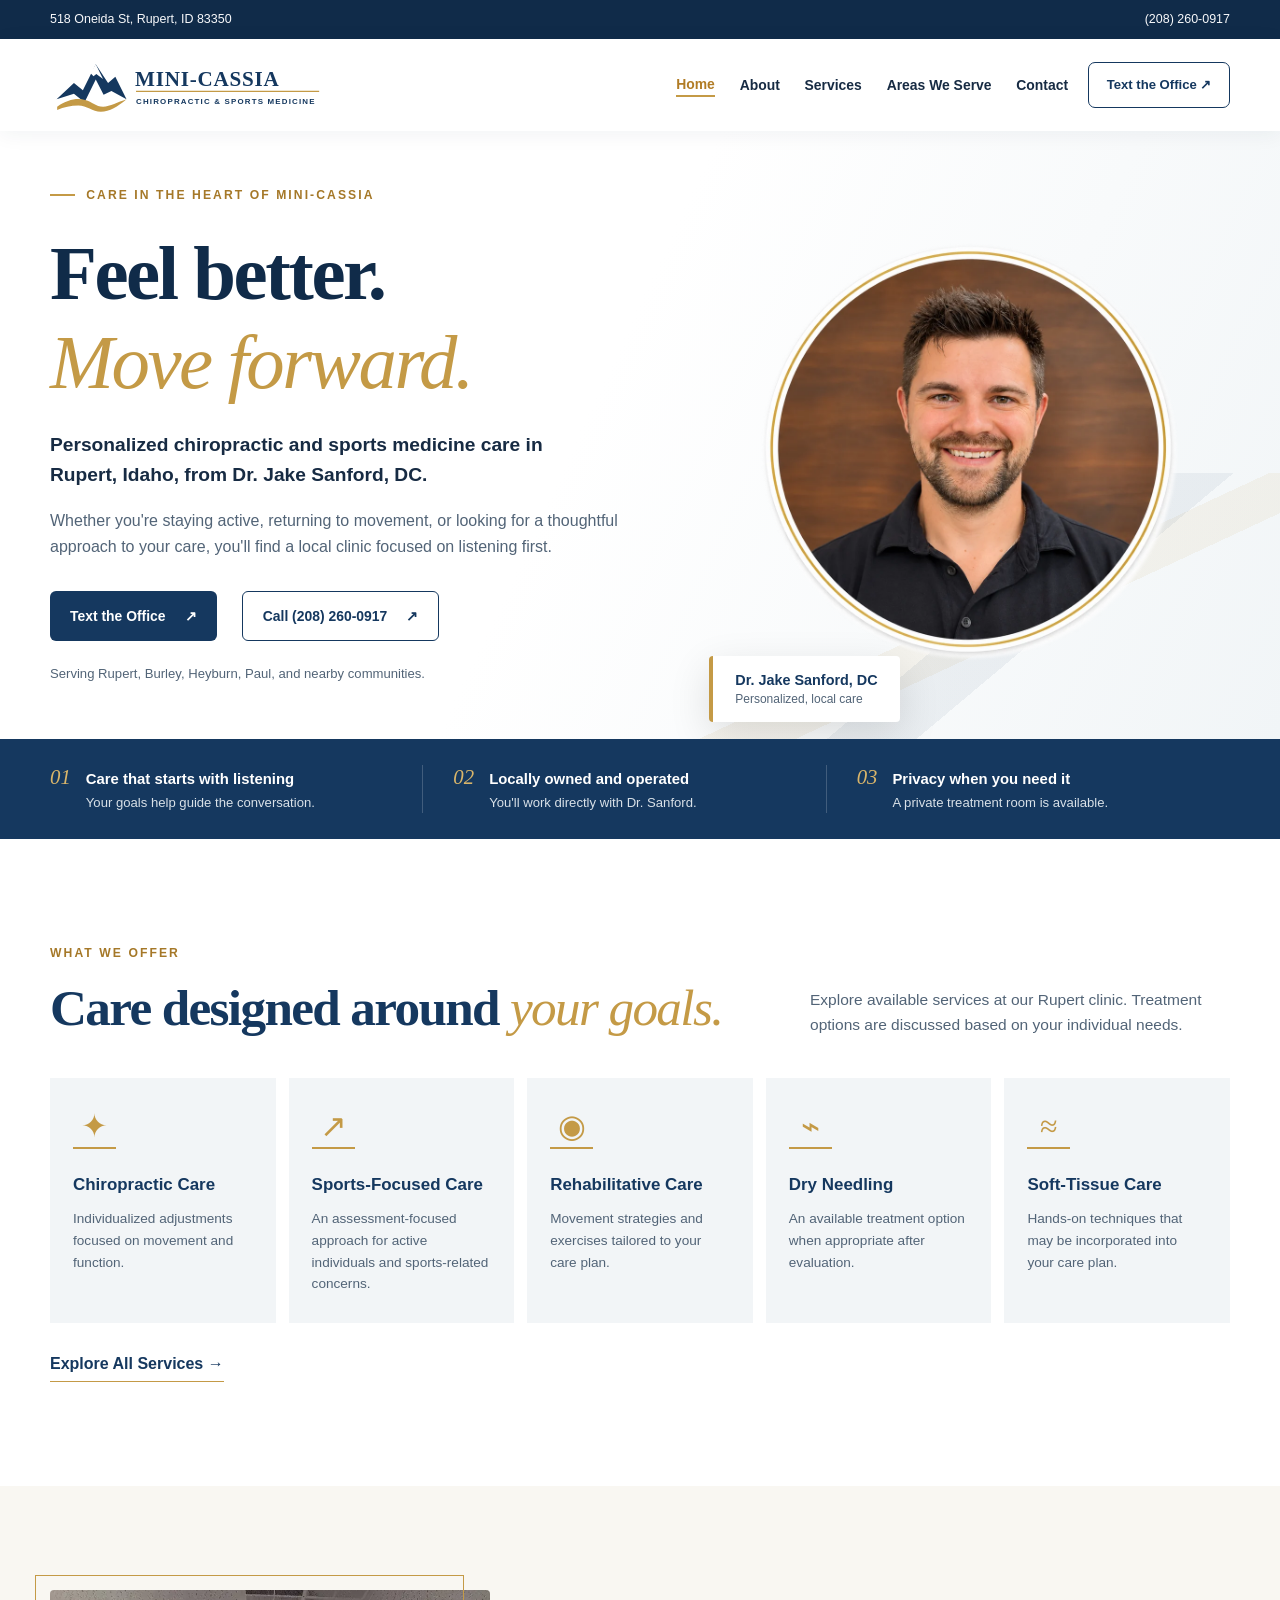
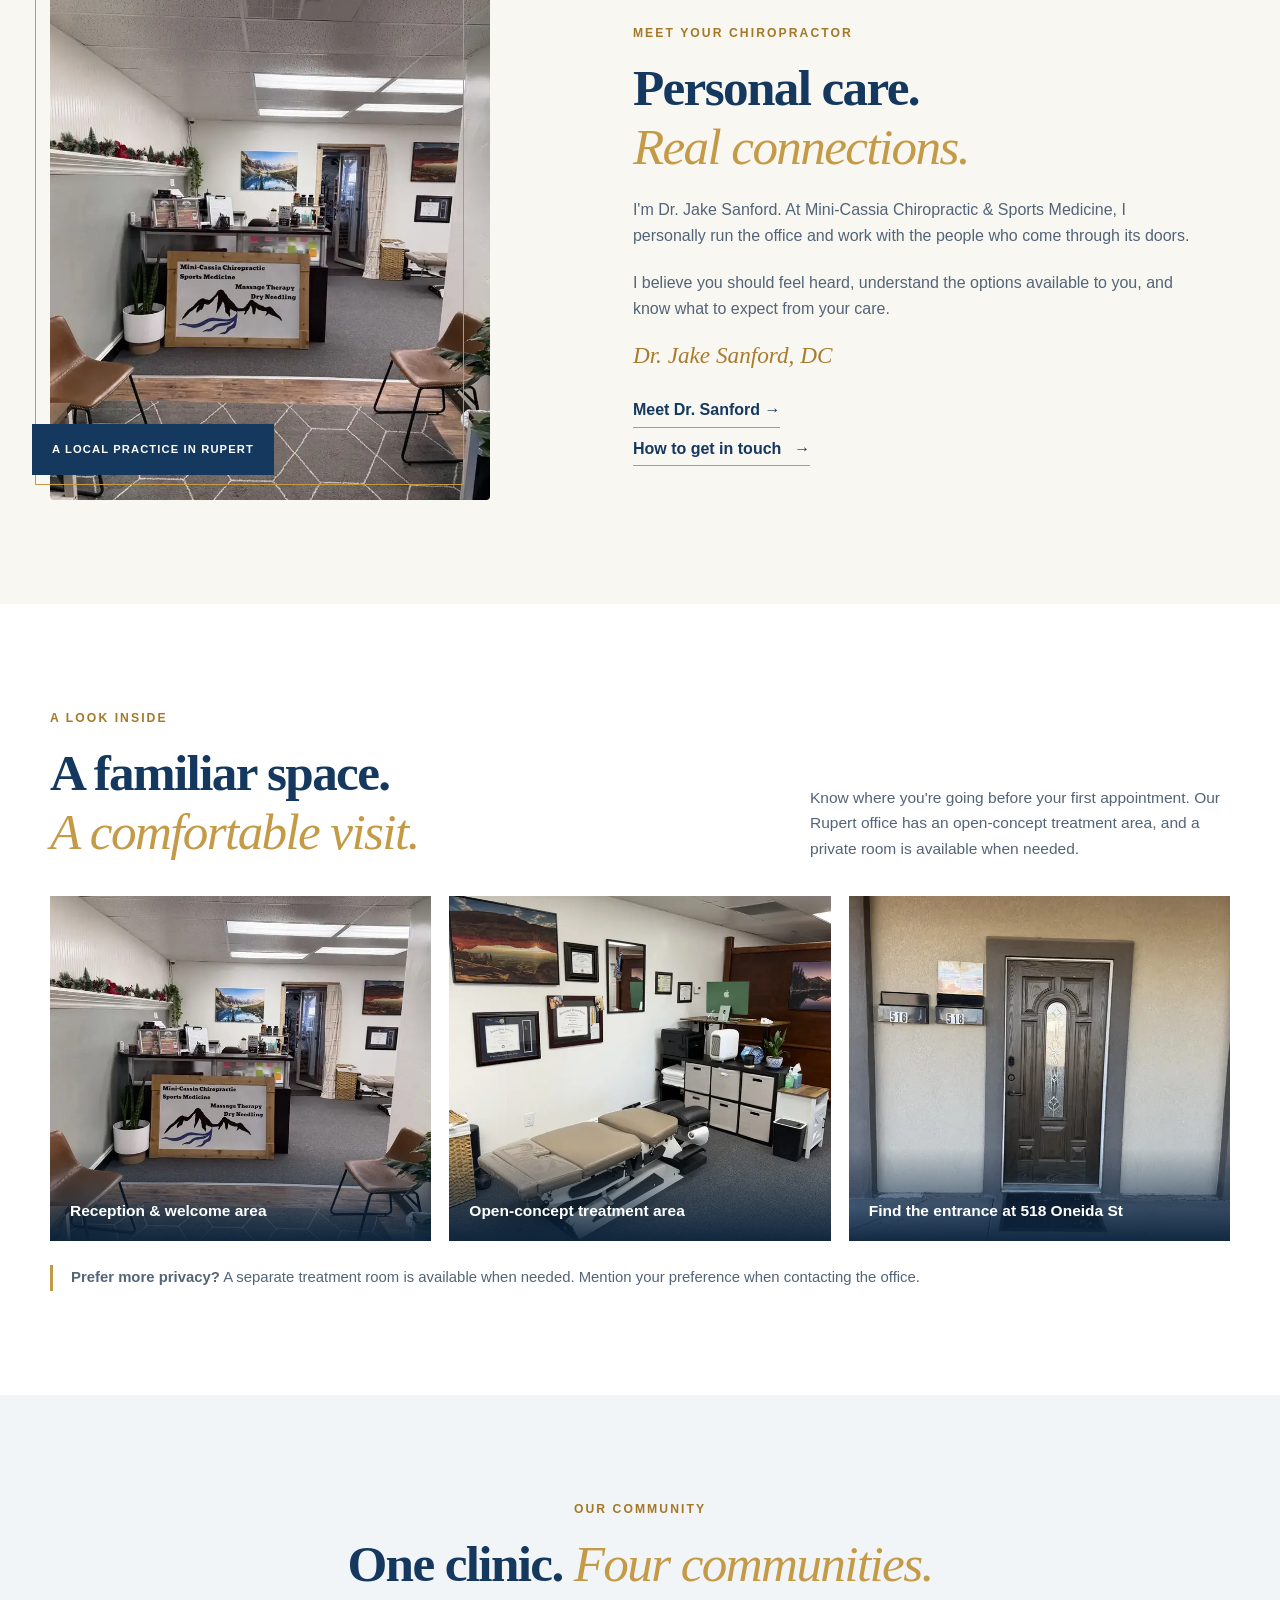
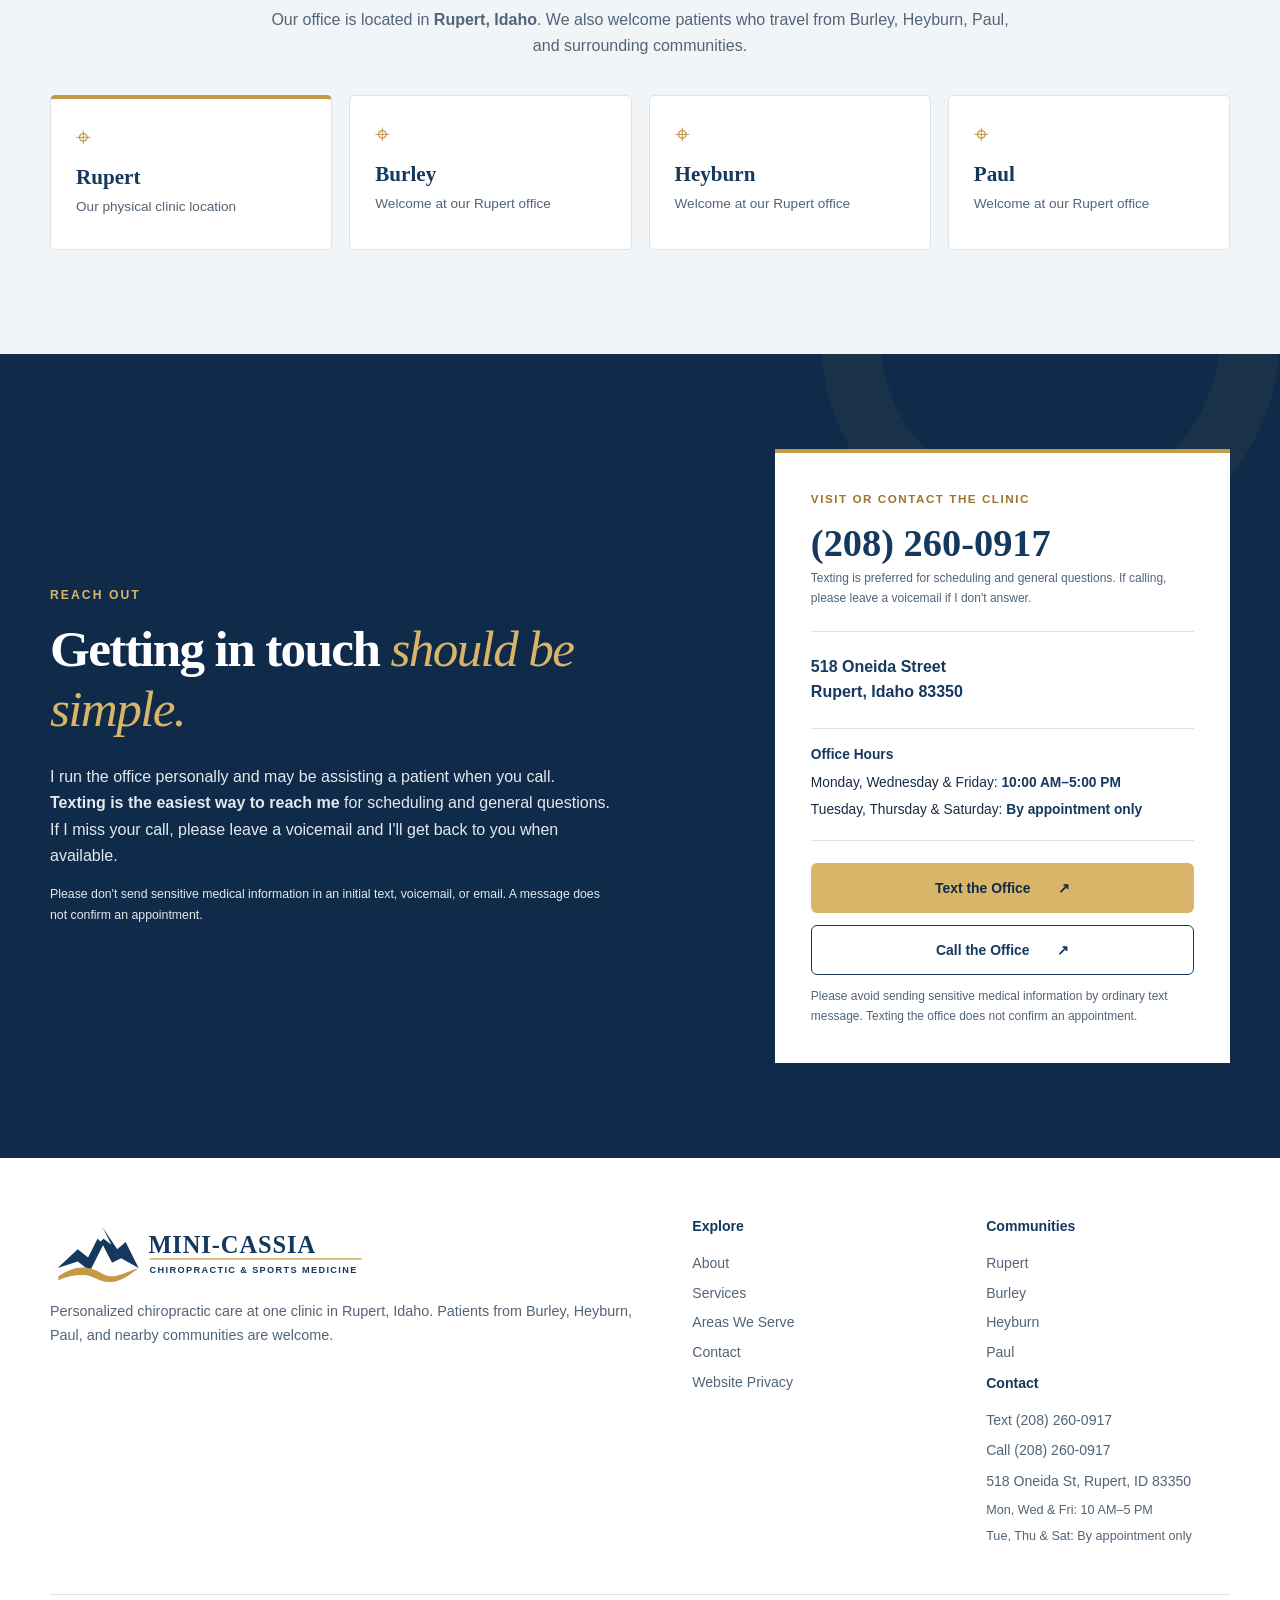
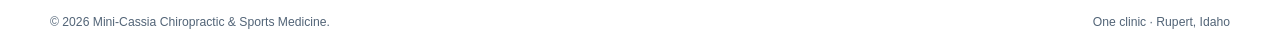
<file: index.html>
<!doctype html>
<html lang="en">
<head>
  <meta charset="utf-8">
  <meta name="viewport" content="width=device-width, initial-scale=1">
  <meta name="theme-color" content="#15385F">
  <meta name="description" content="Visit Mini-Cassia Chiropractic & Sports Medicine in Rupert, Idaho. Meet Dr. Jake Sanford, explore our care, and find contact information for our local clinic.">
  <meta property="og:type" content="website">
  <meta property="og:site_name" content="Mini-Cassia Chiropractic & Sports Medicine">
  <meta property="og:title" content="Mini-Cassia Chiropractic & Sports Medicine | Rupert, Idaho">
  <meta property="og:description" content="Personalized chiropractic and movement-focused care at our Rupert, Idaho clinic, welcoming patients from Burley, Heyburn, Paul, and nearby communities.">
  <meta property="og:url" content="https://minicassiachiropractic.com/">
  <meta property="og:image" content="https://minicassiachiropractic.com/assets/images/clinic-reception.webp">
  <link rel="canonical" href="https://minicassiachiropractic.com/">
  <link rel="icon" type="image/svg+xml" href="favicon.svg">
  <title>Chiropractor in Rupert, Idaho | Mini-Cassia Chiropractic & Sports Medicine</title>
  <link rel="stylesheet" href="assets/css/site.css">
  <script type="application/ld+json">{"@context":"https://schema.org","@type":"MedicalBusiness","name":"Mini-Cassia Chiropractic & Sports Medicine","url":"https://minicassiachiropractic.com/","telephone":"+1-208-260-0917","address":{"@type":"PostalAddress","streetAddress":"518 Oneida St","addressLocality":"Rupert","addressRegion":"ID","postalCode":"83350","addressCountry":"US"},"areaServed":[{"@type":"City","name":"Rupert"},{"@type":"City","name":"Burley"},{"@type":"City","name":"Heyburn"},{"@type":"City","name":"Paul"}],"openingHoursSpecification":[{"@type":"OpeningHoursSpecification","dayOfWeek":["Monday","Wednesday","Friday"],"opens":"10:00","closes":"17:00"}]}</script>
</head>
<body>
  <a class="skip-link" href="#main-content">Skip to main content</a>
  <div class="utility-bar"><div class="container utility-inner">
  <span class="utility-address">518 Oneida St, Rupert, ID 83350</span>
  <a href="tel:+12082600917">(208) 260-0917</a>
</div></div>
<header class="site-header" id="top"><div class="container header-inner">
  <a href="./" class="brand" aria-label="Mini-Cassia Chiropractic and Sports Medicine homepage"><img src="assets/brand/logo-horizontal.svg" alt="Mini-Cassia Chiropractic &amp; Sports Medicine" width="540" height="120"></a>
  <nav class="desktop-nav" aria-label="Main navigation"><a href="./" class="selected" aria-current="page">Home</a><a href="about/">About</a><a href="services/">Services</a><a href="areas-we-serve/">Areas We Serve</a><a href="contact/">Contact</a></nav>
  <a class="header-contact" href="sms:+12082600917">Text the Office <span aria-hidden="true">↗</span></a>
  <details class="mobile-nav" id="mobile-nav"><summary aria-label="Open navigation menu"><span></span><span></span><span></span></summary><nav aria-label="Mobile navigation"><a href="./" aria-current="page">Home</a><a href="about/">About</a><a href="services/">Services</a><a href="areas-we-serve/">Areas We Serve</a><a href="contact/">Contact</a><a href="sms:+12082600917">Text the Office</a><a href="tel:+12082600917">Call the Office</a></nav></details>
</div></header>
  <main id="main-content">
    <section class="hero" aria-labelledby="hero-title">
      <div class="hero-mountain" aria-hidden="true"></div>
      <div class="container hero-grid">
        <div class="hero-copy">
          <p class="eyebrow"><span class="eyebrow-line"></span> CARE IN THE HEART OF MINI-CASSIA</p>
          <h1 id="hero-title">Feel better.<br><em>Move forward.</em></h1>
          <p class="hero-lead">Personalized chiropractic and sports medicine care in Rupert, Idaho, from Dr. Jake Sanford, DC.</p>
          <p class="hero-sub">Whether you're staying active, returning to movement, or looking for a thoughtful approach to your care, you'll find a local clinic focused on listening first.</p>
          <div class="hero-actions"><a class="button button-navy" href="sms:+12082600917">Text the Office <span aria-hidden="true">↗</span></a><a class="button button-outline" href="tel:+12082600917">Call (208) 260-0917 <span aria-hidden="true">↗</span></a></div>
          <p class="hero-hint">Serving Rupert, Burley, Heyburn, Paul, and nearby communities.</p>
        </div>
        <div class="hero-portrait-wrap">
          <div class="portrait-arc" aria-hidden="true"></div>
          <figure class="portrait-card"><img src="assets/images/dr-jake-sanford-smiling.webp" alt="Dr. Jake Sanford smiling, chiropractor at Mini-Cassia Chiropractic & Sports Medicine" width="900" height="900" fetchpriority="high"></figure>
          <div class="portrait-tag"><span class="portrait-tag-gold"></span><strong>Dr. Jake Sanford, DC</strong><small>Personalized, local care</small></div>
        </div>
      </div>
    </section>
    <section class="intro-band" aria-label="Why patients visit our clinic"><div class="container benefit-grid">
      <div class="benefit"><span class="benefit-number">01</span><div><strong>Care that starts with listening</strong><span>Your goals help guide the conversation.</span></div></div>
      <div class="benefit"><span class="benefit-number">02</span><div><strong>Locally owned and operated</strong><span>You'll work directly with Dr. Sanford.</span></div></div>
      <div class="benefit"><span class="benefit-number">03</span><div><strong>Privacy when you need it</strong><span>A private treatment room is available.</span></div></div>
    </div></section>
    <section class="section services-section" id="services" aria-labelledby="services-title"><div class="container">
      <div class="section-heading"><div><p class="section-kicker">WHAT WE OFFER</p><h2 id="services-title">Care designed around <em>your goals.</em></h2></div><p>Explore available services at our Rupert clinic. Treatment options are discussed based on your individual needs.</p></div>
      <div class="service-grid">
        <article class="service-card"><span class="service-icon" aria-hidden="true">✦</span><h3>Chiropractic Care</h3><p>Individualized adjustments focused on movement and function.</p></article>
        <article class="service-card"><span class="service-icon" aria-hidden="true">↗</span><h3>Sports-Focused Care</h3><p>An assessment-focused approach for active individuals and sports-related concerns.</p></article>
        <article class="service-card"><span class="service-icon" aria-hidden="true">◉</span><h3>Rehabilitative Care</h3><p>Movement strategies and exercises tailored to your care plan.</p></article>
        <article class="service-card"><span class="service-icon" aria-hidden="true">⌁</span><h3>Dry Needling</h3><p>An available treatment option when appropriate after evaluation.</p></article>
        <article class="service-card"><span class="service-icon" aria-hidden="true">≈</span><h3>Soft-Tissue Care</h3><p>Hands-on techniques that may be incorporated into your care plan.</p></article>
      </div>
    <p style="margin-top:28px"><a class="text-link" href="services/">Explore All Services →</a></p></div></section>
    <section class="section story-section" id="about" aria-labelledby="about-title"><div class="container story-grid">
      <div class="story-photo"><img src="assets/images/clinic-reception.webp" alt="Reception area at Mini-Cassia Chiropractic & Sports Medicine in Rupert" width="885" height="1180" loading="lazy"><span class="story-photo-tag">A LOCAL PRACTICE IN RUPERT</span></div>
      <div class="story-copy"><p class="section-kicker">MEET YOUR CHIROPRACTOR</p><h2 id="about-title">Personal care.<br><em>Real connections.</em></h2><p>I'm Dr. Jake Sanford. At Mini-Cassia Chiropractic & Sports Medicine, I personally run the office and work with the people who come through its doors.</p><p>I believe you should feel heard, understand the options available to you, and know what to expect from your care.</p><div class="story-signature">Dr. Jake Sanford, DC</div><p><a class="text-link" href="about/">Meet Dr. Sanford →</a></p><a href="contact/" class="text-link">How to get in touch <span aria-hidden="true">→</span></a></div>
    </div></section>
    <section class="section clinic-section" id="clinic" aria-labelledby="clinic-title"><div class="container"><div class="section-heading clinic-heading"><div><p class="section-kicker">A LOOK INSIDE</p><h2 id="clinic-title">A familiar space.<br><em>A comfortable visit.</em></h2></div><p>Know where you're going before your first appointment. Our Rupert office has an open-concept treatment area, and a private room is available when needed.</p></div>
      <div class="photo-grid"><figure><img src="assets/images/clinic-reception.webp" alt="The clinic reception desk and waiting area" width="885" height="1180" loading="lazy"><figcaption>Reception &amp; welcome area</figcaption></figure><figure><img src="assets/images/open-treatment-area.webp" alt="Open-concept treatment area with chiropractic adjustment table" width="900" height="1200" loading="lazy"><figcaption>Open-concept treatment area</figcaption></figure><figure><img src="assets/images/clinic-entrance.webp" alt="Clinic entrance with address number 518 near the front door" width="900" height="1200" loading="lazy"><figcaption>Find the entrance at 518 Oneida St</figcaption></figure></div>
      <p class="privacy-line"><strong>Prefer more privacy?</strong> A separate treatment room is available when needed. Mention your preference when contacting the office.</p>
    </div></section>
    <section class="section area-section" id="areas" aria-labelledby="areas-title"><div class="container"><div class="area-header"><p class="section-kicker">OUR COMMUNITY</p><h2 id="areas-title">One clinic. <em>Four communities.</em></h2><p>Our office is located in <strong>Rupert, Idaho</strong>. We also welcome patients who travel from Burley, Heyburn, Paul, and surrounding communities.</p></div><div class="area-grid"><a class="area-card primary-area" href="areas-we-serve/rupert/"><span class="location-icon" aria-hidden="true">⌖</span><h3>Rupert</h3><p>Our physical clinic location</p></a><a class="area-card" href="areas-we-serve/burley/"><span class="location-icon" aria-hidden="true">⌖</span><h3>Burley</h3><p>Welcome at our Rupert office</p></a><a class="area-card" href="areas-we-serve/heyburn/"><span class="location-icon" aria-hidden="true">⌖</span><h3>Heyburn</h3><p>Welcome at our Rupert office</p></a><a class="area-card" href="areas-we-serve/paul/"><span class="location-icon" aria-hidden="true">⌖</span><h3>Paul</h3><p>Welcome at our Rupert office</p></a></div></div></section>
    <section class="contact-section" id="contact" aria-labelledby="contact-title"><div class="container contact-grid"><div><p class="section-kicker section-kicker-gold">REACH OUT</p><h2 id="contact-title">Getting in touch <em>should be simple.</em></h2><p>I run the office personally and may be assisting a patient when you call. <strong>Texting is the easiest way to reach me</strong> for scheduling and general questions. If I miss your call, please leave a voicemail and I'll get back to you when available.</p><p class="contact-warning">Please don't send sensitive medical information in an initial text, voicemail, or email. A message does not confirm an appointment.</p></div><div class="contact-card"><span class="contact-card-heading">VISIT OR CONTACT THE CLINIC</span><a class="phone-number" href="tel:+12082600917">(208) 260-0917</a><span class="contact-caption">Texting is preferred for scheduling and general questions. If calling, please leave a voicemail if I don't answer.</span><div class="contact-divider"></div><address>518 Oneida Street<br>Rupert, Idaho 83350</address><div class="office-hours"><strong class="office-hours-label">Office Hours</strong><p>Monday, Wednesday &amp; Friday: <strong>10:00 AM–5:00 PM</strong></p><p>Tuesday, Thursday &amp; Saturday: <strong>By appointment only</strong></p></div><a class="button button-gold" href="sms:+12082600917">Text the Office <span aria-hidden="true">↗</span></a><a class="button button-outline" href="tel:+12082600917">Call the Office <span aria-hidden="true">↗</span></a><p class="contact-caption">Please avoid sending sensitive medical information by ordinary text message. Texting the office does not confirm an appointment.</p></div></div></section>
  </main>
  <footer class="site-footer"><div class="container footer-inner">
    <div class="footer-brand"><a href="./"><img src="assets/brand/logo-horizontal.svg" width="540" height="120" alt="Mini-Cassia Chiropractic and Sports Medicine"></a><p>Personalized chiropractic care at one clinic in Rupert, Idaho. Patients from Burley, Heyburn, Paul, and nearby communities are welcome.</p></div>
    <div class="footer-links"><strong>Explore</strong><a href="about/">About</a><a href="services/">Services</a><a href="areas-we-serve/">Areas We Serve</a><a href="contact/">Contact</a><a href="privacy/">Website Privacy</a></div>
    <div class="footer-links"><strong>Communities</strong><a href="areas-we-serve/rupert/">Rupert</a><a href="areas-we-serve/burley/">Burley</a><a href="areas-we-serve/heyburn/">Heyburn</a><a href="areas-we-serve/paul/">Paul</a><strong>Contact</strong><a href="sms:+12082600917">Text (208) 260-0917</a><a href="tel:+12082600917">Call (208) 260-0917</a><span>518 Oneida St, Rupert, ID 83350</span><span class="footer-hours">Mon, Wed &amp; Fri: 10 AM–5 PM</span><span class="footer-hours">Tue, Thu &amp; Sat: By appointment only</span></div>
</div><div class="container footer-bottom"><span>© <span id="copyright-year">2026</span> Mini-Cassia Chiropractic &amp; Sports Medicine.</span><span>One clinic · Rupert, Idaho</span></div></footer>

  <script src="assets/js/site.js" defer></script>
</body>
</html>
</file>
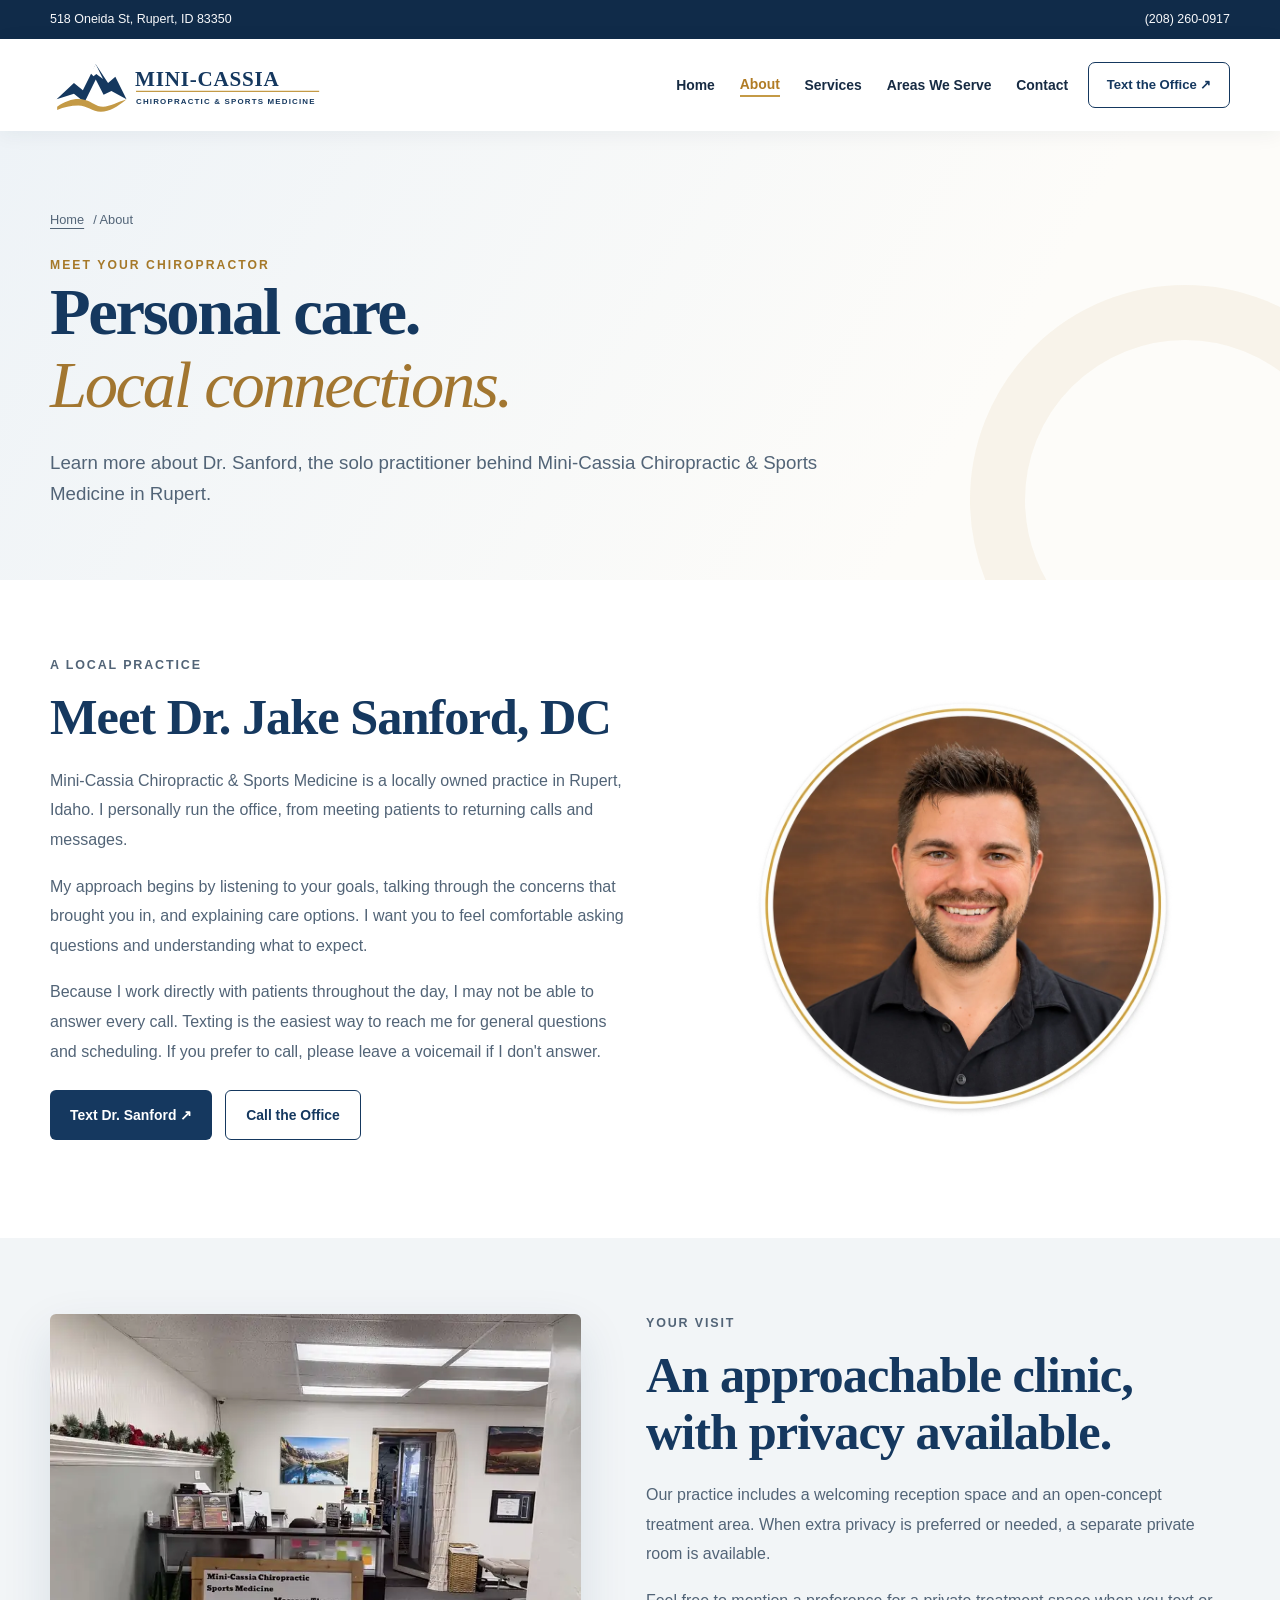
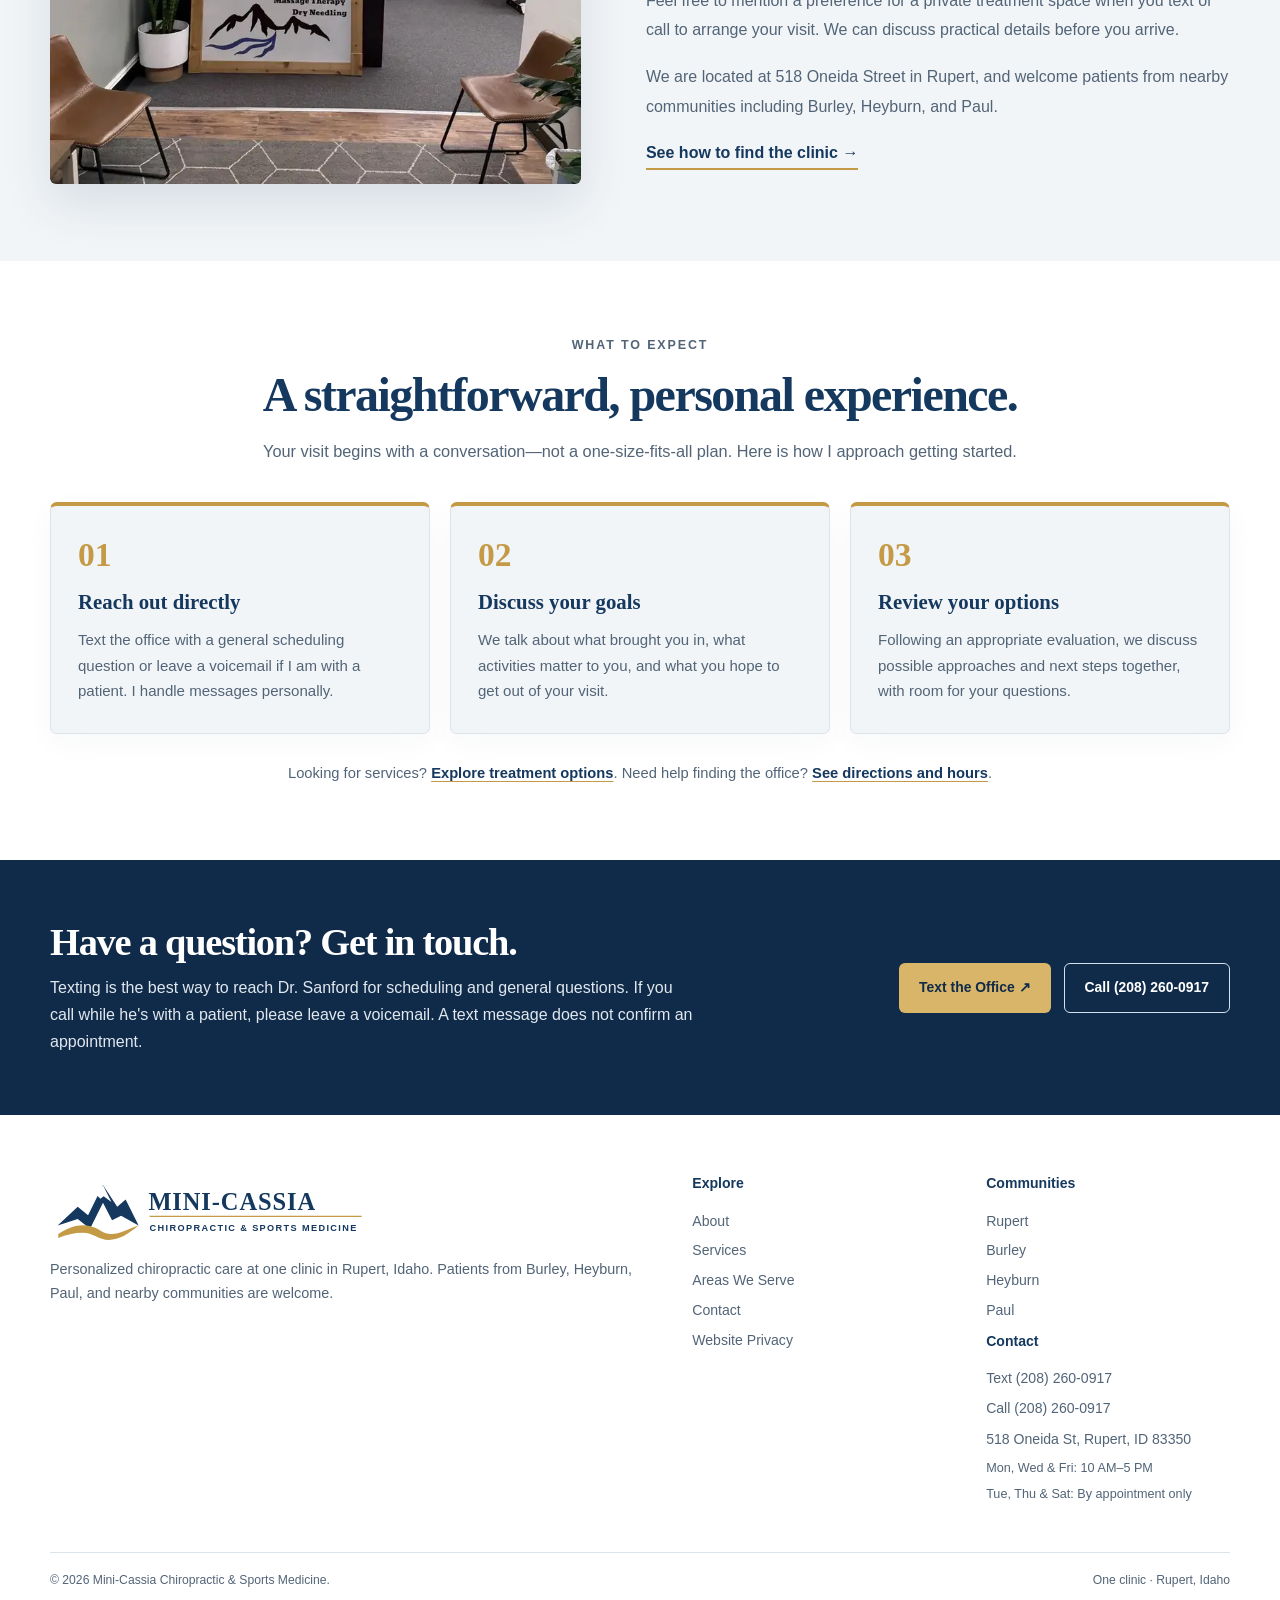
<file: about/index.html>
<!doctype html>
<html lang="en">
<head>
  <meta charset="utf-8">
  <meta name="viewport" content="width=device-width, initial-scale=1">
  <meta name="theme-color" content="#15385F">
  <title>About | Mini-Cassia Chiropractic & Sports Medicine</title>
  <meta name="description" content="Meet Dr. Jake Sanford, DC, at Mini-Cassia Chiropractic &amp; Sports Medicine in Rupert, Idaho. Learn about the clinic and what to expect from your visit.">
  <link rel="canonical" href="https://minicassiachiropractic.com/about/">
  <meta property="og:type" content="website"><meta property="og:site_name" content="Mini-Cassia Chiropractic & Sports Medicine">
  <meta property="og:title" content="About">
  <meta property="og:description" content="Meet Dr. Jake Sanford, DC, at Mini-Cassia Chiropractic &amp; Sports Medicine in Rupert, Idaho. Learn about the clinic and what to expect from your visit.">
  <meta property="og:url" content="https://minicassiachiropractic.com/about/">
  <meta property="og:image" content="https://minicassiachiropractic.com/assets/images/dr-jake-sanford-smiling.webp">
  <link rel="icon" type="image/svg+xml" href="../favicon.svg">
  <link rel="stylesheet" href="../assets/css/site.css">
  <script type="application/ld+json">{"@context":"https://schema.org","@type":"MedicalBusiness","name":"Mini-Cassia Chiropractic & Sports Medicine","url":"https://minicassiachiropractic.com/","telephone":"+12082600917","address":{"@type":"PostalAddress","streetAddress":"518 Oneida St","addressLocality":"Rupert","addressRegion":"ID","postalCode":"83350","addressCountry":"US"},"areaServed":[{"@type":"City","name":"Rupert"},{"@type":"City","name":"Burley"},{"@type":"City","name":"Heyburn"},{"@type":"City","name":"Paul"}],"openingHoursSpecification":[{"@type":"OpeningHoursSpecification","dayOfWeek":["Monday","Wednesday","Friday"],"opens":"10:00","closes":"17:00"}]}</script>
</head>
<body>
<a class="skip-link" href="#main-content">Skip to main content</a>
<div class="utility-bar"><div class="container utility-inner">
  <span class="utility-address">518 Oneida St, Rupert, ID 83350</span>
  <a href="tel:+12082600917">(208) 260-0917</a>
</div></div>
<header class="site-header" id="top"><div class="container header-inner">
  <a href="../" class="brand" aria-label="Mini-Cassia Chiropractic and Sports Medicine homepage"><img src="../assets/brand/logo-horizontal.svg" alt="Mini-Cassia Chiropractic &amp; Sports Medicine" width="540" height="120"></a>
  <nav class="desktop-nav" aria-label="Main navigation"><a href="../">Home</a><a href="../about/" class="selected" aria-current="page">About</a><a href="../services/">Services</a><a href="../areas-we-serve/">Areas We Serve</a><a href="../contact/">Contact</a></nav>
  <a class="header-contact" href="sms:+12082600917">Text the Office <span aria-hidden="true">↗</span></a>
  <details class="mobile-nav" id="mobile-nav"><summary aria-label="Open navigation menu"><span></span><span></span><span></span></summary><nav aria-label="Mobile navigation"><a href="../">Home</a><a href="../about/" aria-current="page">About</a><a href="../services/">Services</a><a href="../areas-we-serve/">Areas We Serve</a><a href="../contact/">Contact</a><a href="sms:+12082600917">Text the Office</a><a href="tel:+12082600917">Call the Office</a></nav></details>
</div></header>
<main id="main-content">
<section class="page-hero"><div class="container"><nav class="breadcrumb" aria-label="Breadcrumb"><a href="../">Home</a> / About</nav><p class="section-kicker">MEET YOUR CHIROPRACTOR</p><h1>Personal care.<br><em>Local connections.</em></h1><p class="lead">Learn more about Dr. Sanford, the solo practitioner behind Mini-Cassia Chiropractic & Sports Medicine in Rupert.</p></div></section>
<section class="page-section"><div class="container two-column"><div class="content-copy"><p class="small-kicker">A LOCAL PRACTICE</p><h2>Meet Dr. Jake Sanford, DC</h2><p>Mini-Cassia Chiropractic &amp; Sports Medicine is a locally owned practice in Rupert, Idaho. I personally run the office, from meeting patients to returning calls and messages.</p><p>My approach begins by listening to your goals, talking through the concerns that brought you in, and explaining care options. I want you to feel comfortable asking questions and understanding what to expect.</p><p>Because I work directly with patients throughout the day, I may not be able to answer every call. Texting is the easiest way to reach me for general questions and scheduling. If you prefer to call, please leave a voicemail if I don't answer.</p><div class="contact-actions"><a class="button button-navy" href="sms:+12082600917">Text Dr. Sanford ↗</a><a class="button button-outline" href="tel:+12082600917">Call the Office</a></div></div><div><img class="content-photo portrait" src="../assets/images/dr-jake-sanford-smiling.webp" alt="Dr. Jake Sanford smiling, chiropractor in Rupert, Idaho" width="900" height="900"></div></div></section>
<section class="page-section light-section"><div class="container two-column reverse"><div><img class="content-photo" src="../assets/images/clinic-reception.webp" alt="Reception and waiting area at Mini-Cassia Chiropractic" width="885" height="1180" loading="lazy"></div><div class="content-copy"><p class="small-kicker">YOUR VISIT</p><h2>An approachable clinic, with privacy available.</h2><p>Our practice includes a welcoming reception space and an open-concept treatment area. When extra privacy is preferred or needed, a separate private room is available.</p><p>Feel free to mention a preference for a private treatment space when you text or call to arrange your visit. We can discuss practical details before you arrive.</p><p>We are located at 518 Oneida Street in Rupert, and welcome patients from nearby communities including Burley, Heyburn, and Paul.</p><p><a class="direction-link" href="../contact/">See how to find the clinic →</a></p></div></div></section>
<section class="page-section page-detail-section" aria-labelledby="first-visit-title"><div class="container"><div class="page-heading-centered"><p class="small-kicker">WHAT TO EXPECT</p><h2 id="first-visit-title">A straightforward, personal experience.</h2><p>Your visit begins with a conversation—not a one-size-fits-all plan. Here is how I approach getting started.</p></div><div class="detail-steps"><article class="detail-step"><span class="step-index" aria-hidden="true">01</span><h3>Reach out directly</h3><p>Text the office with a general scheduling question or leave a voicemail if I am with a patient. I handle messages personally.</p></article>
<article class="detail-step"><span class="step-index" aria-hidden="true">02</span><h3>Discuss your goals</h3><p>We talk about what brought you in, what activities matter to you, and what you hope to get out of your visit.</p></article>
<article class="detail-step"><span class="step-index" aria-hidden="true">03</span><h3>Review your options</h3><p>Following an appropriate evaluation, we discuss possible approaches and next steps together, with room for your questions.</p></article></div><p class="detail-note">Looking for services? <a href="../services/">Explore treatment options</a>. Need help finding the office? <a href="../contact/">See directions and hours</a>.</p></div></section>
<section class="cta-band"><div class="container cta-inner"><div><h2>Have a question? Get in touch.</h2><p>Texting is the best way to reach Dr. Sanford for scheduling and general questions. If you call while he's with a patient, please leave a voicemail. A text message does not confirm an appointment.</p></div><div class="contact-actions"><a class="button button-gold" href="sms:+12082600917">Text the Office ↗</a><a class="button button-outline" href="tel:+12082600917">Call (208) 260-0917</a></div></div></section>
</main>
<footer class="site-footer"><div class="container footer-inner">
    <div class="footer-brand"><a href="../"><img src="../assets/brand/logo-horizontal.svg" width="540" height="120" alt="Mini-Cassia Chiropractic and Sports Medicine"></a><p>Personalized chiropractic care at one clinic in Rupert, Idaho. Patients from Burley, Heyburn, Paul, and nearby communities are welcome.</p></div>
    <div class="footer-links"><strong>Explore</strong><a href="../about/">About</a><a href="../services/">Services</a><a href="../areas-we-serve/">Areas We Serve</a><a href="../contact/">Contact</a><a href="../privacy/">Website Privacy</a></div>
    <div class="footer-links"><strong>Communities</strong><a href="../areas-we-serve/rupert/">Rupert</a><a href="../areas-we-serve/burley/">Burley</a><a href="../areas-we-serve/heyburn/">Heyburn</a><a href="../areas-we-serve/paul/">Paul</a><strong>Contact</strong><a href="sms:+12082600917">Text (208) 260-0917</a><a href="tel:+12082600917">Call (208) 260-0917</a><span>518 Oneida St, Rupert, ID 83350</span><span class="footer-hours">Mon, Wed &amp; Fri: 10 AM–5 PM</span><span class="footer-hours">Tue, Thu &amp; Sat: By appointment only</span></div>
</div><div class="container footer-bottom"><span>© <span id="copyright-year">2026</span> Mini-Cassia Chiropractic &amp; Sports Medicine.</span><span>One clinic · Rupert, Idaho</span></div></footer>
<script src="../assets/js/site.js" defer></script>
</body></html>
</file>
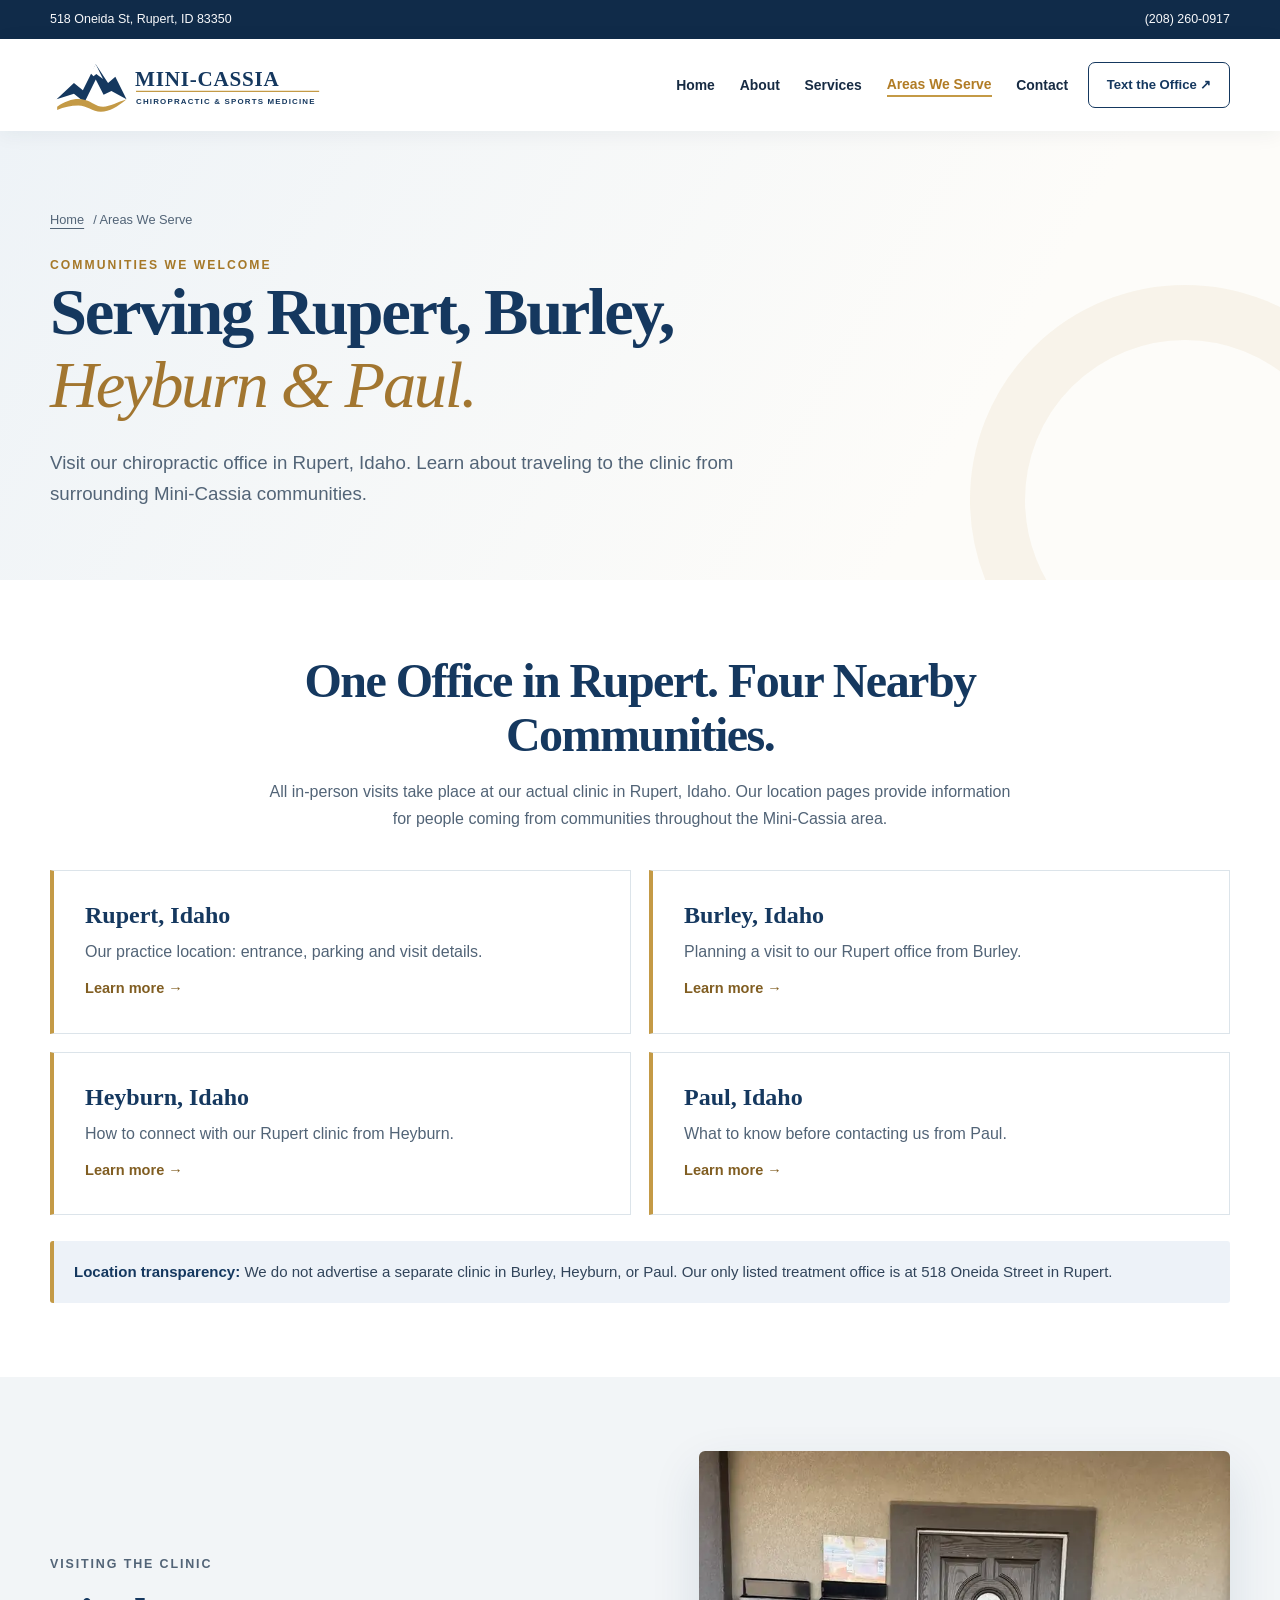
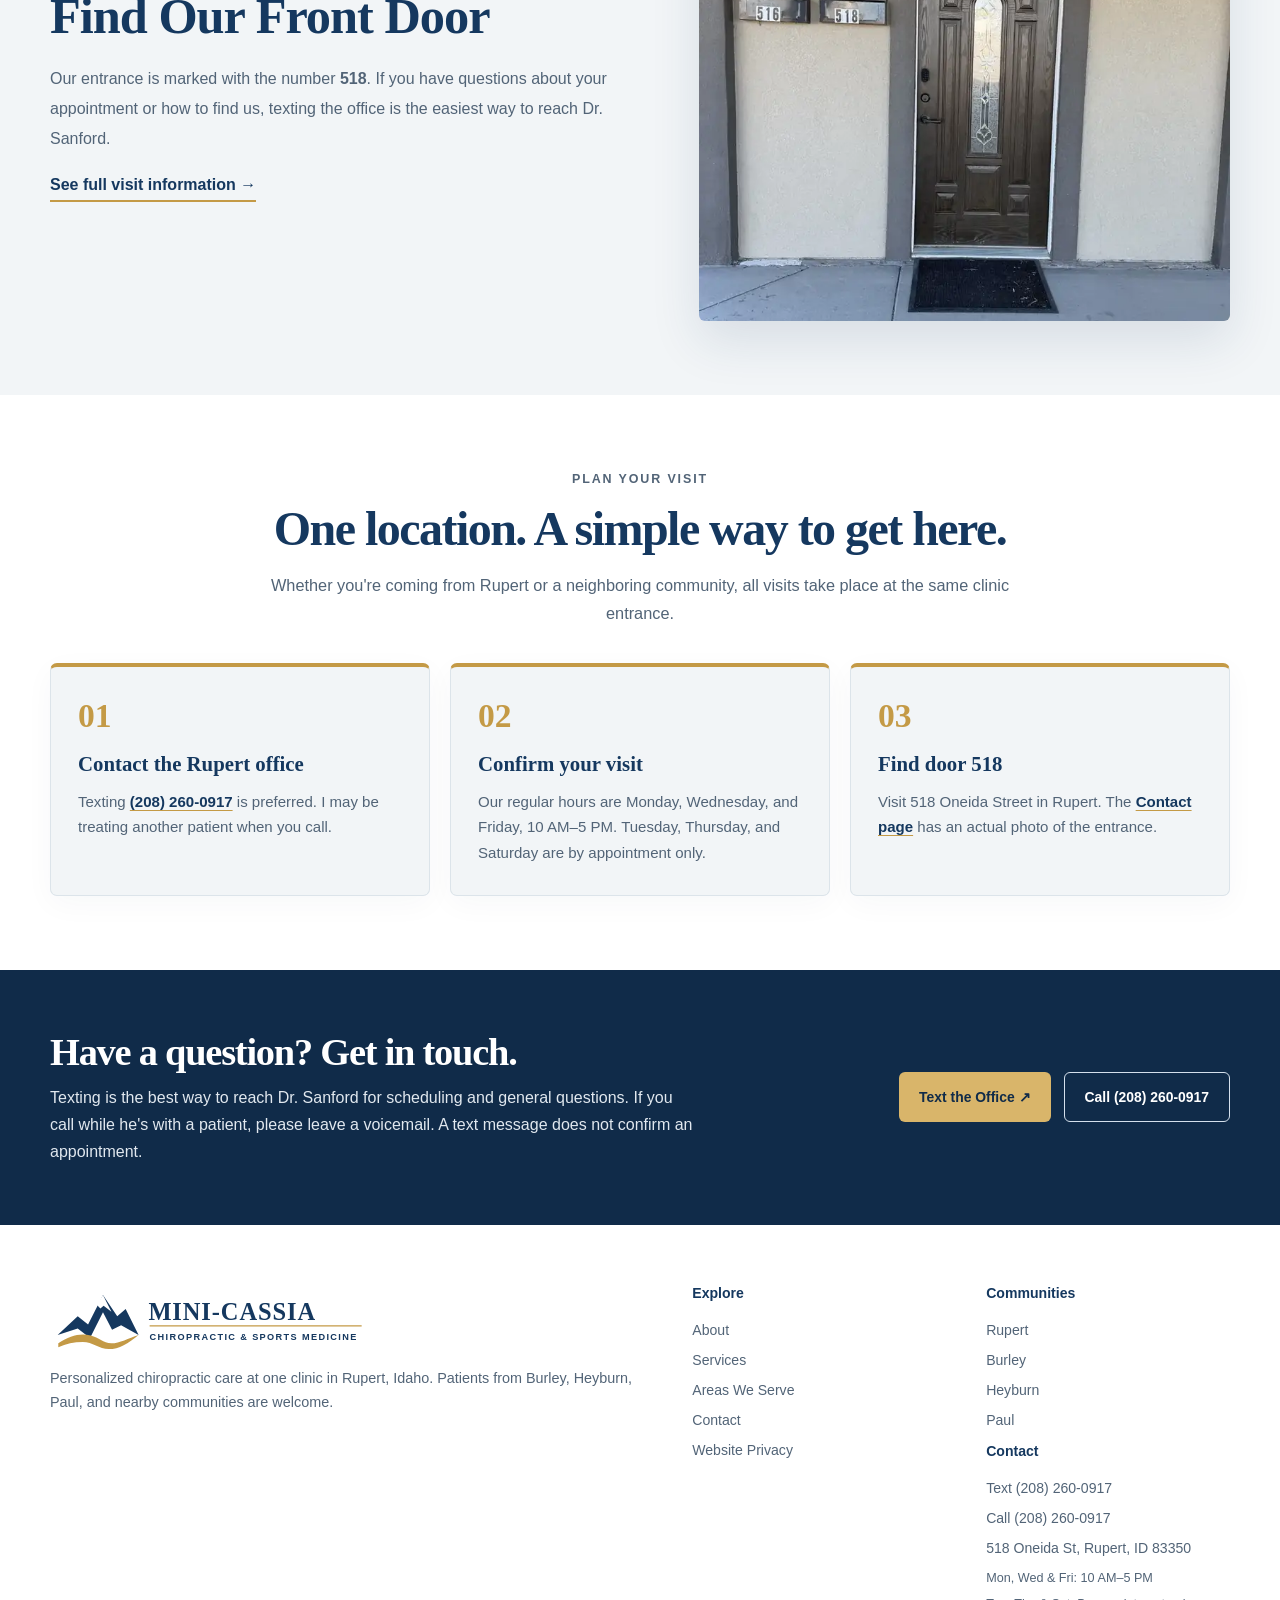
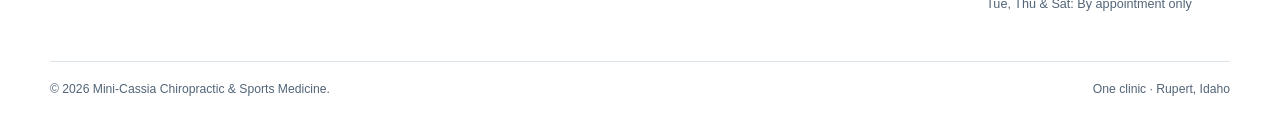
<file: areas-we-serve/index.html>
<!doctype html>
<html lang="en">
<head>
  <meta charset="utf-8">
  <meta name="viewport" content="width=device-width, initial-scale=1">
  <meta name="theme-color" content="#15385F">
  <title>Areas We Serve | Mini-Cassia Chiropractic & Sports Medicine</title>
  <meta name="description" content="Mini-Cassia Chiropractic is in Rupert, Idaho, and welcomes patients from nearby Burley, Heyburn and Paul. Find clinic location and contact details.">
  <link rel="canonical" href="https://minicassiachiropractic.com/areas-we-serve/">
  <meta property="og:type" content="website"><meta property="og:site_name" content="Mini-Cassia Chiropractic & Sports Medicine">
  <meta property="og:title" content="Areas We Serve">
  <meta property="og:description" content="Mini-Cassia Chiropractic is in Rupert, Idaho, and welcomes patients from nearby Burley, Heyburn and Paul. Find clinic location and contact details.">
  <meta property="og:url" content="https://minicassiachiropractic.com/areas-we-serve/">
  <meta property="og:image" content="https://minicassiachiropractic.com/assets/images/clinic-reception.webp">
  <link rel="icon" type="image/svg+xml" href="../favicon.svg">
  <link rel="stylesheet" href="../assets/css/site.css">
  <script type="application/ld+json">{"@context":"https://schema.org","@type":"MedicalBusiness","name":"Mini-Cassia Chiropractic & Sports Medicine","url":"https://minicassiachiropractic.com/","telephone":"+12082600917","address":{"@type":"PostalAddress","streetAddress":"518 Oneida St","addressLocality":"Rupert","addressRegion":"ID","postalCode":"83350","addressCountry":"US"},"areaServed":[{"@type":"City","name":"Rupert"},{"@type":"City","name":"Burley"},{"@type":"City","name":"Heyburn"},{"@type":"City","name":"Paul"}],"openingHoursSpecification":[{"@type":"OpeningHoursSpecification","dayOfWeek":["Monday","Wednesday","Friday"],"opens":"10:00","closes":"17:00"}]}</script>
</head>
<body>
<a class="skip-link" href="#main-content">Skip to main content</a>
<div class="utility-bar"><div class="container utility-inner">
  <span class="utility-address">518 Oneida St, Rupert, ID 83350</span>
  <a href="tel:+12082600917">(208) 260-0917</a>
</div></div>
<header class="site-header" id="top"><div class="container header-inner">
  <a href="../" class="brand" aria-label="Mini-Cassia Chiropractic and Sports Medicine homepage"><img src="../assets/brand/logo-horizontal.svg" alt="Mini-Cassia Chiropractic &amp; Sports Medicine" width="540" height="120"></a>
  <nav class="desktop-nav" aria-label="Main navigation"><a href="../">Home</a><a href="../about/">About</a><a href="../services/">Services</a><a href="../areas-we-serve/" class="selected" aria-current="page">Areas We Serve</a><a href="../contact/">Contact</a></nav>
  <a class="header-contact" href="sms:+12082600917">Text the Office <span aria-hidden="true">↗</span></a>
  <details class="mobile-nav" id="mobile-nav"><summary aria-label="Open navigation menu"><span></span><span></span><span></span></summary><nav aria-label="Mobile navigation"><a href="../">Home</a><a href="../about/">About</a><a href="../services/">Services</a><a href="../areas-we-serve/" aria-current="page">Areas We Serve</a><a href="../contact/">Contact</a><a href="sms:+12082600917">Text the Office</a><a href="tel:+12082600917">Call the Office</a></nav></details>
</div></header>
<main id="main-content">
<section class="page-hero"><div class="container"><nav class="breadcrumb" aria-label="Breadcrumb"><a href="../">Home</a> / Areas We Serve</nav><p class="section-kicker">COMMUNITIES WE WELCOME</p><h1>Serving Rupert, Burley,<br><em>Heyburn &amp; Paul.</em></h1><p class="lead">Visit our chiropractic office in Rupert, Idaho. Learn about traveling to the clinic from surrounding Mini-Cassia communities.</p></div></section>
<section class="page-section"><div class="container"><div class="page-heading-centered"><h2>One Office in Rupert. Four Nearby Communities.</h2><p>All in-person visits take place at our actual clinic in Rupert, Idaho. Our location pages provide information for people coming from communities throughout the Mini-Cassia area.</p></div><div class="city-grid"><a class="city-link-card" href="../areas-we-serve/rupert/"><h3>Rupert, Idaho</h3><p>Our practice location: entrance, parking and visit details.</p><span>Learn more →</span></a><a class="city-link-card" href="../areas-we-serve/burley/"><h3>Burley, Idaho</h3><p>Planning a visit to our Rupert office from Burley.</p><span>Learn more →</span></a><a class="city-link-card" href="../areas-we-serve/heyburn/"><h3>Heyburn, Idaho</h3><p>How to connect with our Rupert clinic from Heyburn.</p><span>Learn more →</span></a><a class="city-link-card" href="../areas-we-serve/paul/"><h3>Paul, Idaho</h3><p>What to know before contacting us from Paul.</p><span>Learn more →</span></a></div><p class="notice" style="margin-top:26px"><strong>Location transparency:</strong> We do not advertise a separate clinic in Burley, Heyburn, or Paul. Our only listed treatment office is at 518 Oneida Street in Rupert.</p></div></section>
<section class="page-section light-section"><div class="container two-column"><div class="content-copy"><p class="small-kicker">VISITING THE CLINIC</p><h2>Find Our Front Door</h2><p>Our entrance is marked with the number <strong>518</strong>. If you have questions about your appointment or how to find us, texting the office is the easiest way to reach Dr. Sanford.</p><p><a class="direction-link" href="../contact/">See full visit information →</a></p></div><img class="content-photo entry" src="../assets/images/clinic-entrance.webp" alt="Entrance and door marked 518 at the Rupert clinic" width="900" height="1200" loading="lazy"></div></section>
<section class="page-section page-detail-section" aria-labelledby="visit-planning-title"><div class="container"><div class="page-heading-centered"><p class="small-kicker">PLAN YOUR VISIT</p><h2 id="visit-planning-title">One location. A simple way to get here.</h2><p>Whether you're coming from Rupert or a neighboring community, all visits take place at the same clinic entrance.</p></div><div class="detail-steps"><article class="detail-step"><span class="step-index" aria-hidden="true">01</span><h3>Contact the Rupert office</h3><p>Texting <a href="sms:+12082600917">(208) 260-0917</a> is preferred. I may be treating another patient when you call.</p></article>
<article class="detail-step"><span class="step-index" aria-hidden="true">02</span><h3>Confirm your visit</h3><p>Our regular hours are Monday, Wednesday, and Friday, 10 AM–5 PM. Tuesday, Thursday, and Saturday are by appointment only.</p></article>
<article class="detail-step"><span class="step-index" aria-hidden="true">03</span><h3>Find door 518</h3><p>Visit 518 Oneida Street in Rupert. The <a href="../contact/">Contact page</a> has an actual photo of the entrance.</p></article></div></div></section>
<section class="cta-band"><div class="container cta-inner"><div><h2>Have a question? Get in touch.</h2><p>Texting is the best way to reach Dr. Sanford for scheduling and general questions. If you call while he's with a patient, please leave a voicemail. A text message does not confirm an appointment.</p></div><div class="contact-actions"><a class="button button-gold" href="sms:+12082600917">Text the Office ↗</a><a class="button button-outline" href="tel:+12082600917">Call (208) 260-0917</a></div></div></section>
</main>
<footer class="site-footer"><div class="container footer-inner">
    <div class="footer-brand"><a href="../"><img src="../assets/brand/logo-horizontal.svg" width="540" height="120" alt="Mini-Cassia Chiropractic and Sports Medicine"></a><p>Personalized chiropractic care at one clinic in Rupert, Idaho. Patients from Burley, Heyburn, Paul, and nearby communities are welcome.</p></div>
    <div class="footer-links"><strong>Explore</strong><a href="../about/">About</a><a href="../services/">Services</a><a href="../areas-we-serve/">Areas We Serve</a><a href="../contact/">Contact</a><a href="../privacy/">Website Privacy</a></div>
    <div class="footer-links"><strong>Communities</strong><a href="../areas-we-serve/rupert/">Rupert</a><a href="../areas-we-serve/burley/">Burley</a><a href="../areas-we-serve/heyburn/">Heyburn</a><a href="../areas-we-serve/paul/">Paul</a><strong>Contact</strong><a href="sms:+12082600917">Text (208) 260-0917</a><a href="tel:+12082600917">Call (208) 260-0917</a><span>518 Oneida St, Rupert, ID 83350</span><span class="footer-hours">Mon, Wed &amp; Fri: 10 AM–5 PM</span><span class="footer-hours">Tue, Thu &amp; Sat: By appointment only</span></div>
</div><div class="container footer-bottom"><span>© <span id="copyright-year">2026</span> Mini-Cassia Chiropractic &amp; Sports Medicine.</span><span>One clinic · Rupert, Idaho</span></div></footer>
<script src="../assets/js/site.js" defer></script>
</body></html>
</file>
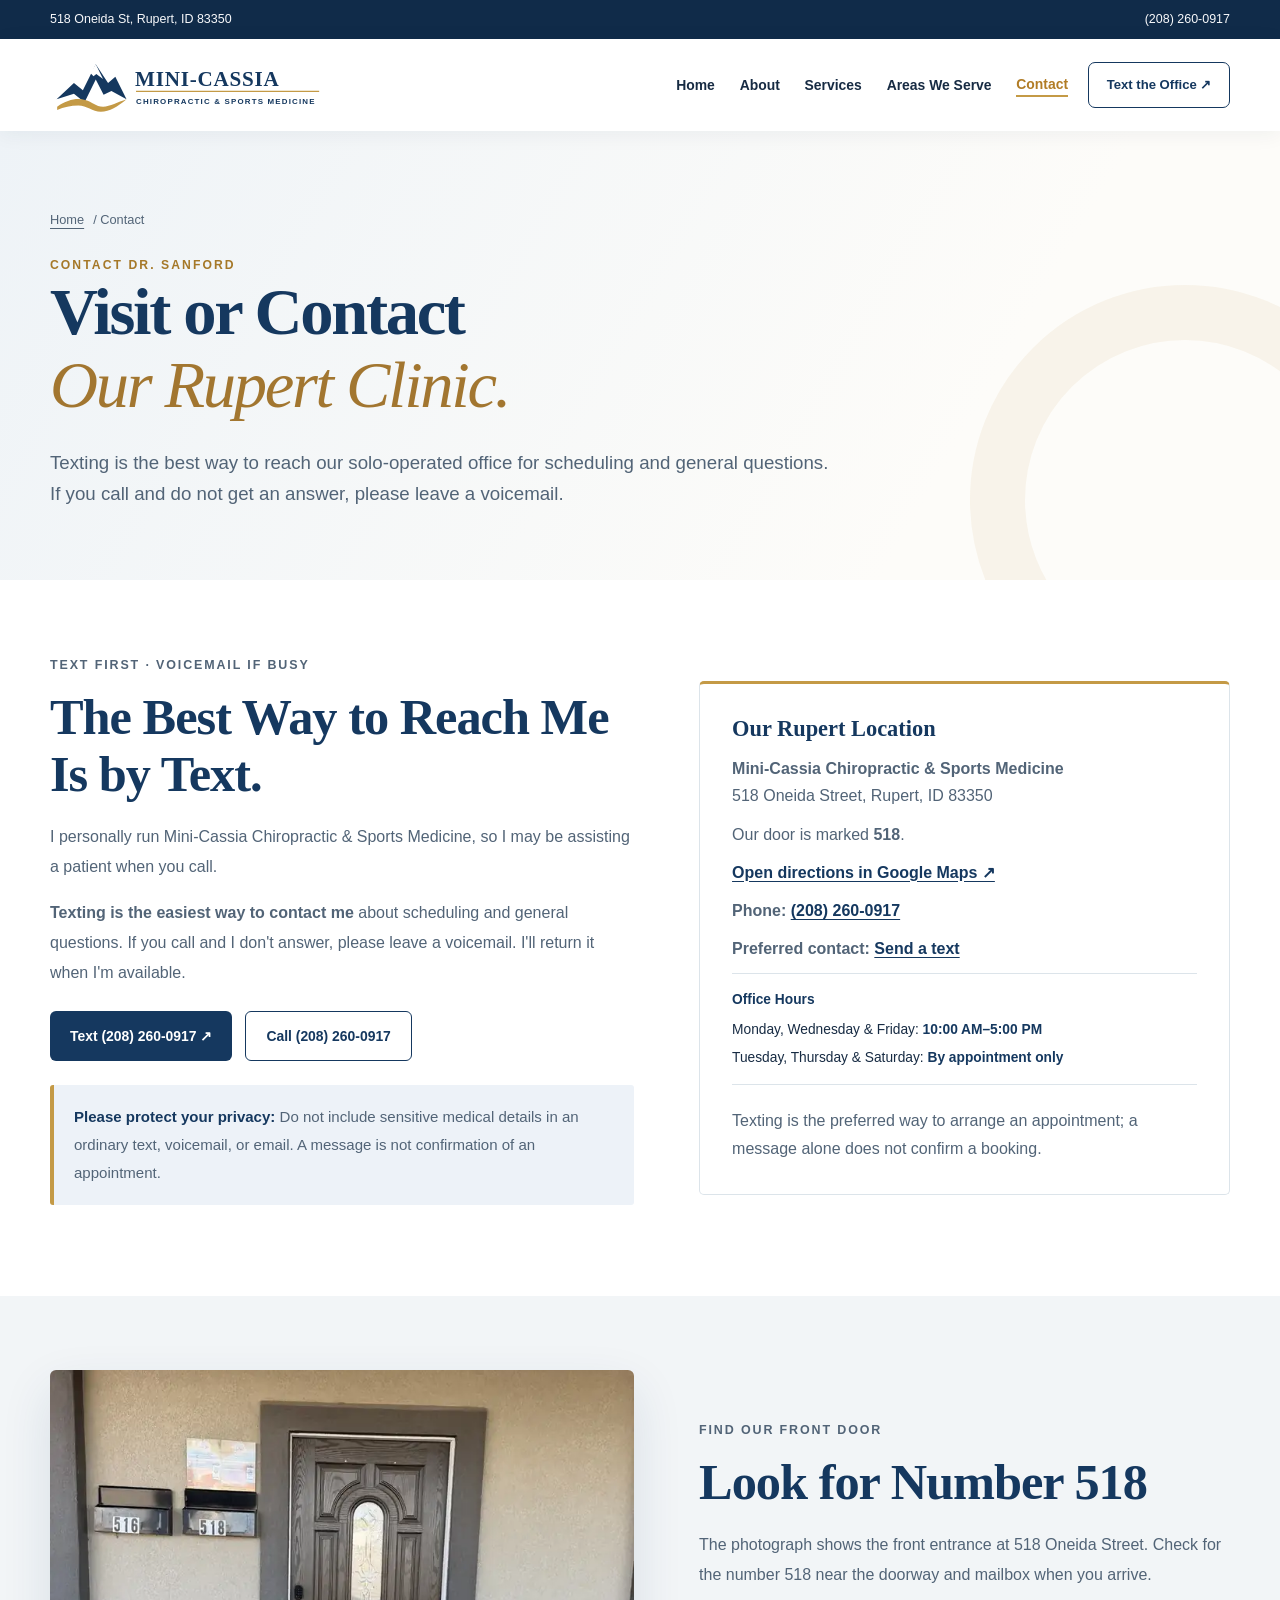
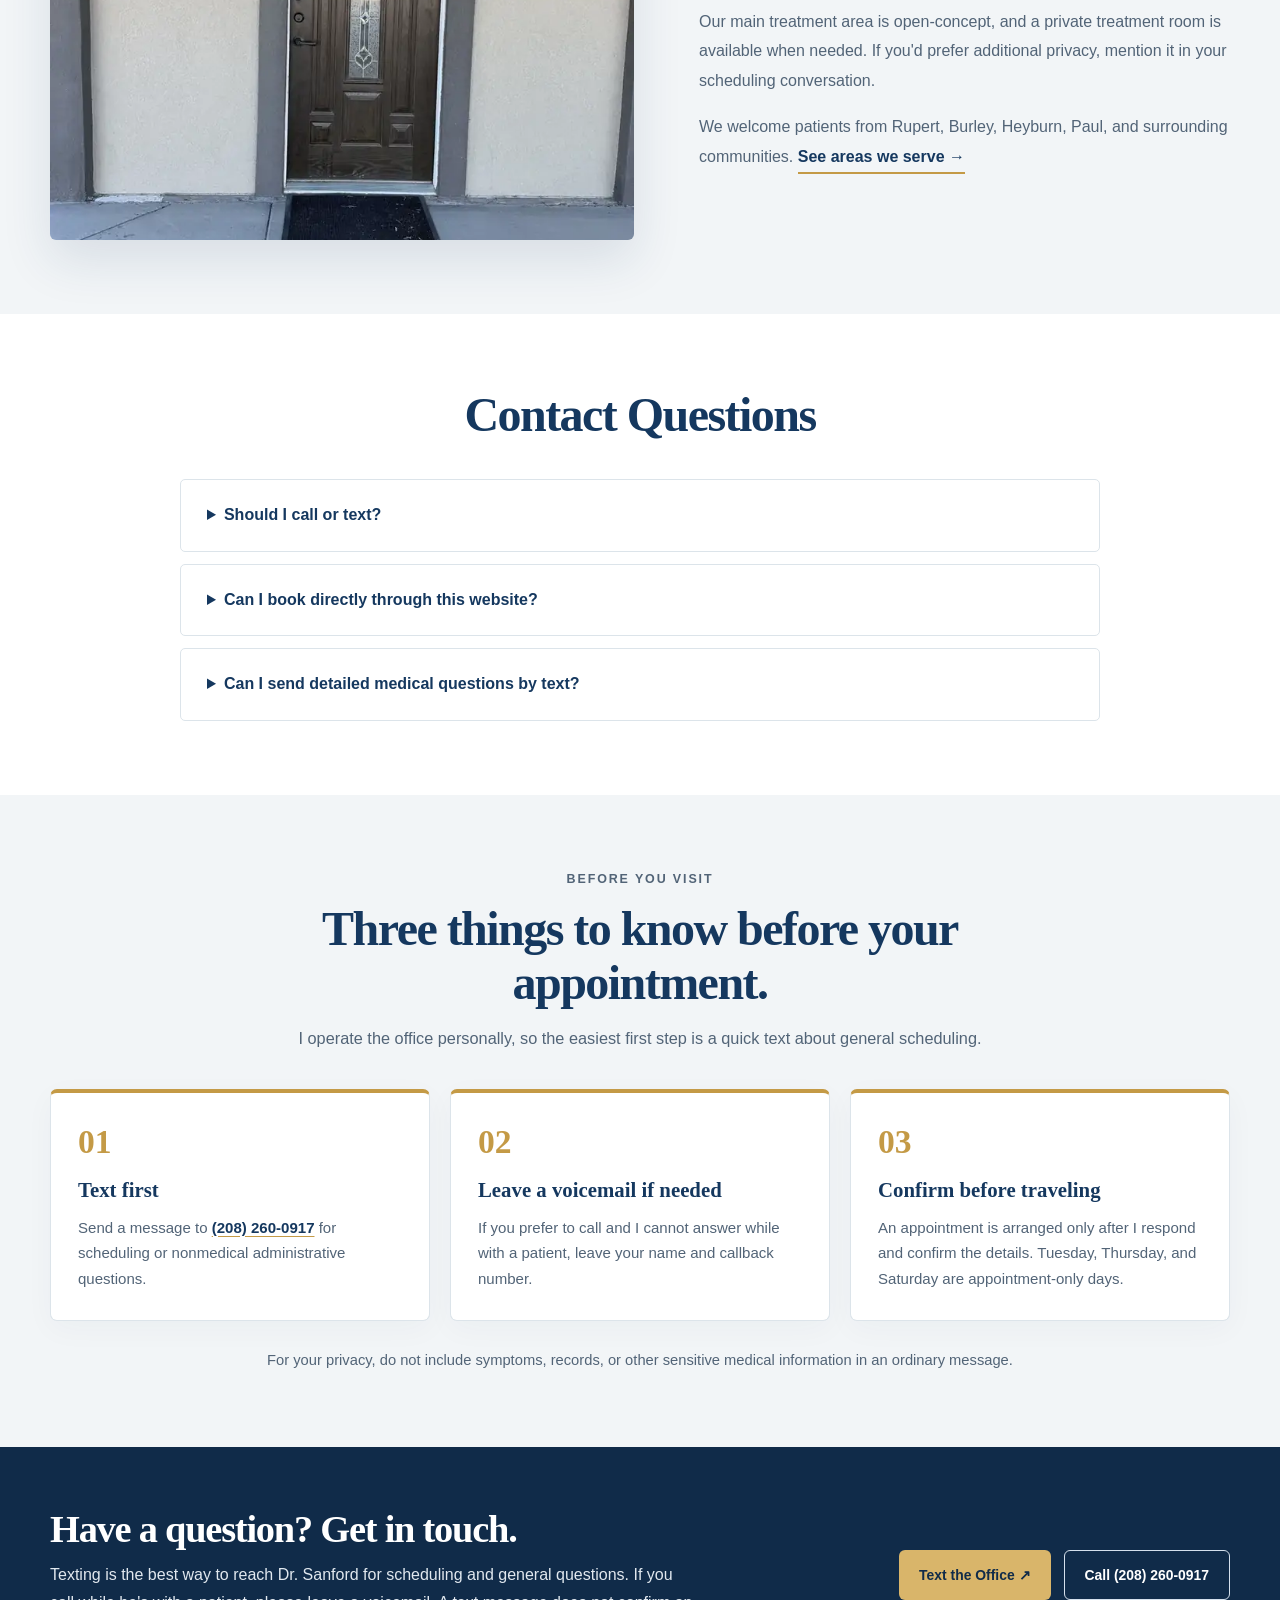
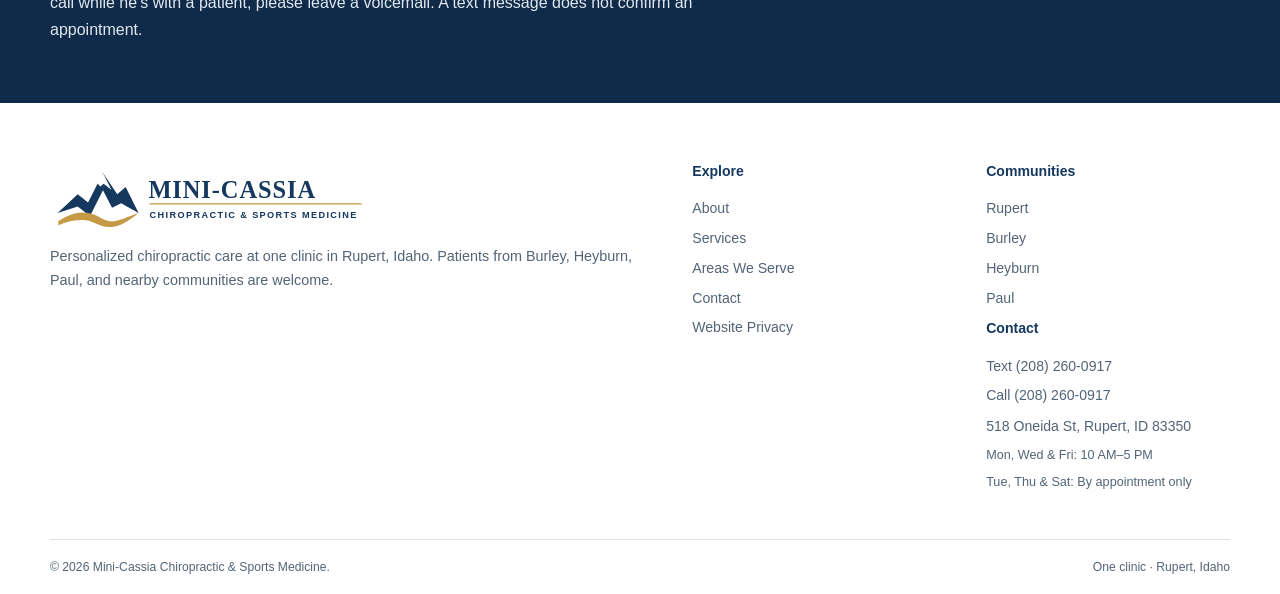
<file: contact/index.html>
<!doctype html>
<html lang="en">
<head>
  <meta charset="utf-8">
  <meta name="viewport" content="width=device-width, initial-scale=1">
  <meta name="theme-color" content="#15385F">
  <title>Contact | Mini-Cassia Chiropractic & Sports Medicine</title>
  <meta name="description" content="Text or call Mini-Cassia Chiropractic &amp; Sports Medicine in Rupert at (208) 260-0917. View the 518 Oneida Street entrance and appointment information.">
  <link rel="canonical" href="https://minicassiachiropractic.com/contact/">
  <meta property="og:type" content="website"><meta property="og:site_name" content="Mini-Cassia Chiropractic & Sports Medicine">
  <meta property="og:title" content="Contact">
  <meta property="og:description" content="Text or call Mini-Cassia Chiropractic &amp; Sports Medicine in Rupert at (208) 260-0917. View the 518 Oneida Street entrance and appointment information.">
  <meta property="og:url" content="https://minicassiachiropractic.com/contact/">
  <meta property="og:image" content="https://minicassiachiropractic.com/assets/images/clinic-entrance.webp">
  <link rel="icon" type="image/svg+xml" href="../favicon.svg">
  <link rel="stylesheet" href="../assets/css/site.css">
  <script type="application/ld+json">{"@context":"https://schema.org","@type":"MedicalBusiness","name":"Mini-Cassia Chiropractic & Sports Medicine","url":"https://minicassiachiropractic.com/","telephone":"+12082600917","address":{"@type":"PostalAddress","streetAddress":"518 Oneida St","addressLocality":"Rupert","addressRegion":"ID","postalCode":"83350","addressCountry":"US"},"areaServed":[{"@type":"City","name":"Rupert"},{"@type":"City","name":"Burley"},{"@type":"City","name":"Heyburn"},{"@type":"City","name":"Paul"}],"openingHoursSpecification":[{"@type":"OpeningHoursSpecification","dayOfWeek":["Monday","Wednesday","Friday"],"opens":"10:00","closes":"17:00"}]}</script>
</head>
<body>
<a class="skip-link" href="#main-content">Skip to main content</a>
<div class="utility-bar"><div class="container utility-inner">
  <span class="utility-address">518 Oneida St, Rupert, ID 83350</span>
  <a href="tel:+12082600917">(208) 260-0917</a>
</div></div>
<header class="site-header" id="top"><div class="container header-inner">
  <a href="../" class="brand" aria-label="Mini-Cassia Chiropractic and Sports Medicine homepage"><img src="../assets/brand/logo-horizontal.svg" alt="Mini-Cassia Chiropractic &amp; Sports Medicine" width="540" height="120"></a>
  <nav class="desktop-nav" aria-label="Main navigation"><a href="../">Home</a><a href="../about/">About</a><a href="../services/">Services</a><a href="../areas-we-serve/">Areas We Serve</a><a href="../contact/" class="selected" aria-current="page">Contact</a></nav>
  <a class="header-contact" href="sms:+12082600917">Text the Office <span aria-hidden="true">↗</span></a>
  <details class="mobile-nav" id="mobile-nav"><summary aria-label="Open navigation menu"><span></span><span></span><span></span></summary><nav aria-label="Mobile navigation"><a href="../">Home</a><a href="../about/">About</a><a href="../services/">Services</a><a href="../areas-we-serve/">Areas We Serve</a><a href="../contact/" aria-current="page">Contact</a><a href="sms:+12082600917">Text the Office</a><a href="tel:+12082600917">Call the Office</a></nav></details>
</div></header>
<main id="main-content">
<section class="page-hero"><div class="container"><nav class="breadcrumb" aria-label="Breadcrumb"><a href="../">Home</a> / Contact</nav><p class="section-kicker">CONTACT DR. SANFORD</p><h1>Visit or Contact<br><em>Our Rupert Clinic.</em></h1><p class="lead">Texting is the best way to reach our solo-operated office for scheduling and general questions. If you call and do not get an answer, please leave a voicemail.</p></div></section>
<section class="page-section"><div class="container two-column"><div class="content-copy"><p class="small-kicker">TEXT FIRST · VOICEMAIL IF BUSY</p><h2>The Best Way to Reach Me Is by Text.</h2><p>I personally run Mini-Cassia Chiropractic &amp; Sports Medicine, so I may be assisting a patient when you call.</p><p><strong>Texting is the easiest way to contact me</strong> about scheduling and general questions. If you call and I don't answer, please leave a voicemail. I'll return it when I'm available.</p><div class="contact-actions"><a class="button button-navy" href="sms:+12082600917">Text (208) 260-0917 ↗</a><a class="button button-outline" href="tel:+12082600917">Call (208) 260-0917</a></div><p class="notice"><strong>Please protect your privacy:</strong> Do not include sensitive medical details in an ordinary text, voicemail, or email. A message is not confirmation of an appointment.</p></div><div class="info-card"><h3>Our Rupert Location</h3><p><strong>Mini-Cassia Chiropractic & Sports Medicine</strong><br>518 Oneida Street, Rupert, ID 83350</p><p>Our door is marked <strong>518</strong>.</p><p><a href="https://www.google.com/maps/search/?api=1&query=518+Oneida+St%2C+Rupert%2C+ID+83350" target="_blank" rel="noopener noreferrer">Open directions in Google Maps ↗</a></p><p><strong>Phone:</strong> <a href="tel:+12082600917">(208) 260-0917</a></p><p><strong>Preferred contact:</strong> <a href="sms:+12082600917">Send a text</a></p><div class="office-hours"><strong class="office-hours-label">Office Hours</strong><p>Monday, Wednesday &amp; Friday: <strong>10:00 AM–5:00 PM</strong></p><p>Tuesday, Thursday &amp; Saturday: <strong>By appointment only</strong></p></div><p>Texting is the preferred way to arrange an appointment; a message alone does not confirm a booking.</p></div></div></section>
<section class="page-section light-section"><div class="container two-column"><img class="content-photo entry" src="../assets/images/clinic-entrance.webp" width="900" height="1200" alt="Rupert clinic entrance marked 518 at Oneida Street" loading="lazy"><div class="content-copy"><p class="small-kicker">FIND OUR FRONT DOOR</p><h2>Look for Number 518</h2><p>The photograph shows the front entrance at 518 Oneida Street. Check for the number 518 near the doorway and mailbox when you arrive.</p><p>Our main treatment area is open-concept, and a private treatment room is available when needed. If you'd prefer additional privacy, mention it in your scheduling conversation.</p><p>We welcome patients from Rupert, Burley, Heyburn, Paul, and surrounding communities. <a class="direction-link" href="../areas-we-serve/">See areas we serve →</a></p></div></div></section>
<section class="page-section"><div class="container"><div class="page-heading-centered"><h2>Contact Questions</h2></div><div class="faq-list"><details><summary>Should I call or text?</summary><p>Texting is the preferred way to contact Dr. Sanford for general questions and scheduling. Calling is also welcome. Please leave a voicemail when he cannot answer.</p></details><details><summary>Can I book directly through this website?</summary><p>Not yet. A message is an appointment request, not a confirmed booking. The office will respond to arrange details.</p></details><details><summary>Can I send detailed medical questions by text?</summary><p>Please do not send sensitive health details over ordinary text. You can ask how to arrange a private conversation about your concerns.</p></details></div></div></section>
<section class="page-section page-detail-section light-section" aria-labelledby="contact-steps-title"><div class="container"><div class="page-heading-centered"><p class="small-kicker">BEFORE YOU VISIT</p><h2 id="contact-steps-title">Three things to know before your appointment.</h2><p>I operate the office personally, so the easiest first step is a quick text about general scheduling.</p></div><div class="detail-steps"><article class="detail-step"><span class="step-index" aria-hidden="true">01</span><h3>Text first</h3><p>Send a message to <a href="sms:+12082600917">(208) 260-0917</a> for scheduling or nonmedical administrative questions.</p></article>
<article class="detail-step"><span class="step-index" aria-hidden="true">02</span><h3>Leave a voicemail if needed</h3><p>If you prefer to call and I cannot answer while with a patient, leave your name and callback number.</p></article>
<article class="detail-step"><span class="step-index" aria-hidden="true">03</span><h3>Confirm before traveling</h3><p>An appointment is arranged only after I respond and confirm the details. Tuesday, Thursday, and Saturday are appointment-only days.</p></article></div><p class="detail-note">For your privacy, do not include symptoms, records, or other sensitive medical information in an ordinary message.</p></div></section>
<section class="cta-band"><div class="container cta-inner"><div><h2>Have a question? Get in touch.</h2><p>Texting is the best way to reach Dr. Sanford for scheduling and general questions. If you call while he's with a patient, please leave a voicemail. A text message does not confirm an appointment.</p></div><div class="contact-actions"><a class="button button-gold" href="sms:+12082600917">Text the Office ↗</a><a class="button button-outline" href="tel:+12082600917">Call (208) 260-0917</a></div></div></section>
</main>
<footer class="site-footer"><div class="container footer-inner">
    <div class="footer-brand"><a href="../"><img src="../assets/brand/logo-horizontal.svg" width="540" height="120" alt="Mini-Cassia Chiropractic and Sports Medicine"></a><p>Personalized chiropractic care at one clinic in Rupert, Idaho. Patients from Burley, Heyburn, Paul, and nearby communities are welcome.</p></div>
    <div class="footer-links"><strong>Explore</strong><a href="../about/">About</a><a href="../services/">Services</a><a href="../areas-we-serve/">Areas We Serve</a><a href="../contact/">Contact</a><a href="../privacy/">Website Privacy</a></div>
    <div class="footer-links"><strong>Communities</strong><a href="../areas-we-serve/rupert/">Rupert</a><a href="../areas-we-serve/burley/">Burley</a><a href="../areas-we-serve/heyburn/">Heyburn</a><a href="../areas-we-serve/paul/">Paul</a><strong>Contact</strong><a href="sms:+12082600917">Text (208) 260-0917</a><a href="tel:+12082600917">Call (208) 260-0917</a><span>518 Oneida St, Rupert, ID 83350</span><span class="footer-hours">Mon, Wed &amp; Fri: 10 AM–5 PM</span><span class="footer-hours">Tue, Thu &amp; Sat: By appointment only</span></div>
</div><div class="container footer-bottom"><span>© <span id="copyright-year">2026</span> Mini-Cassia Chiropractic &amp; Sports Medicine.</span><span>One clinic · Rupert, Idaho</span></div></footer>
<script src="../assets/js/site.js" defer></script>
</body></html>
</file>
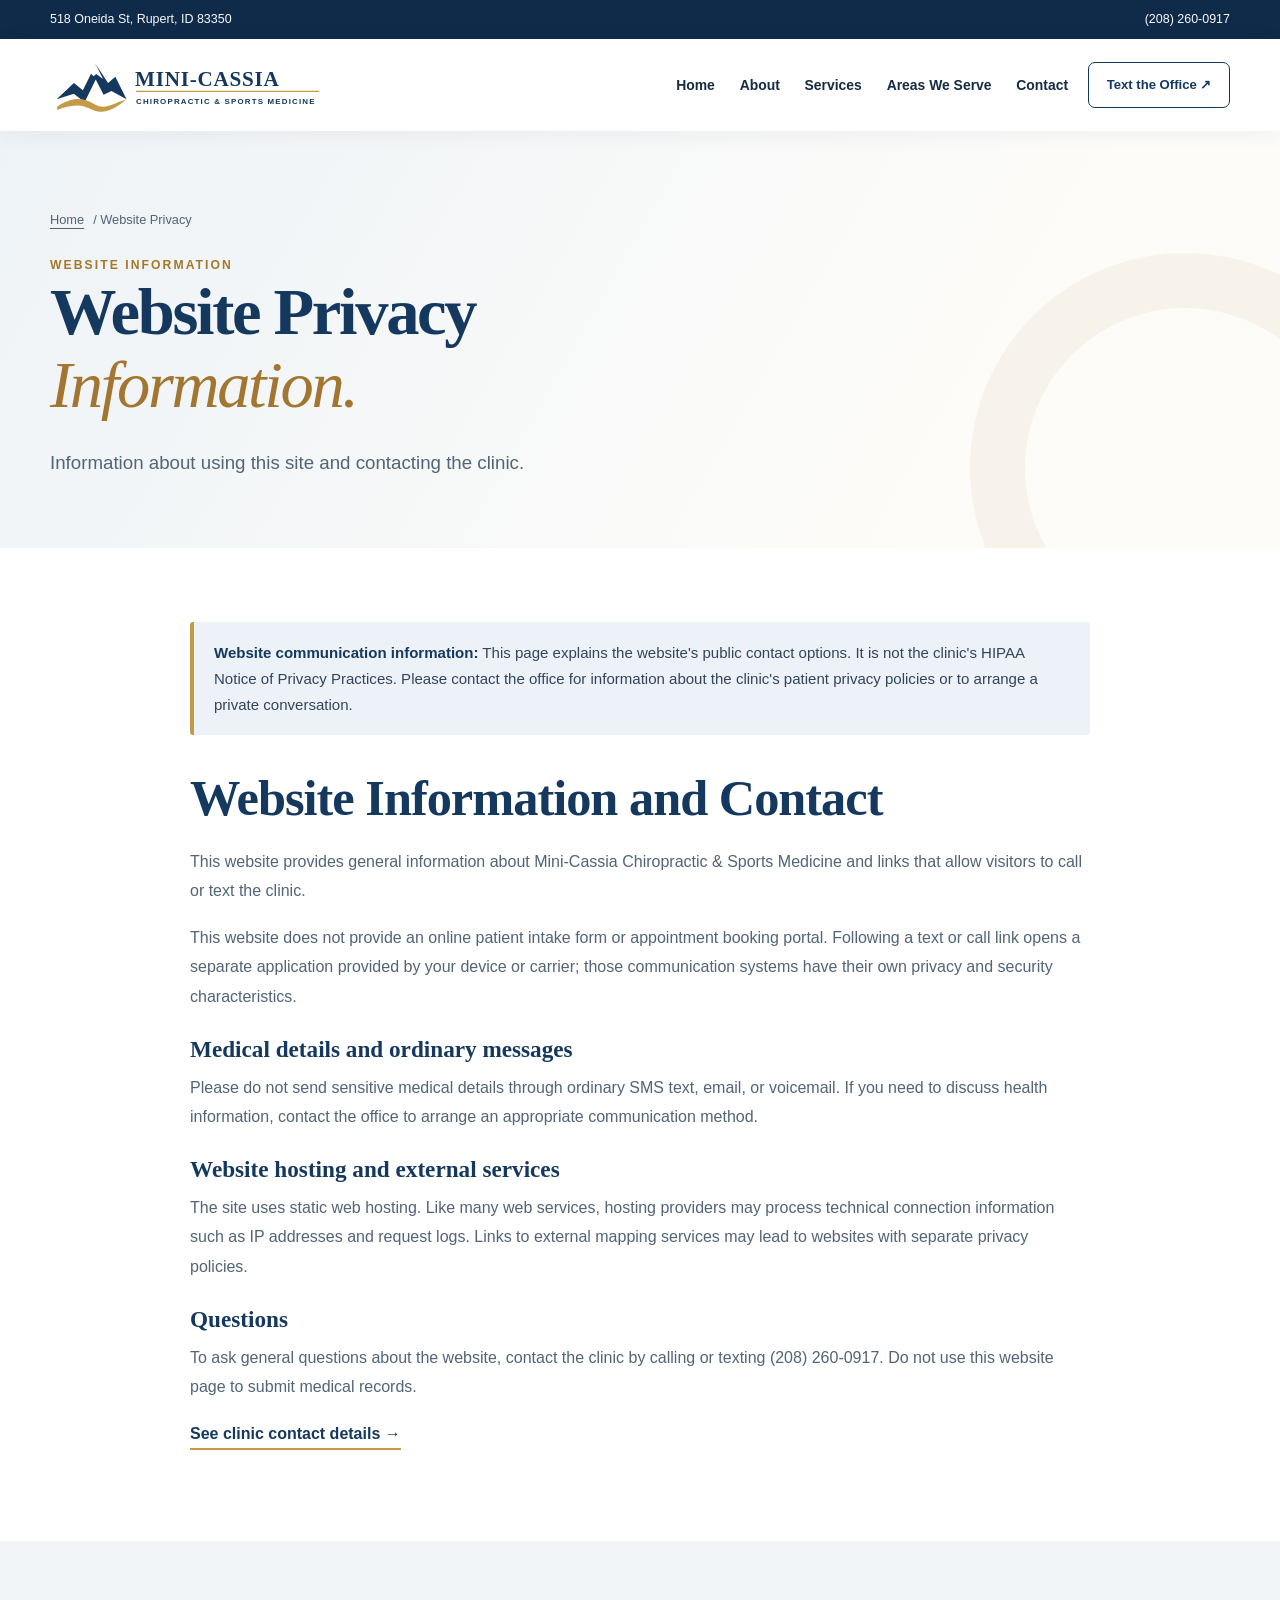
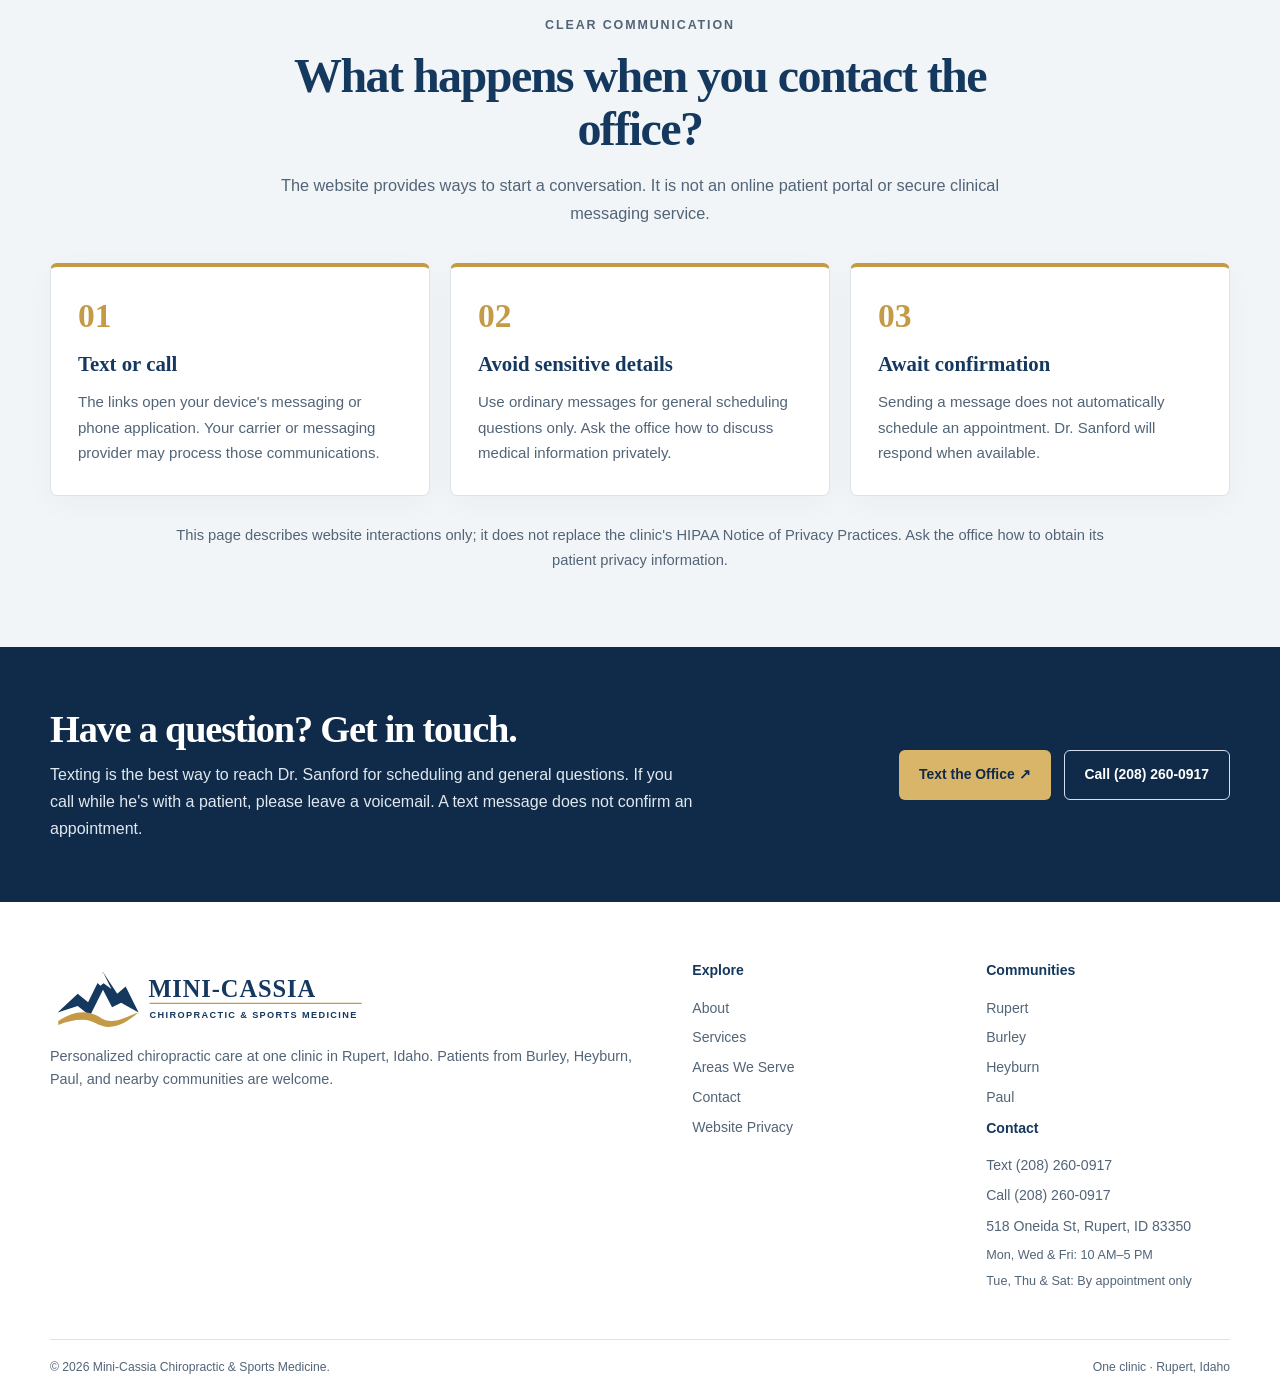
<file: privacy/index.html>
<!doctype html>
<html lang="en">
<head>
  <meta charset="utf-8">
  <meta name="viewport" content="width=device-width, initial-scale=1">
  <meta name="theme-color" content="#15385F">
  <title>Website Privacy Notice | Mini-Cassia Chiropractic & Sports Medicine</title>
  <meta name="description" content="Website information and contact guidance for Mini-Cassia Chiropractic &amp; Sports Medicine in Rupert, Idaho.">
  <link rel="canonical" href="https://minicassiachiropractic.com/privacy/">
  <meta property="og:type" content="website"><meta property="og:site_name" content="Mini-Cassia Chiropractic & Sports Medicine">
  <meta property="og:title" content="Website Privacy Notice">
  <meta property="og:description" content="Website information and contact guidance for Mini-Cassia Chiropractic &amp; Sports Medicine in Rupert, Idaho.">
  <meta property="og:url" content="https://minicassiachiropractic.com/privacy/">
  <meta property="og:image" content="https://minicassiachiropractic.com/assets/images/clinic-reception.webp">
  <link rel="icon" type="image/svg+xml" href="../favicon.svg">
  <link rel="stylesheet" href="../assets/css/site.css">
  <script type="application/ld+json">{"@context":"https://schema.org","@type":"MedicalBusiness","name":"Mini-Cassia Chiropractic & Sports Medicine","url":"https://minicassiachiropractic.com/","telephone":"+12082600917","address":{"@type":"PostalAddress","streetAddress":"518 Oneida St","addressLocality":"Rupert","addressRegion":"ID","postalCode":"83350","addressCountry":"US"},"areaServed":[{"@type":"City","name":"Rupert"},{"@type":"City","name":"Burley"},{"@type":"City","name":"Heyburn"},{"@type":"City","name":"Paul"}],"openingHoursSpecification":[{"@type":"OpeningHoursSpecification","dayOfWeek":["Monday","Wednesday","Friday"],"opens":"10:00","closes":"17:00"}]}</script>
</head>
<body>
<a class="skip-link" href="#main-content">Skip to main content</a>
<div class="utility-bar"><div class="container utility-inner">
  <span class="utility-address">518 Oneida St, Rupert, ID 83350</span>
  <a href="tel:+12082600917">(208) 260-0917</a>
</div></div>
<header class="site-header" id="top"><div class="container header-inner">
  <a href="../" class="brand" aria-label="Mini-Cassia Chiropractic and Sports Medicine homepage"><img src="../assets/brand/logo-horizontal.svg" alt="Mini-Cassia Chiropractic &amp; Sports Medicine" width="540" height="120"></a>
  <nav class="desktop-nav" aria-label="Main navigation"><a href="../">Home</a><a href="../about/">About</a><a href="../services/">Services</a><a href="../areas-we-serve/">Areas We Serve</a><a href="../contact/">Contact</a></nav>
  <a class="header-contact" href="sms:+12082600917">Text the Office <span aria-hidden="true">↗</span></a>
  <details class="mobile-nav" id="mobile-nav"><summary aria-label="Open navigation menu"><span></span><span></span><span></span></summary><nav aria-label="Mobile navigation"><a href="../">Home</a><a href="../about/">About</a><a href="../services/">Services</a><a href="../areas-we-serve/">Areas We Serve</a><a href="../contact/">Contact</a><a href="sms:+12082600917">Text the Office</a><a href="tel:+12082600917">Call the Office</a></nav></details>
</div></header>
<main id="main-content">
<section class="page-hero"><div class="container"><nav class="breadcrumb" aria-label="Breadcrumb"><a href="../">Home</a> / Website Privacy</nav><p class="section-kicker">WEBSITE INFORMATION</p><h1>Website Privacy<br><em>Information.</em></h1><p class="lead">Information about using this site and contacting the clinic.</p></div></section>
<section class="page-section"><div class="container content-copy" style="max-width:900px"><div class="notice"><strong>Website communication information:</strong> This page explains the website's public contact options. It is not the clinic's HIPAA Notice of Privacy Practices. Please contact the office for information about the clinic's patient privacy policies or to arrange a private conversation.</div><h2 style="margin-top:35px">Website Information and Contact</h2><p>This website provides general information about Mini-Cassia Chiropractic &amp; Sports Medicine and links that allow visitors to call or text the clinic.</p><p>This website does not provide an online patient intake form or appointment booking portal. Following a text or call link opens a separate application provided by your device or carrier; those communication systems have their own privacy and security characteristics.</p><h3>Medical details and ordinary messages</h3><p>Please do not send sensitive medical details through ordinary SMS text, email, or voicemail. If you need to discuss health information, contact the office to arrange an appropriate communication method.</p><h3>Website hosting and external services</h3><p>The site uses static web hosting. Like many web services, hosting providers may process technical connection information such as IP addresses and request logs. Links to external mapping services may lead to websites with separate privacy policies.</p><h3>Questions</h3><p>To ask general questions about the website, contact the clinic by calling or texting (208) 260-0917. Do not use this website page to submit medical records.</p><p><a class="direction-link" href="../contact/">See clinic contact details →</a></p></div></section>
<section class="page-section page-detail-section light-section" aria-labelledby="privacy-contact-title"><div class="container">
  <div class="page-heading-centered"><p class="small-kicker">CLEAR COMMUNICATION</p><h2 id="privacy-contact-title">What happens when you contact the office?</h2><p>The website provides ways to start a conversation. It is not an online patient portal or secure clinical messaging service.</p></div>
  <div class="detail-steps">
    <article class="detail-step"><span class="step-index" aria-hidden="true">01</span><h3>Text or call</h3><p>The links open your device's messaging or phone application. Your carrier or messaging provider may process those communications.</p></article>
    <article class="detail-step"><span class="step-index" aria-hidden="true">02</span><h3>Avoid sensitive details</h3><p>Use ordinary messages for general scheduling questions only. Ask the office how to discuss medical information privately.</p></article>
    <article class="detail-step"><span class="step-index" aria-hidden="true">03</span><h3>Await confirmation</h3><p>Sending a message does not automatically schedule an appointment. Dr. Sanford will respond when available.</p></article>
  </div><p class="detail-note">This page describes website interactions only; it does not replace the clinic's HIPAA Notice of Privacy Practices. Ask the office how to obtain its patient privacy information.</p>
</div></section>
<section class="cta-band"><div class="container cta-inner"><div><h2>Have a question? Get in touch.</h2><p>Texting is the best way to reach Dr. Sanford for scheduling and general questions. If you call while he's with a patient, please leave a voicemail. A text message does not confirm an appointment.</p></div><div class="contact-actions"><a class="button button-gold" href="sms:+12082600917">Text the Office ↗</a><a class="button button-outline" href="tel:+12082600917">Call (208) 260-0917</a></div></div></section>
</main>
<footer class="site-footer"><div class="container footer-inner">
    <div class="footer-brand"><a href="../"><img src="../assets/brand/logo-horizontal.svg" width="540" height="120" alt="Mini-Cassia Chiropractic and Sports Medicine"></a><p>Personalized chiropractic care at one clinic in Rupert, Idaho. Patients from Burley, Heyburn, Paul, and nearby communities are welcome.</p></div>
    <div class="footer-links"><strong>Explore</strong><a href="../about/">About</a><a href="../services/">Services</a><a href="../areas-we-serve/">Areas We Serve</a><a href="../contact/">Contact</a><a href="../privacy/">Website Privacy</a></div>
    <div class="footer-links"><strong>Communities</strong><a href="../areas-we-serve/rupert/">Rupert</a><a href="../areas-we-serve/burley/">Burley</a><a href="../areas-we-serve/heyburn/">Heyburn</a><a href="../areas-we-serve/paul/">Paul</a><strong>Contact</strong><a href="sms:+12082600917">Text (208) 260-0917</a><a href="tel:+12082600917">Call (208) 260-0917</a><span>518 Oneida St, Rupert, ID 83350</span><span class="footer-hours">Mon, Wed &amp; Fri: 10 AM–5 PM</span><span class="footer-hours">Tue, Thu &amp; Sat: By appointment only</span></div>
</div><div class="container footer-bottom"><span>© <span id="copyright-year">2026</span> Mini-Cassia Chiropractic &amp; Sports Medicine.</span><span>One clinic · Rupert, Idaho</span></div></footer>
<script src="../assets/js/site.js" defer></script>
</body></html>
</file>
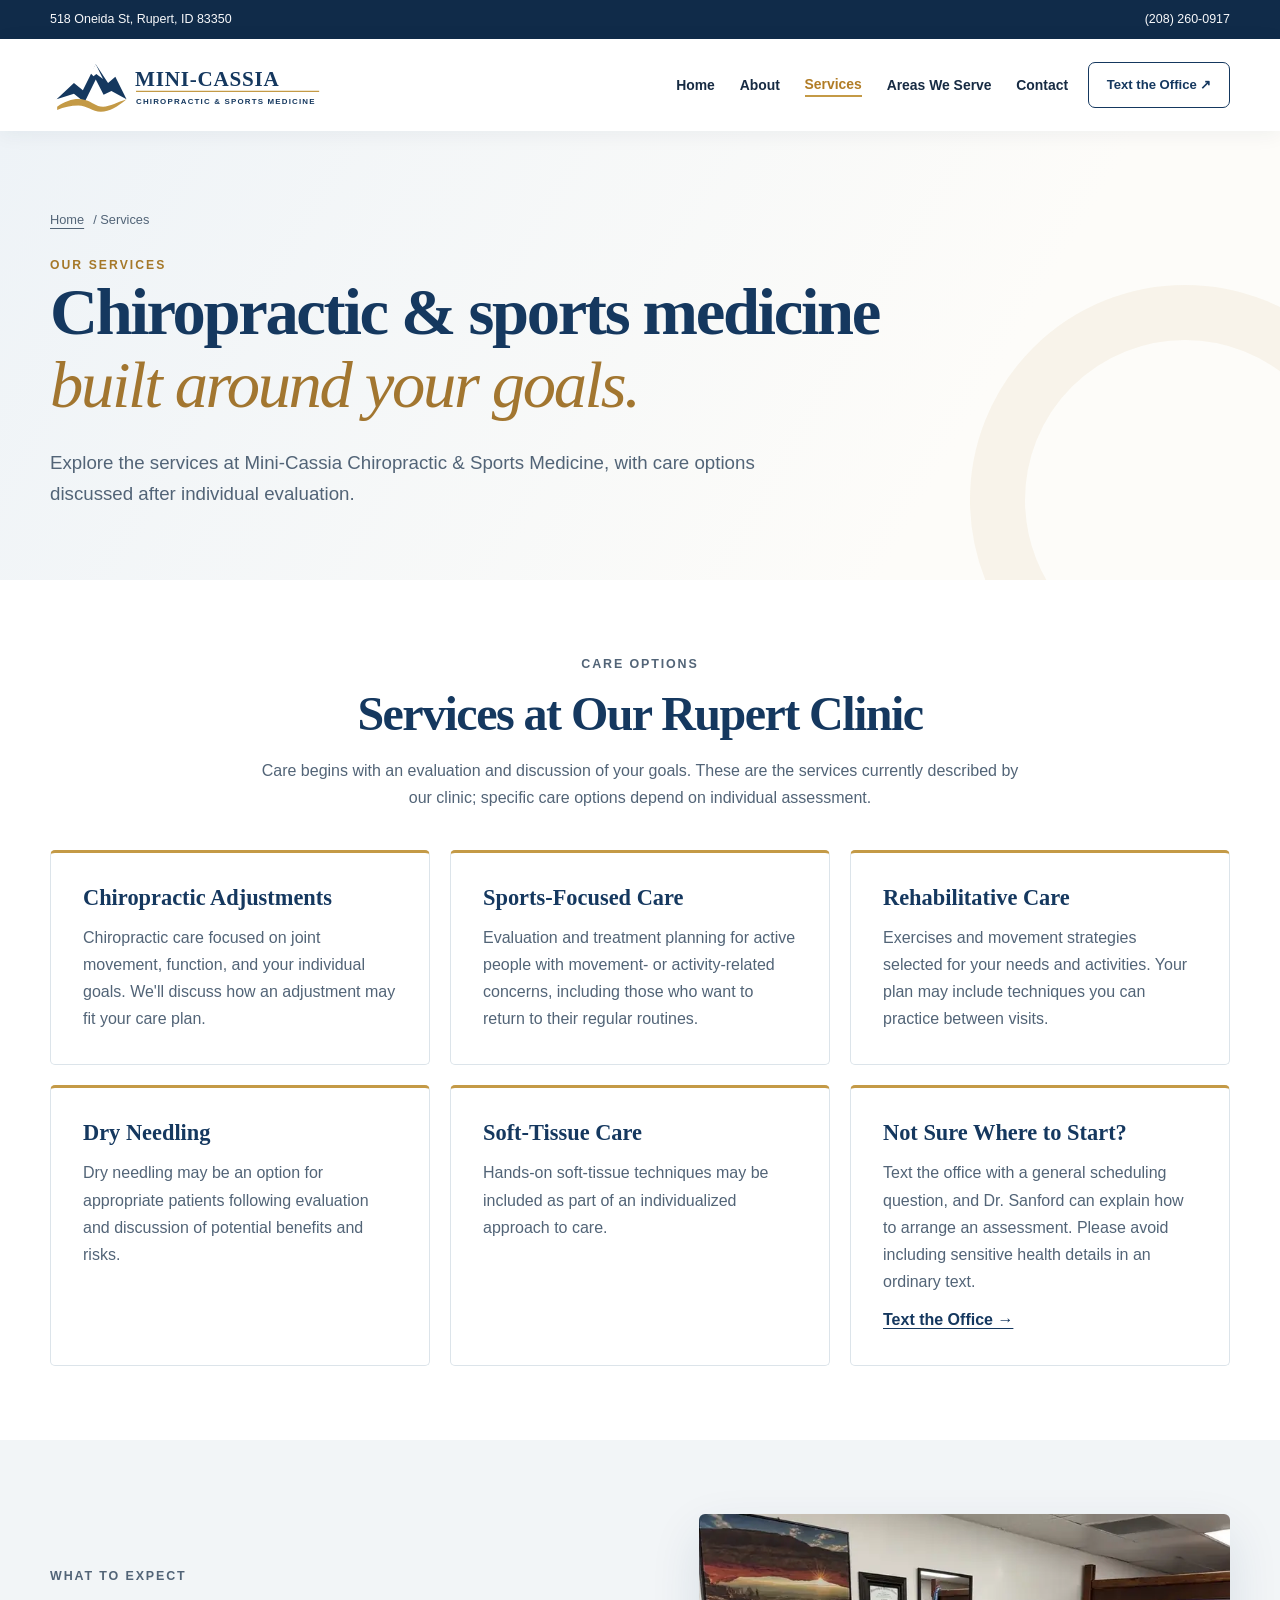
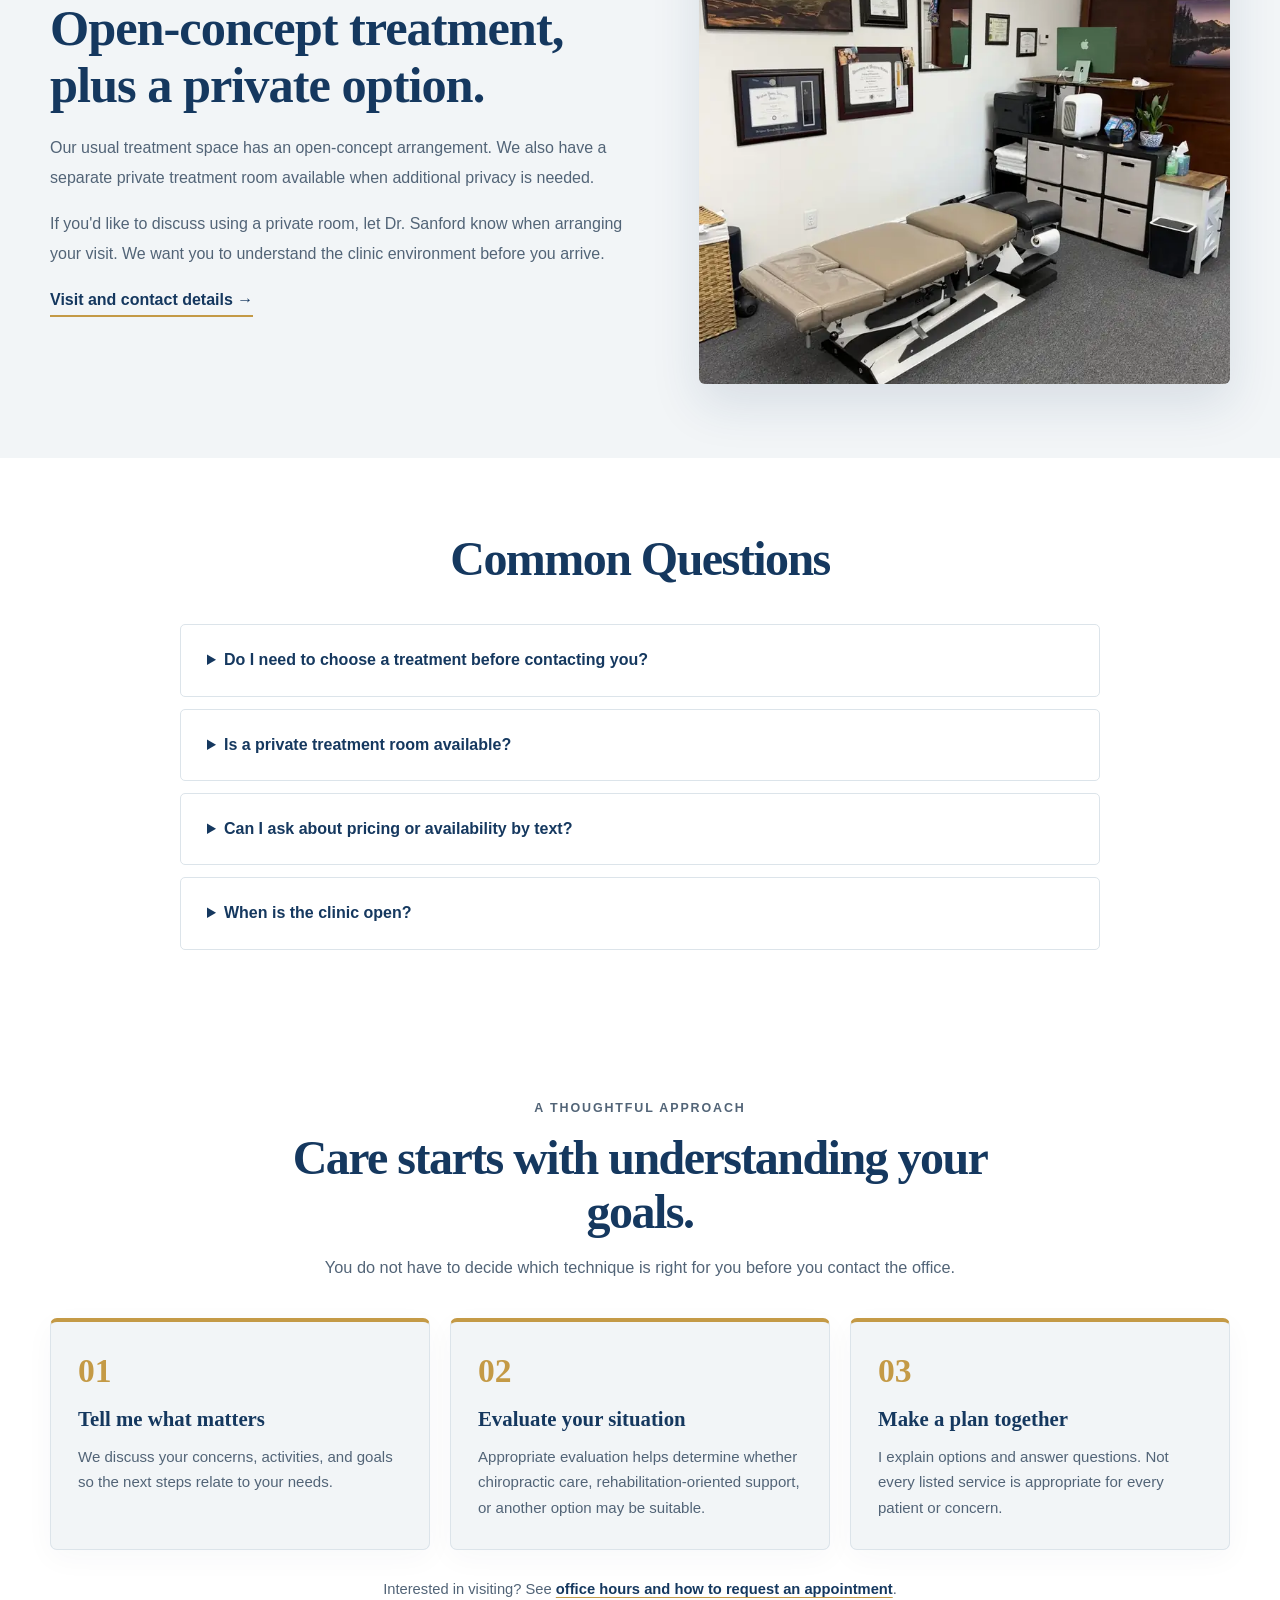
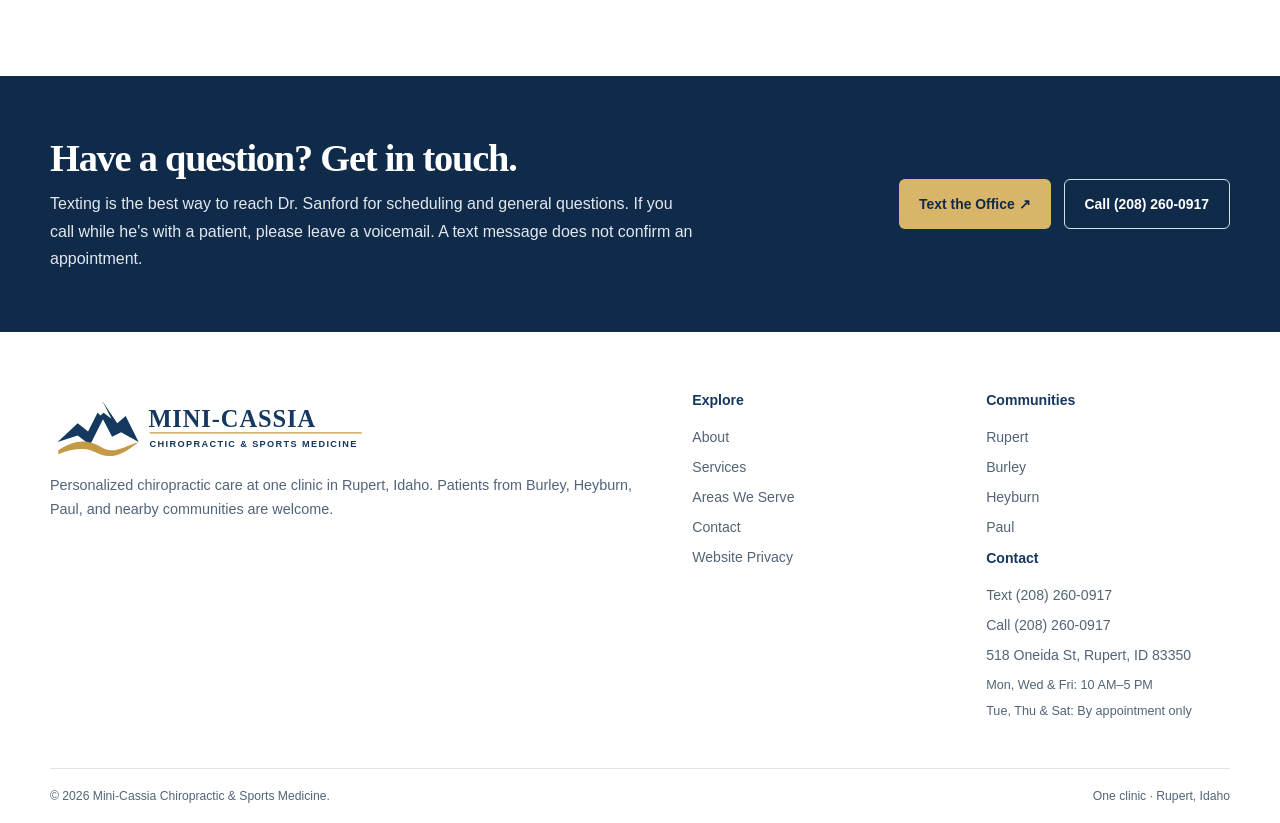
<file: services/index.html>
<!doctype html>
<html lang="en">
<head>
  <meta charset="utf-8">
  <meta name="viewport" content="width=device-width, initial-scale=1">
  <meta name="theme-color" content="#15385F">
  <title>Services | Mini-Cassia Chiropractic & Sports Medicine</title>
  <meta name="description" content="Chiropractic adjustments, sports-focused care, rehabilitative care, dry needling and soft-tissue care at our Rupert, Idaho clinic.">
  <link rel="canonical" href="https://minicassiachiropractic.com/services/">
  <meta property="og:type" content="website"><meta property="og:site_name" content="Mini-Cassia Chiropractic & Sports Medicine">
  <meta property="og:title" content="Services">
  <meta property="og:description" content="Chiropractic adjustments, sports-focused care, rehabilitative care, dry needling and soft-tissue care at our Rupert, Idaho clinic.">
  <meta property="og:url" content="https://minicassiachiropractic.com/services/">
  <meta property="og:image" content="https://minicassiachiropractic.com/assets/images/open-treatment-area.webp">
  <link rel="icon" type="image/svg+xml" href="../favicon.svg">
  <link rel="stylesheet" href="../assets/css/site.css">
  <script type="application/ld+json">{"@context":"https://schema.org","@type":"MedicalBusiness","name":"Mini-Cassia Chiropractic & Sports Medicine","url":"https://minicassiachiropractic.com/","telephone":"+12082600917","address":{"@type":"PostalAddress","streetAddress":"518 Oneida St","addressLocality":"Rupert","addressRegion":"ID","postalCode":"83350","addressCountry":"US"},"areaServed":[{"@type":"City","name":"Rupert"},{"@type":"City","name":"Burley"},{"@type":"City","name":"Heyburn"},{"@type":"City","name":"Paul"}],"openingHoursSpecification":[{"@type":"OpeningHoursSpecification","dayOfWeek":["Monday","Wednesday","Friday"],"opens":"10:00","closes":"17:00"}]}</script>
</head>
<body>
<a class="skip-link" href="#main-content">Skip to main content</a>
<div class="utility-bar"><div class="container utility-inner">
  <span class="utility-address">518 Oneida St, Rupert, ID 83350</span>
  <a href="tel:+12082600917">(208) 260-0917</a>
</div></div>
<header class="site-header" id="top"><div class="container header-inner">
  <a href="../" class="brand" aria-label="Mini-Cassia Chiropractic and Sports Medicine homepage"><img src="../assets/brand/logo-horizontal.svg" alt="Mini-Cassia Chiropractic &amp; Sports Medicine" width="540" height="120"></a>
  <nav class="desktop-nav" aria-label="Main navigation"><a href="../">Home</a><a href="../about/">About</a><a href="../services/" class="selected" aria-current="page">Services</a><a href="../areas-we-serve/">Areas We Serve</a><a href="../contact/">Contact</a></nav>
  <a class="header-contact" href="sms:+12082600917">Text the Office <span aria-hidden="true">↗</span></a>
  <details class="mobile-nav" id="mobile-nav"><summary aria-label="Open navigation menu"><span></span><span></span><span></span></summary><nav aria-label="Mobile navigation"><a href="../">Home</a><a href="../about/">About</a><a href="../services/" aria-current="page">Services</a><a href="../areas-we-serve/">Areas We Serve</a><a href="../contact/">Contact</a><a href="sms:+12082600917">Text the Office</a><a href="tel:+12082600917">Call the Office</a></nav></details>
</div></header>
<main id="main-content">
<section class="page-hero"><div class="container"><nav class="breadcrumb" aria-label="Breadcrumb"><a href="../">Home</a> / Services</nav><p class="section-kicker">OUR SERVICES</p><h1>Chiropractic &amp; sports medicine<br><em>built around your goals.</em></h1><p class="lead">Explore the services at Mini-Cassia Chiropractic & Sports Medicine, with care options discussed after individual evaluation.</p></div></section>
<section class="page-section"><div class="container"><div class="page-heading-centered"><p class="small-kicker">CARE OPTIONS</p><h2>Services at Our Rupert Clinic</h2><p>Care begins with an evaluation and discussion of your goals. These are the services currently described by our clinic; specific care options depend on individual assessment.</p></div><div class="three-card-grid"><article class="info-card"><h3>Chiropractic Adjustments</h3><p>Chiropractic care focused on joint movement, function, and your individual goals. We'll discuss how an adjustment may fit your care plan.</p></article><article class="info-card"><h3>Sports-Focused Care</h3><p>Evaluation and treatment planning for active people with movement- or activity-related concerns, including those who want to return to their regular routines.</p></article><article class="info-card"><h3>Rehabilitative Care</h3><p>Exercises and movement strategies selected for your needs and activities. Your plan may include techniques you can practice between visits.</p></article><article class="info-card"><h3>Dry Needling</h3><p>Dry needling may be an option for appropriate patients following evaluation and discussion of potential benefits and risks.</p></article><article class="info-card"><h3>Soft-Tissue Care</h3><p>Hands-on soft-tissue techniques may be included as part of an individualized approach to care.</p></article><article class="info-card"><h3>Not Sure Where to Start?</h3><p>Text the office with a general scheduling question, and Dr. Sanford can explain how to arrange an assessment. Please avoid including sensitive health details in an ordinary text.</p><p><a href="sms:+12082600917">Text the Office →</a></p></article></div></div></section>
<section class="page-section light-section"><div class="container two-column"><div class="content-copy"><p class="small-kicker">WHAT TO EXPECT</p><h2>Open-concept treatment, plus a private option.</h2><p>Our usual treatment space has an open-concept arrangement. We also have a separate private treatment room available when additional privacy is needed.</p><p>If you'd like to discuss using a private room, let Dr. Sanford know when arranging your visit. We want you to understand the clinic environment before you arrive.</p><p><a class="direction-link" href="../contact/">Visit and contact details →</a></p></div><img class="content-photo" src="../assets/images/open-treatment-area.webp" alt="An adjustment table in the clinic's open-concept treatment space" width="900" height="1200" loading="lazy"></div></section>
<section class="page-section"><div class="container"><div class="page-heading-centered"><h2>Common Questions</h2></div><div class="faq-list"><details><summary>Do I need to choose a treatment before contacting you?</summary><p>No. You can arrange an appointment to discuss your concerns and care options. The most appropriate approach depends on your individual circumstances.</p></details><details><summary>Is a private treatment room available?</summary><p>Yes. Our clinic has an open-concept treatment area, and a separate private room is available when additional privacy is needed. Ask about it when arranging your visit.</p></details><details><summary>Can I ask about pricing or availability by text?</summary><p>Yes, you can text the office with general scheduling or administrative questions. Please avoid putting detailed medical information in an ordinary text message.</p></details><details><summary>When is the clinic open?</summary><p>Regular office hours are Monday, Wednesday, and Friday, 10:00 AM–5:00 PM. Tuesday, Thursday, and Saturday are available by appointment only. Text (208) 260-0917 to ask about scheduling. An appointment is not confirmed until Dr. Sanford responds.</p></details></div></div></section>
<section class="page-section page-detail-section" aria-labelledby="care-plan-title"><div class="container"><div class="page-heading-centered"><p class="small-kicker">A THOUGHTFUL APPROACH</p><h2 id="care-plan-title">Care starts with understanding your goals.</h2><p>You do not have to decide which technique is right for you before you contact the office.</p></div><div class="detail-steps"><article class="detail-step"><span class="step-index" aria-hidden="true">01</span><h3>Tell me what matters</h3><p>We discuss your concerns, activities, and goals so the next steps relate to your needs.</p></article>
<article class="detail-step"><span class="step-index" aria-hidden="true">02</span><h3>Evaluate your situation</h3><p>Appropriate evaluation helps determine whether chiropractic care, rehabilitation-oriented support, or another option may be suitable.</p></article>
<article class="detail-step"><span class="step-index" aria-hidden="true">03</span><h3>Make a plan together</h3><p>I explain options and answer questions. Not every listed service is appropriate for every patient or concern.</p></article></div><p class="detail-note">Interested in visiting? See <a href="../contact/">office hours and how to request an appointment</a>.</p></div></section>
<section class="cta-band"><div class="container cta-inner"><div><h2>Have a question? Get in touch.</h2><p>Texting is the best way to reach Dr. Sanford for scheduling and general questions. If you call while he's with a patient, please leave a voicemail. A text message does not confirm an appointment.</p></div><div class="contact-actions"><a class="button button-gold" href="sms:+12082600917">Text the Office ↗</a><a class="button button-outline" href="tel:+12082600917">Call (208) 260-0917</a></div></div></section>
</main>
<footer class="site-footer"><div class="container footer-inner">
    <div class="footer-brand"><a href="../"><img src="../assets/brand/logo-horizontal.svg" width="540" height="120" alt="Mini-Cassia Chiropractic and Sports Medicine"></a><p>Personalized chiropractic care at one clinic in Rupert, Idaho. Patients from Burley, Heyburn, Paul, and nearby communities are welcome.</p></div>
    <div class="footer-links"><strong>Explore</strong><a href="../about/">About</a><a href="../services/">Services</a><a href="../areas-we-serve/">Areas We Serve</a><a href="../contact/">Contact</a><a href="../privacy/">Website Privacy</a></div>
    <div class="footer-links"><strong>Communities</strong><a href="../areas-we-serve/rupert/">Rupert</a><a href="../areas-we-serve/burley/">Burley</a><a href="../areas-we-serve/heyburn/">Heyburn</a><a href="../areas-we-serve/paul/">Paul</a><strong>Contact</strong><a href="sms:+12082600917">Text (208) 260-0917</a><a href="tel:+12082600917">Call (208) 260-0917</a><span>518 Oneida St, Rupert, ID 83350</span><span class="footer-hours">Mon, Wed &amp; Fri: 10 AM–5 PM</span><span class="footer-hours">Tue, Thu &amp; Sat: By appointment only</span></div>
</div><div class="container footer-bottom"><span>© <span id="copyright-year">2026</span> Mini-Cassia Chiropractic &amp; Sports Medicine.</span><span>One clinic · Rupert, Idaho</span></div></footer>
<script src="../assets/js/site.js" defer></script>
</body></html>
</file>
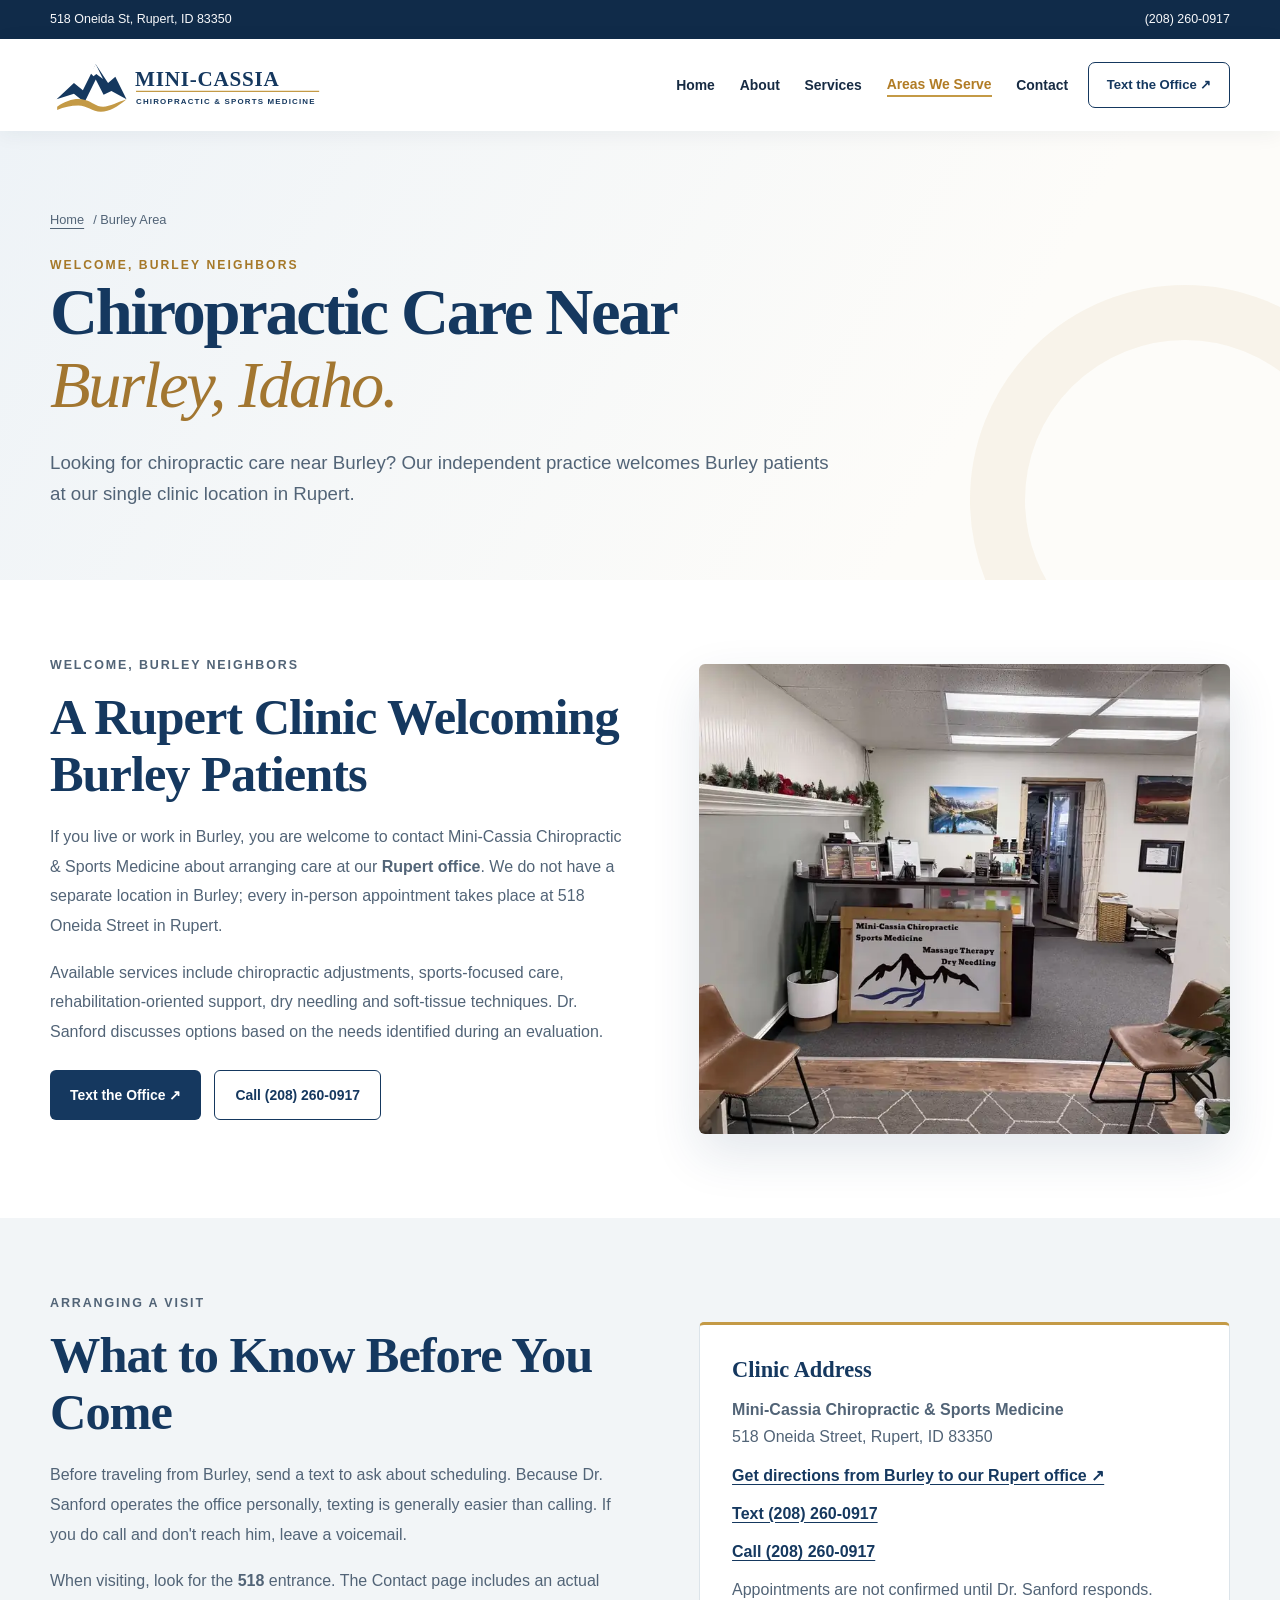
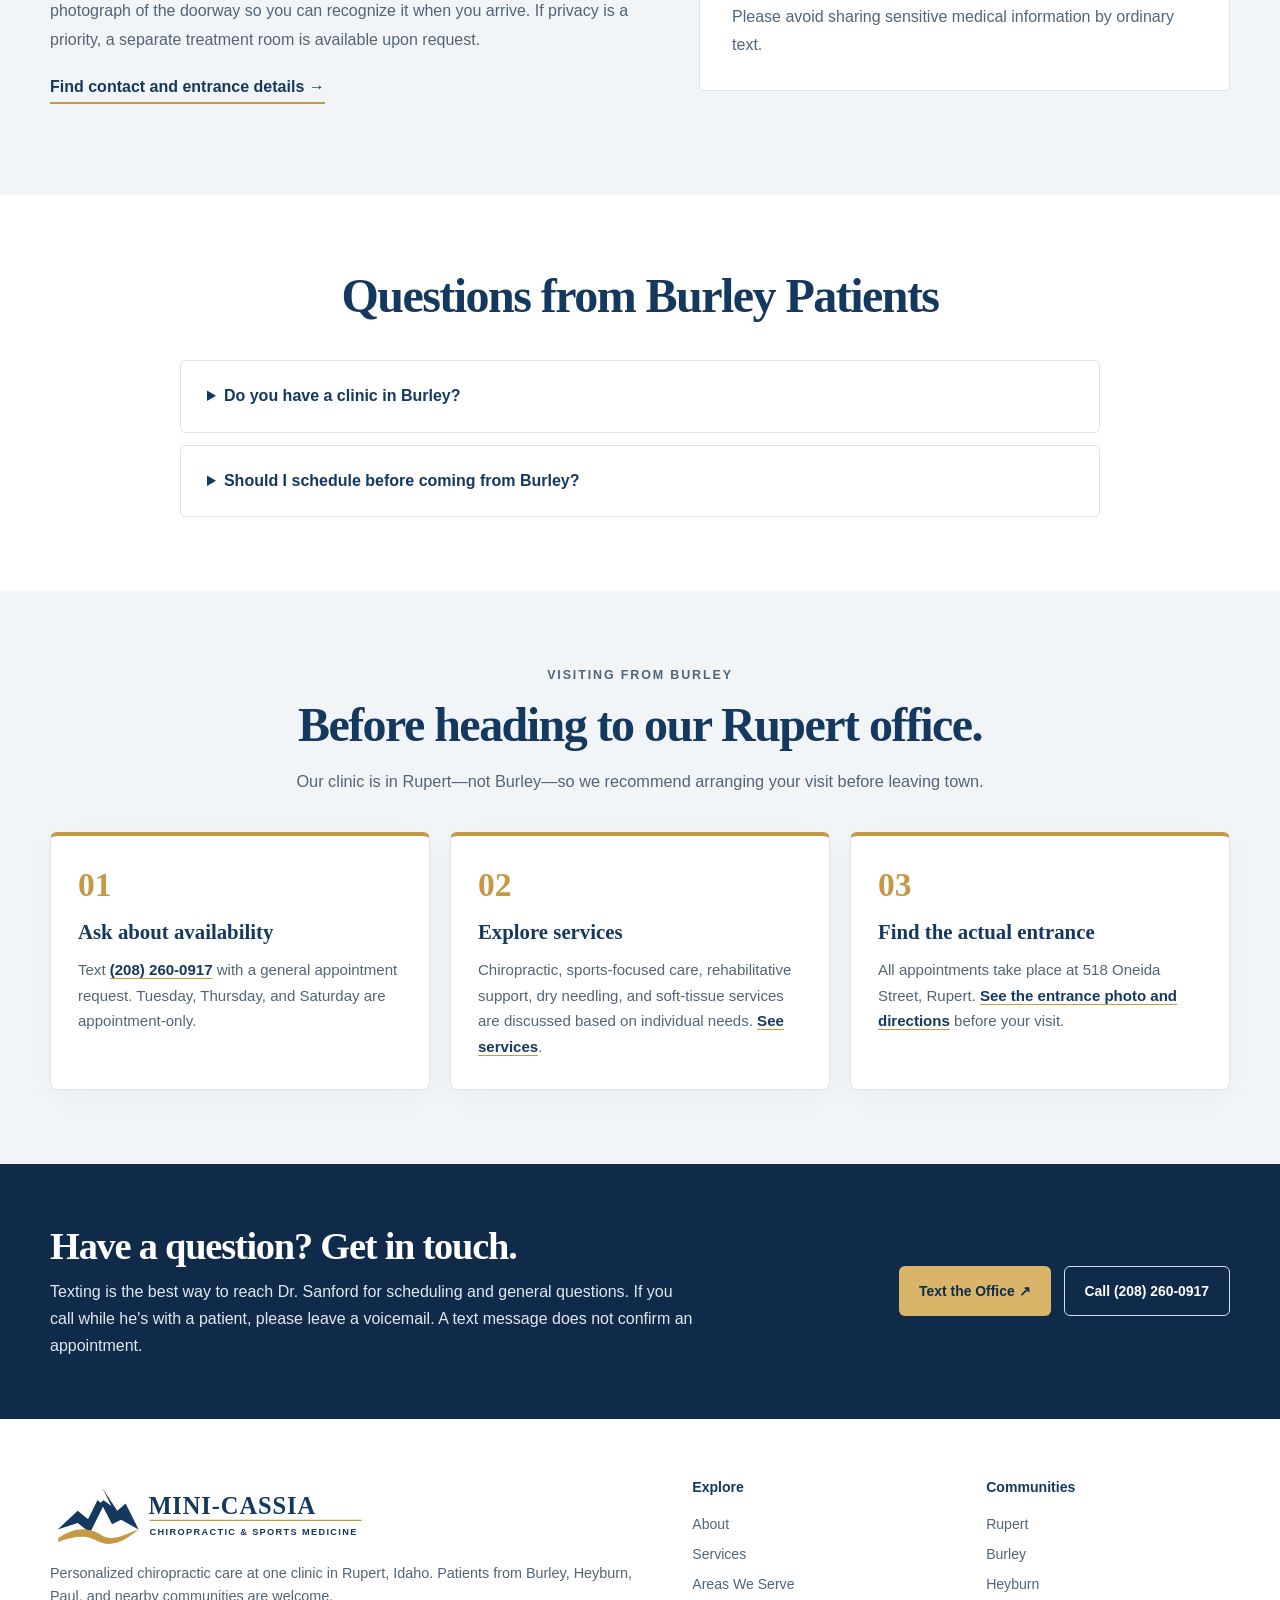
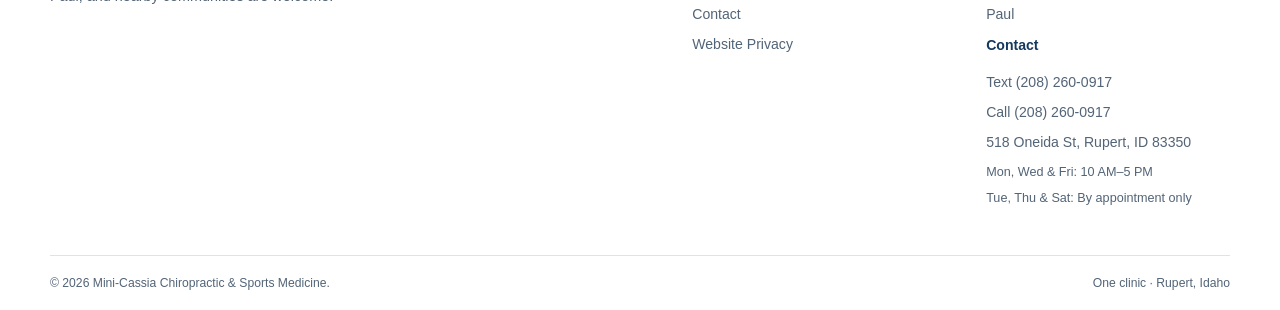
<file: areas-we-serve/burley/index.html>
<!doctype html>
<html lang="en">
<head>
  <meta charset="utf-8">
  <meta name="viewport" content="width=device-width, initial-scale=1">
  <meta name="theme-color" content="#15385F">
  <title>Chiropractic Care Near Burley, ID | Mini-Cassia Chiropractic</title>
  <meta name="description" content="Looking for chiropractic care near Burley? Our independent practice welcomes Burley patients at our single clinic location in Rupert.">
  <link rel="canonical" href="https://minicassiachiropractic.com/areas-we-serve/burley/">
  <meta property="og:type" content="website"><meta property="og:site_name" content="Mini-Cassia Chiropractic & Sports Medicine">
  <meta property="og:title" content="Chiropractic Care Near Burley, Idaho">
  <meta property="og:description" content="Looking for chiropractic care near Burley? Our independent practice welcomes Burley patients at our single clinic location in Rupert.">
  <meta property="og:url" content="https://minicassiachiropractic.com/areas-we-serve/burley/">
  <meta property="og:image" content="https://minicassiachiropractic.com/assets/images/clinic-entrance.webp">
  <link rel="icon" type="image/svg+xml" href="../../favicon.svg">
  <link rel="stylesheet" href="../../assets/css/site.css">
  <script type="application/ld+json">{"@context":"https://schema.org","@type":"MedicalBusiness","name":"Mini-Cassia Chiropractic & Sports Medicine","url":"https://minicassiachiropractic.com/","telephone":"+12082600917","address":{"@type":"PostalAddress","streetAddress":"518 Oneida St","addressLocality":"Rupert","addressRegion":"ID","postalCode":"83350","addressCountry":"US"},"areaServed":[{"@type":"City","name":"Rupert"},{"@type":"City","name":"Burley"},{"@type":"City","name":"Heyburn"},{"@type":"City","name":"Paul"}],"openingHoursSpecification":[{"@type":"OpeningHoursSpecification","dayOfWeek":["Monday","Wednesday","Friday"],"opens":"10:00","closes":"17:00"}]}</script>
</head>
<body>
<a class="skip-link" href="#main-content">Skip to main content</a>
<div class="utility-bar"><div class="container utility-inner">
  <span class="utility-address">518 Oneida St, Rupert, ID 83350</span>
  <a href="tel:+12082600917">(208) 260-0917</a>
</div></div>
<header class="site-header" id="top"><div class="container header-inner">
  <a href="../../" class="brand" aria-label="Mini-Cassia Chiropractic and Sports Medicine homepage"><img src="../../assets/brand/logo-horizontal.svg" alt="Mini-Cassia Chiropractic &amp; Sports Medicine" width="540" height="120"></a>
  <nav class="desktop-nav" aria-label="Main navigation"><a href="../../">Home</a><a href="../../about/">About</a><a href="../../services/">Services</a><a href="../../areas-we-serve/" class="selected" aria-current="page">Areas We Serve</a><a href="../../contact/">Contact</a></nav>
  <a class="header-contact" href="sms:+12082600917">Text the Office <span aria-hidden="true">↗</span></a>
  <details class="mobile-nav" id="mobile-nav"><summary aria-label="Open navigation menu"><span></span><span></span><span></span></summary><nav aria-label="Mobile navigation"><a href="../../">Home</a><a href="../../about/">About</a><a href="../../services/">Services</a><a href="../../areas-we-serve/" aria-current="page">Areas We Serve</a><a href="../../contact/">Contact</a><a href="sms:+12082600917">Text the Office</a><a href="tel:+12082600917">Call the Office</a></nav></details>
</div></header>
<main id="main-content">
<section class="page-hero"><div class="container"><nav class="breadcrumb" aria-label="Breadcrumb"><a href="../../">Home</a> / Burley Area</nav><p class="section-kicker">WELCOME, BURLEY NEIGHBORS</p><h1>Chiropractic Care Near<br><em>Burley, Idaho.</em></h1><p class="lead">Looking for chiropractic care near Burley? Our independent practice welcomes Burley patients at our single clinic location in Rupert.</p></div></section>
<section class="page-section"><div class="container two-column"><div class="content-copy"><p class="small-kicker">WELCOME, BURLEY NEIGHBORS</p><h2>A Rupert Clinic Welcoming Burley Patients</h2><p>If you live or work in Burley, you are welcome to contact Mini-Cassia Chiropractic &amp; Sports Medicine about arranging care at our <strong>Rupert office</strong>. We do not have a separate location in Burley; every in-person appointment takes place at 518 Oneida Street in Rupert.</p><p>Available services include chiropractic adjustments, sports-focused care, rehabilitation-oriented support, dry needling and soft-tissue techniques. Dr. Sanford discusses options based on the needs identified during an evaluation.</p><div class="contact-actions"><a class="button button-navy" href="sms:+12082600917">Text the Office ↗</a><a class="button button-outline" href="tel:+12082600917">Call (208) 260-0917</a></div></div><img class="content-photo " src="../../assets/images/clinic-reception.webp" alt="Reception area patients from Burley will find at the Rupert clinic" width="900" height="1200" loading="lazy"></div></section>
<section class="page-section light-section"><div class="container two-column"><div class="content-copy"><p class="small-kicker">ARRANGING A VISIT</p><h2>What to Know Before You Come</h2><p>Before traveling from Burley, send a text to ask about scheduling. Because Dr. Sanford operates the office personally, texting is generally easier than calling. If you do call and don't reach him, leave a voicemail.</p><p>When visiting, look for the <strong>518</strong> entrance. The Contact page includes an actual photograph of the doorway so you can recognize it when you arrive. If privacy is a priority, a separate treatment room is available upon request.</p><p><a class="direction-link" href="../../contact/">Find contact and entrance details →</a></p></div><div class="info-card"><h3>Clinic Address</h3><p><strong>Mini-Cassia Chiropractic &amp; Sports Medicine</strong><br>518 Oneida Street, Rupert, ID 83350</p><p><a href="https://www.google.com/maps/dir/?api=1&amp;origin=Burley%2C%20Idaho&amp;destination=518%20Oneida%20St%2C%20Rupert%2C%20ID%2083350" target="_blank" rel="noopener noreferrer">Get directions from Burley to our Rupert office ↗</a></p><p><a href="sms:+12082600917">Text (208) 260-0917</a></p><p><a href="tel:+12082600917">Call (208) 260-0917</a></p><p>Appointments are not confirmed until Dr. Sanford responds. Please avoid sharing sensitive medical information by ordinary text.</p></div></div></section><section class="page-section"><div class="container"><div class="page-heading-centered"><h2>Questions from Burley Patients</h2></div><div class="faq-list"><details><summary>Do you have a clinic in Burley?</summary><p>No. Our clinic is in Rupert at 518 Oneida Street. We welcome people coming from Burley for appointments there.</p></details><details><summary>Should I schedule before coming from Burley?</summary><p>Yes. Contact the office to discuss an appointment before making the trip. Texting the office is preferred for scheduling and general questions.</p></details></div></div></section>
<section class="page-section page-detail-section light-section" aria-labelledby="burley-prep-title"><div class="container"><div class="page-heading-centered"><p class="small-kicker">VISITING FROM BURLEY</p><h2 id="burley-prep-title">Before heading to our Rupert office.</h2><p>Our clinic is in Rupert—not Burley—so we recommend arranging your visit before leaving town.</p></div><div class="detail-steps"><article class="detail-step"><span class="step-index" aria-hidden="true">01</span><h3>Ask about availability</h3><p>Text <a href="sms:+12082600917">(208) 260-0917</a> with a general appointment request. Tuesday, Thursday, and Saturday are appointment-only.</p></article>
<article class="detail-step"><span class="step-index" aria-hidden="true">02</span><h3>Explore services</h3><p>Chiropractic, sports-focused care, rehabilitative support, dry needling, and soft-tissue services are discussed based on individual needs. <a href="../../services/">See services</a>.</p></article>
<article class="detail-step"><span class="step-index" aria-hidden="true">03</span><h3>Find the actual entrance</h3><p>All appointments take place at 518 Oneida Street, Rupert. <a href="../../contact/">See the entrance photo and directions</a> before your visit.</p></article></div></div></section>
<section class="cta-band"><div class="container cta-inner"><div><h2>Have a question? Get in touch.</h2><p>Texting is the best way to reach Dr. Sanford for scheduling and general questions. If you call while he's with a patient, please leave a voicemail. A text message does not confirm an appointment.</p></div><div class="contact-actions"><a class="button button-gold" href="sms:+12082600917">Text the Office ↗</a><a class="button button-outline" href="tel:+12082600917">Call (208) 260-0917</a></div></div></section>
</main>
<footer class="site-footer"><div class="container footer-inner">
    <div class="footer-brand"><a href="../../"><img src="../../assets/brand/logo-horizontal.svg" width="540" height="120" alt="Mini-Cassia Chiropractic and Sports Medicine"></a><p>Personalized chiropractic care at one clinic in Rupert, Idaho. Patients from Burley, Heyburn, Paul, and nearby communities are welcome.</p></div>
    <div class="footer-links"><strong>Explore</strong><a href="../../about/">About</a><a href="../../services/">Services</a><a href="../../areas-we-serve/">Areas We Serve</a><a href="../../contact/">Contact</a><a href="../../privacy/">Website Privacy</a></div>
    <div class="footer-links"><strong>Communities</strong><a href="../../areas-we-serve/rupert/">Rupert</a><a href="../../areas-we-serve/burley/">Burley</a><a href="../../areas-we-serve/heyburn/">Heyburn</a><a href="../../areas-we-serve/paul/">Paul</a><strong>Contact</strong><a href="sms:+12082600917">Text (208) 260-0917</a><a href="tel:+12082600917">Call (208) 260-0917</a><span>518 Oneida St, Rupert, ID 83350</span><span class="footer-hours">Mon, Wed &amp; Fri: 10 AM–5 PM</span><span class="footer-hours">Tue, Thu &amp; Sat: By appointment only</span></div>
</div><div class="container footer-bottom"><span>© <span id="copyright-year">2026</span> Mini-Cassia Chiropractic &amp; Sports Medicine.</span><span>One clinic · Rupert, Idaho</span></div></footer>
<script src="../../assets/js/site.js" defer></script>
</body></html>
</file>
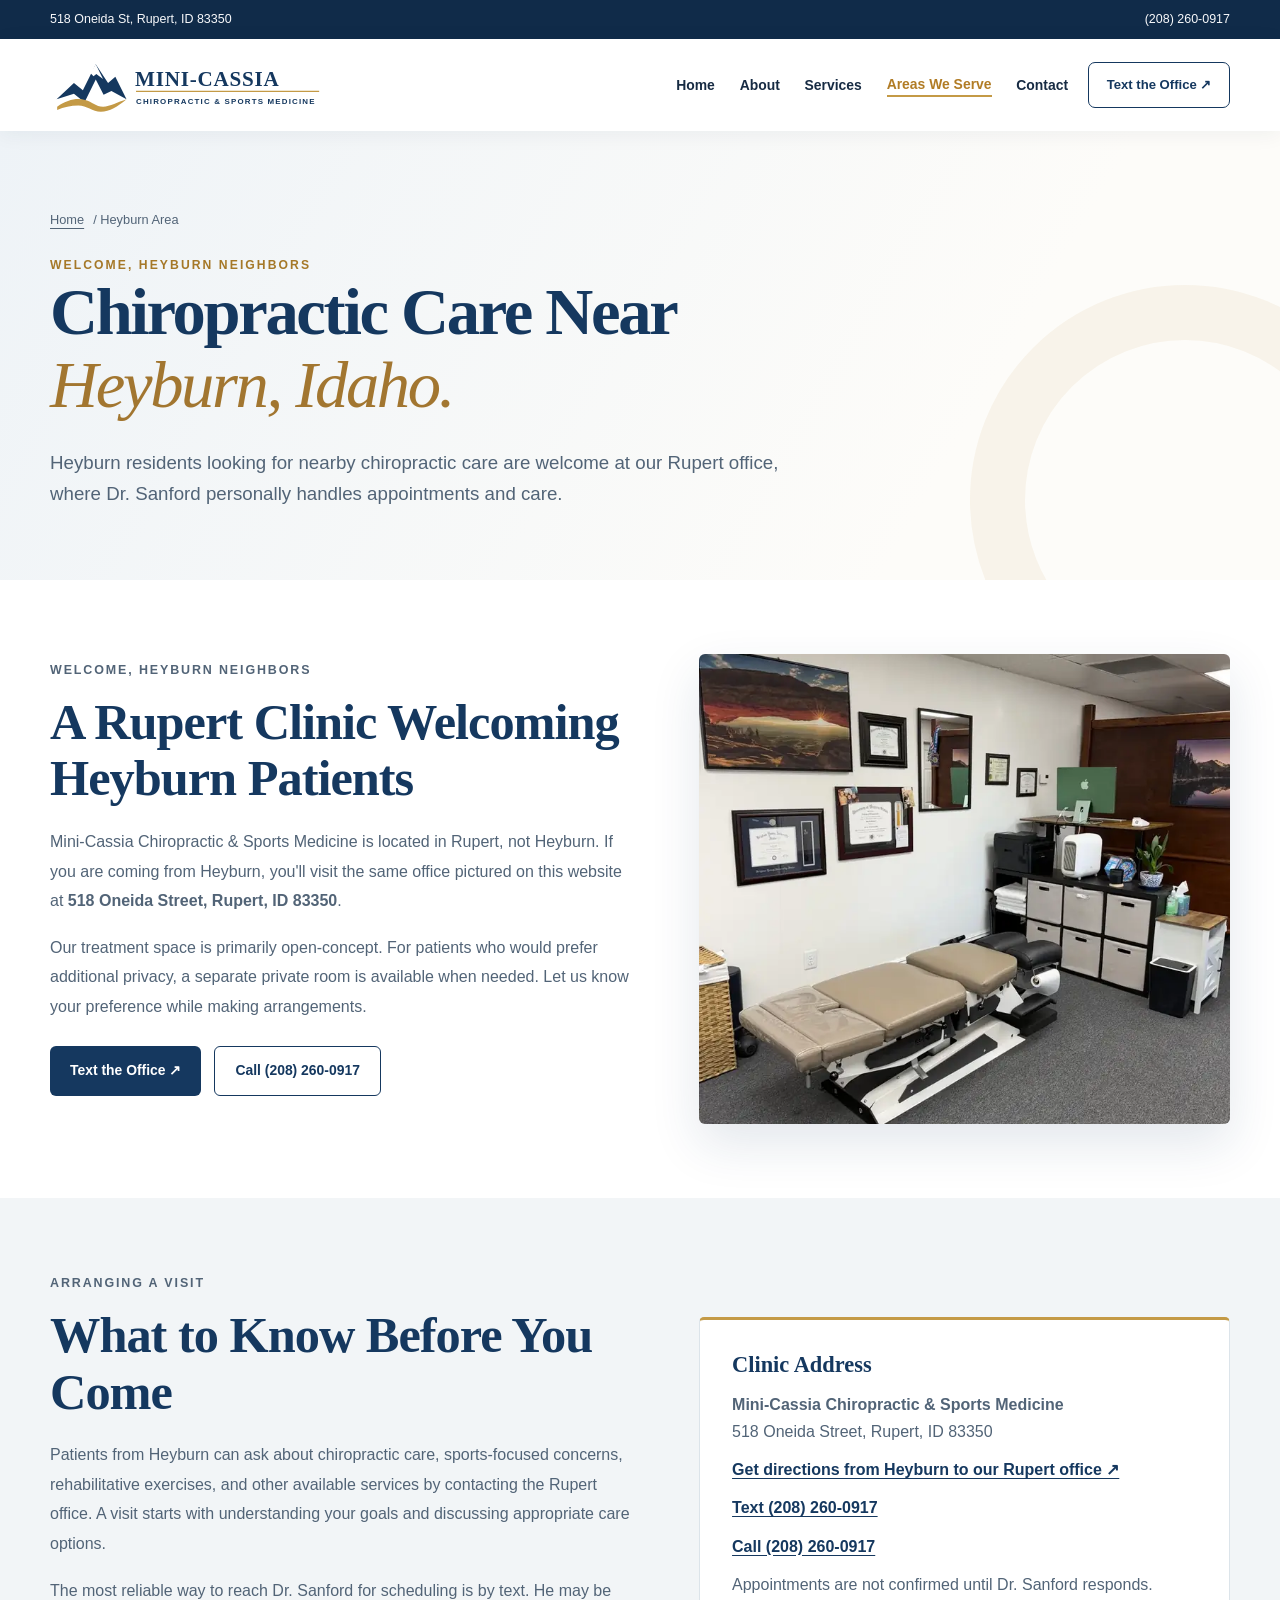
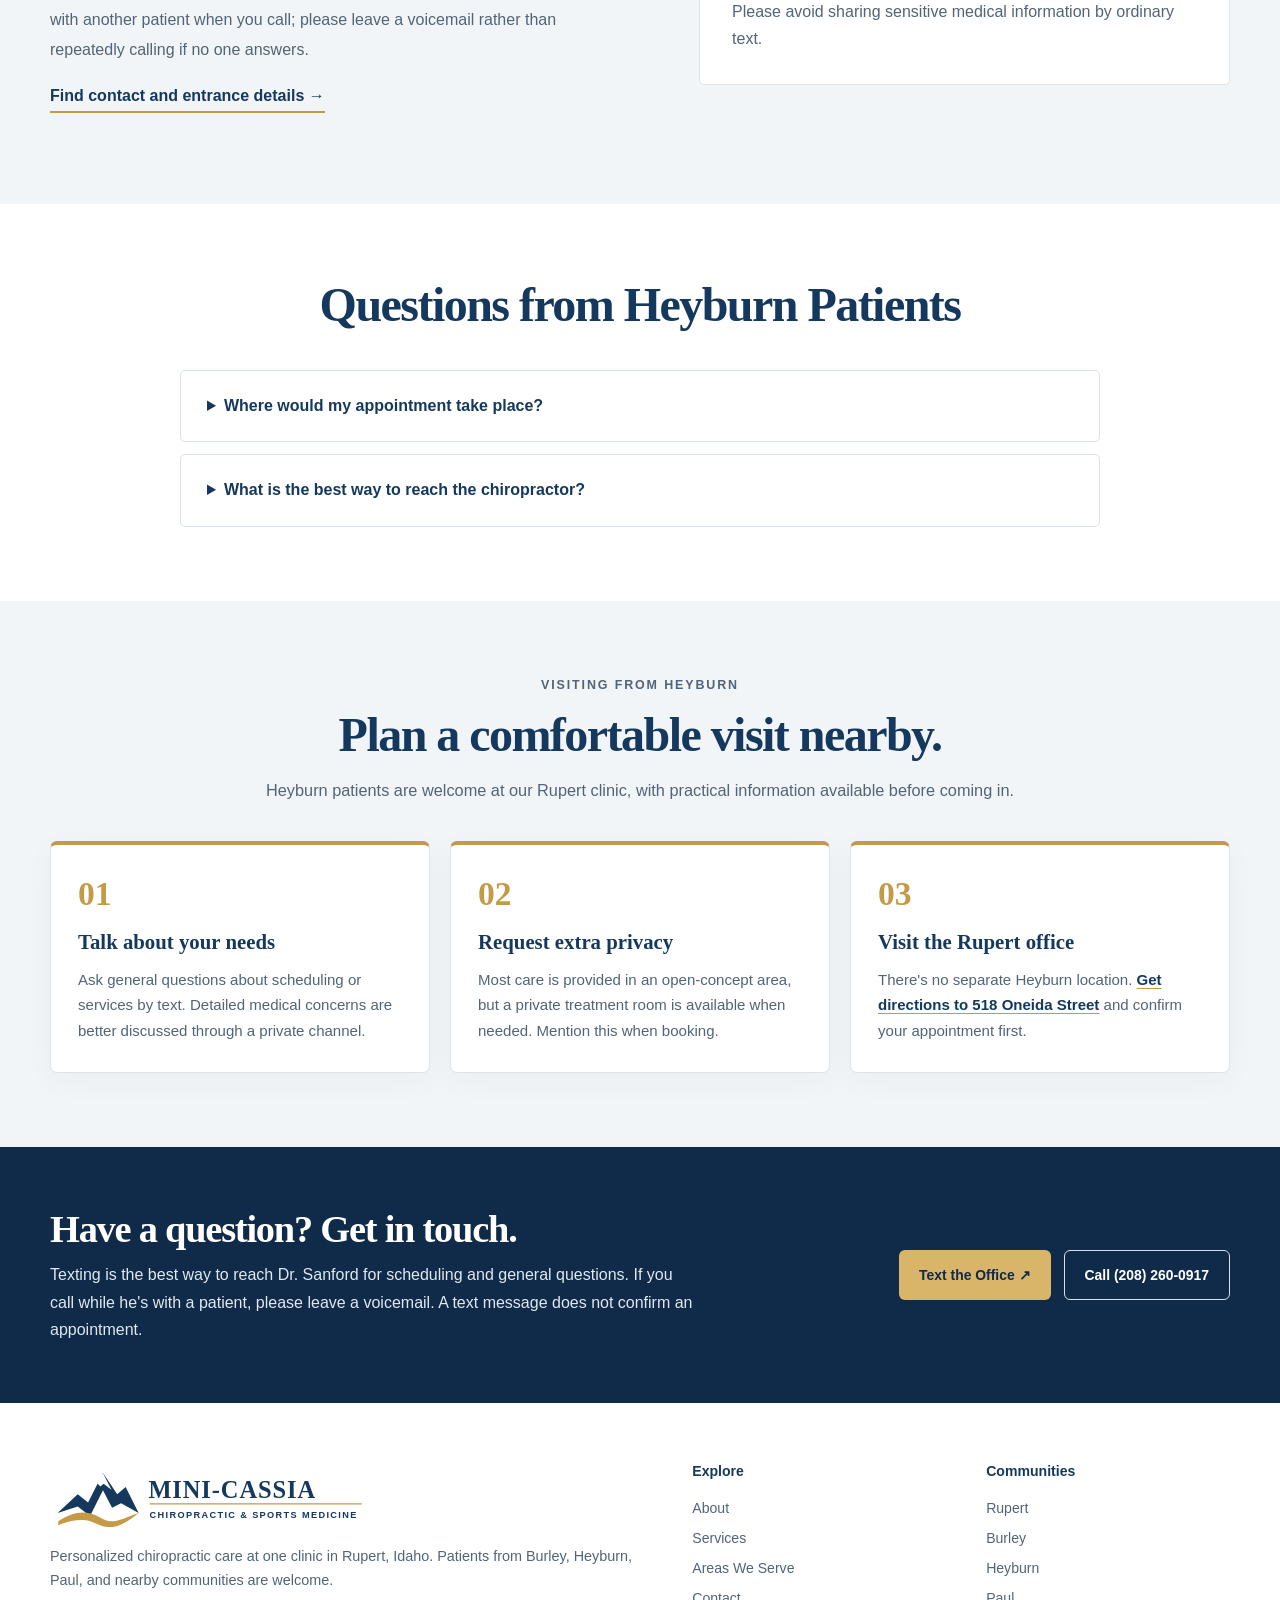
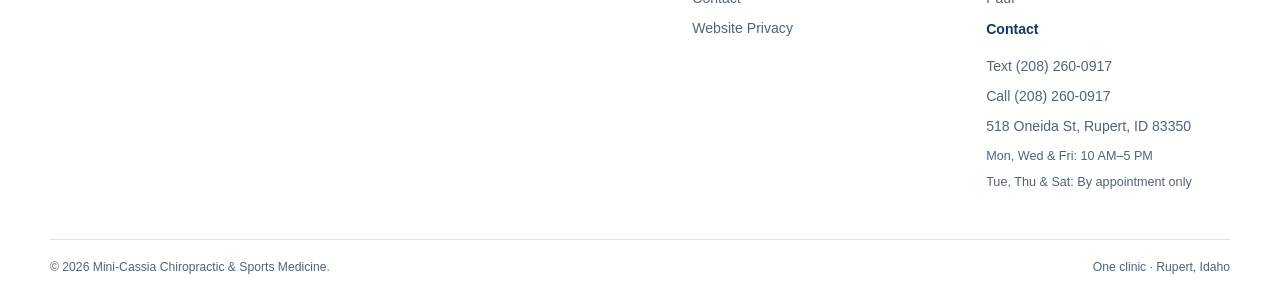
<file: areas-we-serve/heyburn/index.html>
<!doctype html>
<html lang="en">
<head>
  <meta charset="utf-8">
  <meta name="viewport" content="width=device-width, initial-scale=1">
  <meta name="theme-color" content="#15385F">
  <title>Chiropractic Care Near Heyburn, ID | Mini-Cassia Chiropractic</title>
  <meta name="description" content="Heyburn residents looking for nearby chiropractic care are welcome at our Rupert office, where Dr. Sanford personally handles appointments and care.">
  <link rel="canonical" href="https://minicassiachiropractic.com/areas-we-serve/heyburn/">
  <meta property="og:type" content="website"><meta property="og:site_name" content="Mini-Cassia Chiropractic & Sports Medicine">
  <meta property="og:title" content="Chiropractic Care Near Heyburn, Idaho">
  <meta property="og:description" content="Heyburn residents looking for nearby chiropractic care are welcome at our Rupert office, where Dr. Sanford personally handles appointments and care.">
  <meta property="og:url" content="https://minicassiachiropractic.com/areas-we-serve/heyburn/">
  <meta property="og:image" content="https://minicassiachiropractic.com/assets/images/clinic-entrance.webp">
  <link rel="icon" type="image/svg+xml" href="../../favicon.svg">
  <link rel="stylesheet" href="../../assets/css/site.css">
  <script type="application/ld+json">{"@context":"https://schema.org","@type":"MedicalBusiness","name":"Mini-Cassia Chiropractic & Sports Medicine","url":"https://minicassiachiropractic.com/","telephone":"+12082600917","address":{"@type":"PostalAddress","streetAddress":"518 Oneida St","addressLocality":"Rupert","addressRegion":"ID","postalCode":"83350","addressCountry":"US"},"areaServed":[{"@type":"City","name":"Rupert"},{"@type":"City","name":"Burley"},{"@type":"City","name":"Heyburn"},{"@type":"City","name":"Paul"}],"openingHoursSpecification":[{"@type":"OpeningHoursSpecification","dayOfWeek":["Monday","Wednesday","Friday"],"opens":"10:00","closes":"17:00"}]}</script>
</head>
<body>
<a class="skip-link" href="#main-content">Skip to main content</a>
<div class="utility-bar"><div class="container utility-inner">
  <span class="utility-address">518 Oneida St, Rupert, ID 83350</span>
  <a href="tel:+12082600917">(208) 260-0917</a>
</div></div>
<header class="site-header" id="top"><div class="container header-inner">
  <a href="../../" class="brand" aria-label="Mini-Cassia Chiropractic and Sports Medicine homepage"><img src="../../assets/brand/logo-horizontal.svg" alt="Mini-Cassia Chiropractic &amp; Sports Medicine" width="540" height="120"></a>
  <nav class="desktop-nav" aria-label="Main navigation"><a href="../../">Home</a><a href="../../about/">About</a><a href="../../services/">Services</a><a href="../../areas-we-serve/" class="selected" aria-current="page">Areas We Serve</a><a href="../../contact/">Contact</a></nav>
  <a class="header-contact" href="sms:+12082600917">Text the Office <span aria-hidden="true">↗</span></a>
  <details class="mobile-nav" id="mobile-nav"><summary aria-label="Open navigation menu"><span></span><span></span><span></span></summary><nav aria-label="Mobile navigation"><a href="../../">Home</a><a href="../../about/">About</a><a href="../../services/">Services</a><a href="../../areas-we-serve/" aria-current="page">Areas We Serve</a><a href="../../contact/">Contact</a><a href="sms:+12082600917">Text the Office</a><a href="tel:+12082600917">Call the Office</a></nav></details>
</div></header>
<main id="main-content">
<section class="page-hero"><div class="container"><nav class="breadcrumb" aria-label="Breadcrumb"><a href="../../">Home</a> / Heyburn Area</nav><p class="section-kicker">WELCOME, HEYBURN NEIGHBORS</p><h1>Chiropractic Care Near<br><em>Heyburn, Idaho.</em></h1><p class="lead">Heyburn residents looking for nearby chiropractic care are welcome at our Rupert office, where Dr. Sanford personally handles appointments and care.</p></div></section>
<section class="page-section"><div class="container two-column"><div class="content-copy"><p class="small-kicker">WELCOME, HEYBURN NEIGHBORS</p><h2>A Rupert Clinic Welcoming Heyburn Patients</h2><p>Mini-Cassia Chiropractic &amp; Sports Medicine is located in Rupert, not Heyburn. If you are coming from Heyburn, you'll visit the same office pictured on this website at <strong>518 Oneida Street, Rupert, ID 83350</strong>.</p><p>Our treatment space is primarily open-concept. For patients who would prefer additional privacy, a separate private room is available when needed. Let us know your preference while making arrangements.</p><div class="contact-actions"><a class="button button-navy" href="sms:+12082600917">Text the Office ↗</a><a class="button button-outline" href="tel:+12082600917">Call (208) 260-0917</a></div></div><img class="content-photo " src="../../assets/images/open-treatment-area.webp" alt="Open-concept chiropractic treatment room at our Rupert clinic near Heyburn" width="900" height="1200" loading="lazy"></div></section>
<section class="page-section light-section"><div class="container two-column"><div class="content-copy"><p class="small-kicker">ARRANGING A VISIT</p><h2>What to Know Before You Come</h2><p>Patients from Heyburn can ask about chiropractic care, sports-focused concerns, rehabilitative exercises, and other available services by contacting the Rupert office. A visit starts with understanding your goals and discussing appropriate care options.</p><p>The most reliable way to reach Dr. Sanford for scheduling is by text. He may be with another patient when you call; please leave a voicemail rather than repeatedly calling if no one answers.</p><p><a class="direction-link" href="../../contact/">Find contact and entrance details →</a></p></div><div class="info-card"><h3>Clinic Address</h3><p><strong>Mini-Cassia Chiropractic &amp; Sports Medicine</strong><br>518 Oneida Street, Rupert, ID 83350</p><p><a href="https://www.google.com/maps/dir/?api=1&amp;origin=Heyburn%2C%20Idaho&amp;destination=518%20Oneida%20St%2C%20Rupert%2C%20ID%2083350" target="_blank" rel="noopener noreferrer">Get directions from Heyburn to our Rupert office ↗</a></p><p><a href="sms:+12082600917">Text (208) 260-0917</a></p><p><a href="tel:+12082600917">Call (208) 260-0917</a></p><p>Appointments are not confirmed until Dr. Sanford responds. Please avoid sharing sensitive medical information by ordinary text.</p></div></div></section><section class="page-section"><div class="container"><div class="page-heading-centered"><h2>Questions from Heyburn Patients</h2></div><div class="faq-list"><details><summary>Where would my appointment take place?</summary><p>All in-person appointments take place at 518 Oneida Street in Rupert; there is no separate Heyburn office.</p></details><details><summary>What is the best way to reach the chiropractor?</summary><p>Text (208) 260-0917 for general scheduling questions. If you call and do not get an answer, leave a voicemail. Avoid sending sensitive medical details by ordinary text.</p></details></div></div></section>
<section class="page-section page-detail-section light-section" aria-labelledby="heyburn-plan-title"><div class="container"><div class="page-heading-centered"><p class="small-kicker">VISITING FROM HEYBURN</p><h2 id="heyburn-plan-title">Plan a comfortable visit nearby.</h2><p>Heyburn patients are welcome at our Rupert clinic, with practical information available before coming in.</p></div><div class="detail-steps"><article class="detail-step"><span class="step-index" aria-hidden="true">01</span><h3>Talk about your needs</h3><p>Ask general questions about scheduling or services by text. Detailed medical concerns are better discussed through a private channel.</p></article>
<article class="detail-step"><span class="step-index" aria-hidden="true">02</span><h3>Request extra privacy</h3><p>Most care is provided in an open-concept area, but a private treatment room is available when needed. Mention this when booking.</p></article>
<article class="detail-step"><span class="step-index" aria-hidden="true">03</span><h3>Visit the Rupert office</h3><p>There's no separate Heyburn location. <a href="../../contact/">Get directions to 518 Oneida Street</a> and confirm your appointment first.</p></article></div></div></section>
<section class="cta-band"><div class="container cta-inner"><div><h2>Have a question? Get in touch.</h2><p>Texting is the best way to reach Dr. Sanford for scheduling and general questions. If you call while he's with a patient, please leave a voicemail. A text message does not confirm an appointment.</p></div><div class="contact-actions"><a class="button button-gold" href="sms:+12082600917">Text the Office ↗</a><a class="button button-outline" href="tel:+12082600917">Call (208) 260-0917</a></div></div></section>
</main>
<footer class="site-footer"><div class="container footer-inner">
    <div class="footer-brand"><a href="../../"><img src="../../assets/brand/logo-horizontal.svg" width="540" height="120" alt="Mini-Cassia Chiropractic and Sports Medicine"></a><p>Personalized chiropractic care at one clinic in Rupert, Idaho. Patients from Burley, Heyburn, Paul, and nearby communities are welcome.</p></div>
    <div class="footer-links"><strong>Explore</strong><a href="../../about/">About</a><a href="../../services/">Services</a><a href="../../areas-we-serve/">Areas We Serve</a><a href="../../contact/">Contact</a><a href="../../privacy/">Website Privacy</a></div>
    <div class="footer-links"><strong>Communities</strong><a href="../../areas-we-serve/rupert/">Rupert</a><a href="../../areas-we-serve/burley/">Burley</a><a href="../../areas-we-serve/heyburn/">Heyburn</a><a href="../../areas-we-serve/paul/">Paul</a><strong>Contact</strong><a href="sms:+12082600917">Text (208) 260-0917</a><a href="tel:+12082600917">Call (208) 260-0917</a><span>518 Oneida St, Rupert, ID 83350</span><span class="footer-hours">Mon, Wed &amp; Fri: 10 AM–5 PM</span><span class="footer-hours">Tue, Thu &amp; Sat: By appointment only</span></div>
</div><div class="container footer-bottom"><span>© <span id="copyright-year">2026</span> Mini-Cassia Chiropractic &amp; Sports Medicine.</span><span>One clinic · Rupert, Idaho</span></div></footer>
<script src="../../assets/js/site.js" defer></script>
</body></html>
</file>
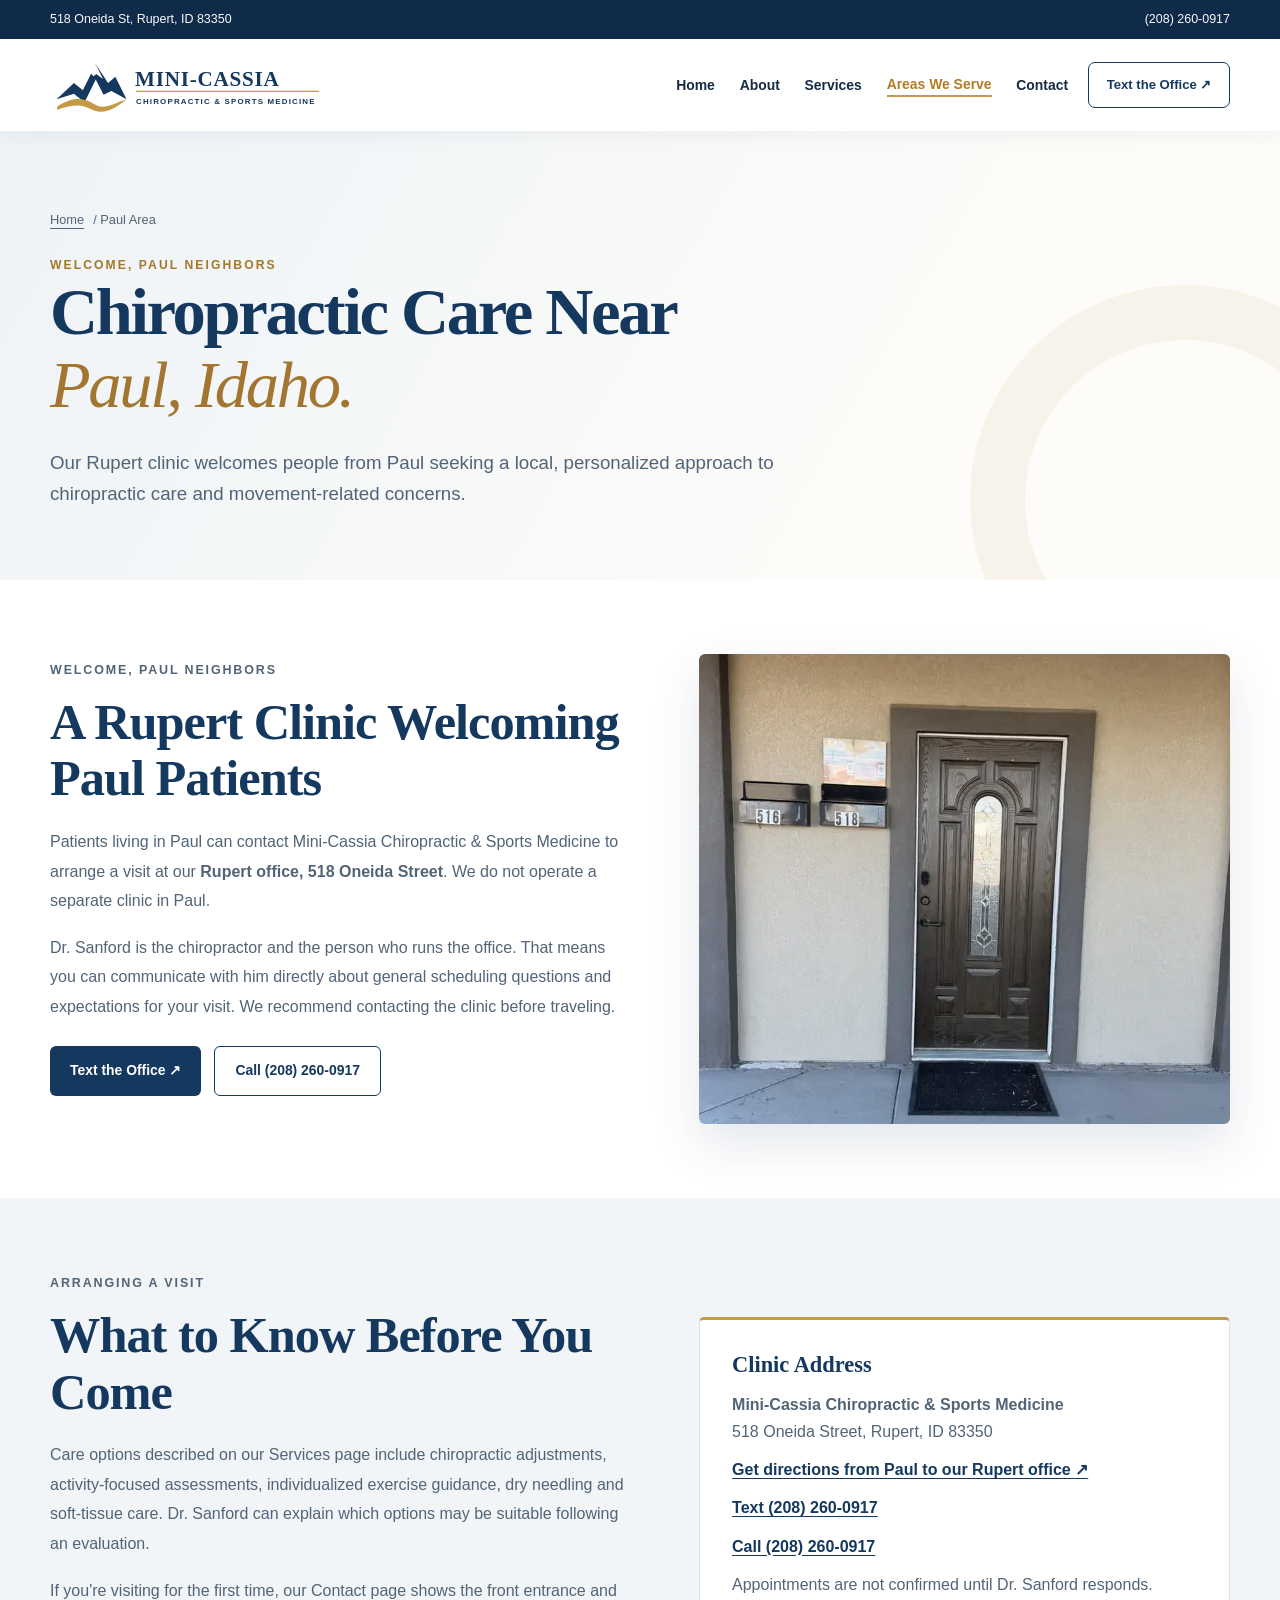
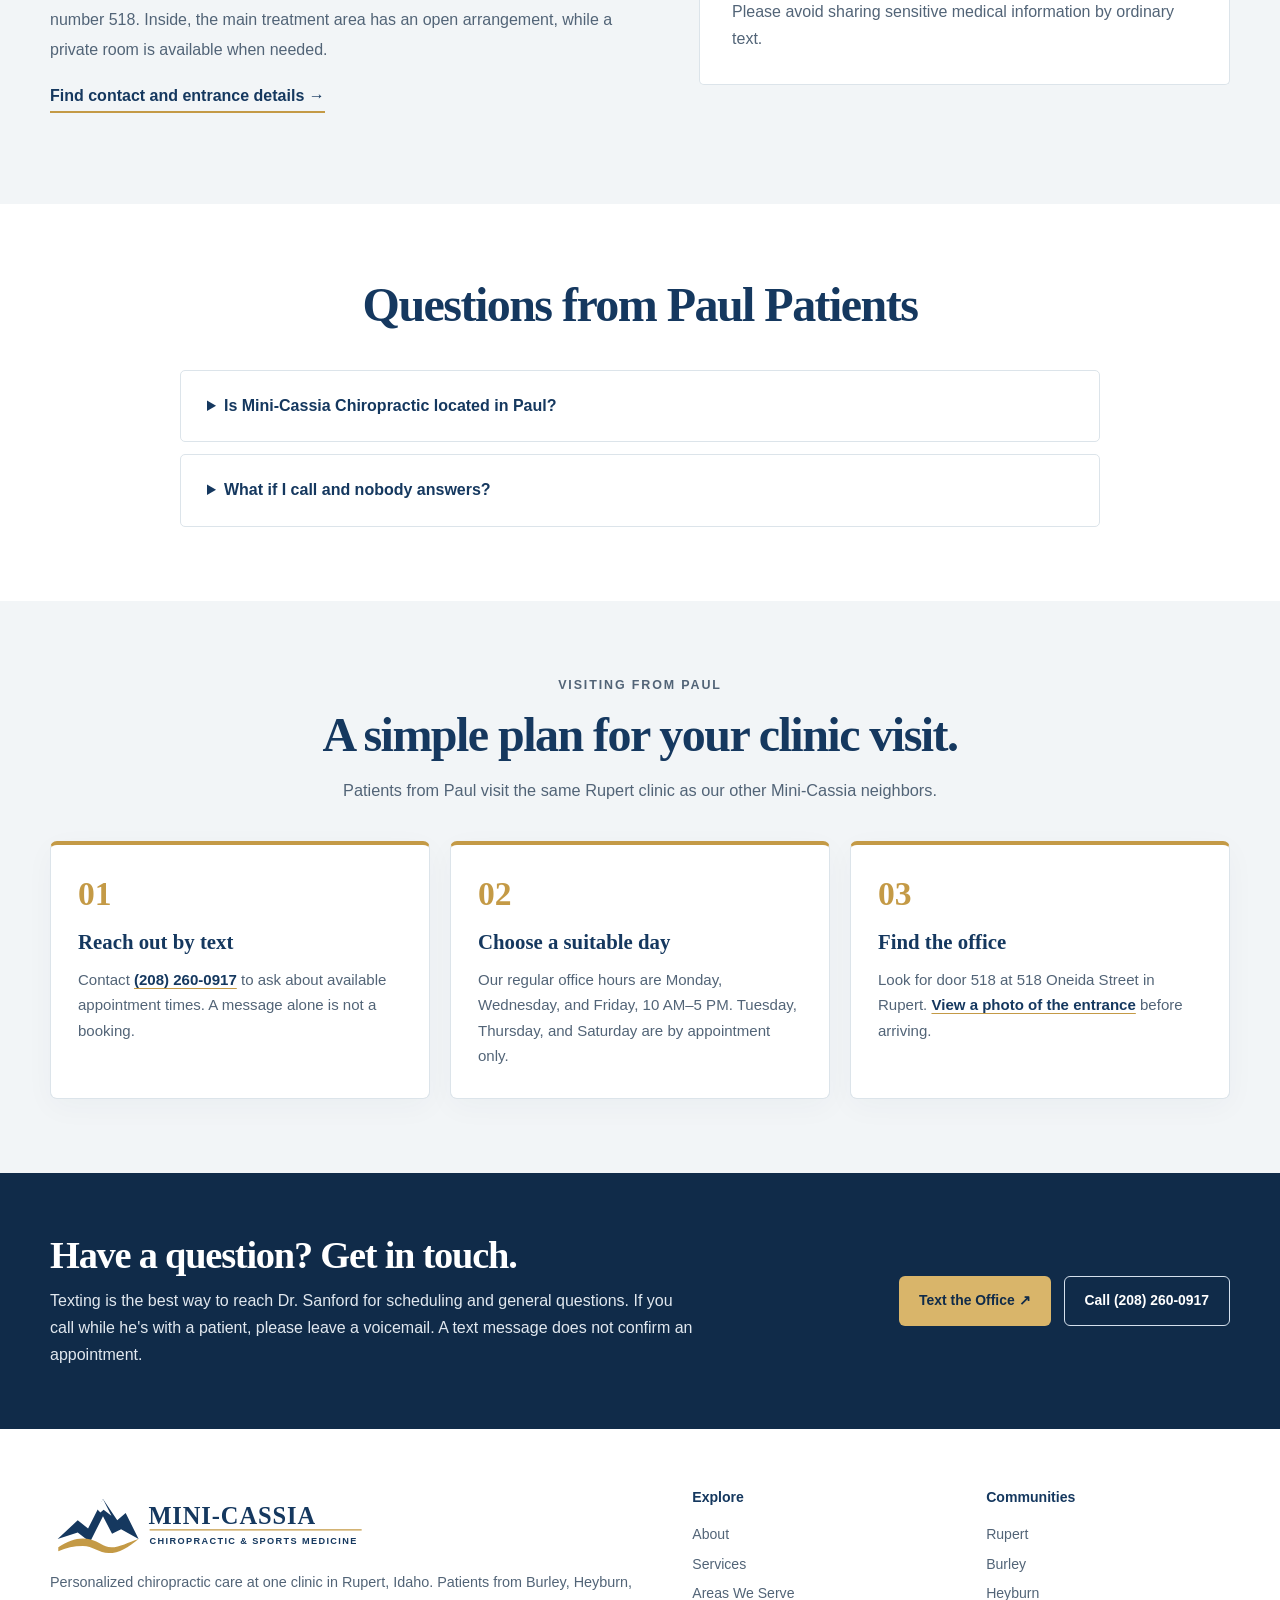
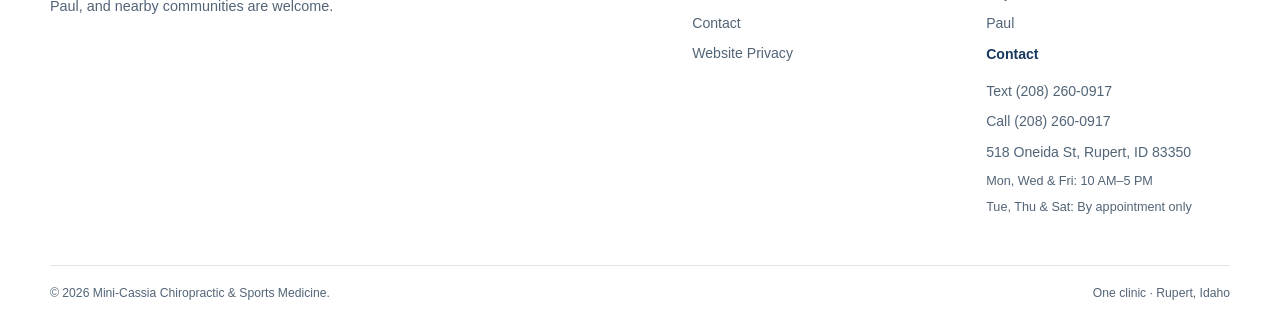
<file: areas-we-serve/paul/index.html>
<!doctype html>
<html lang="en">
<head>
  <meta charset="utf-8">
  <meta name="viewport" content="width=device-width, initial-scale=1">
  <meta name="theme-color" content="#15385F">
  <title>Chiropractic Care Near Paul, ID | Mini-Cassia Chiropractic</title>
  <meta name="description" content="Our Rupert clinic welcomes people from Paul seeking a local, personalized approach to chiropractic care and movement-related concerns.">
  <link rel="canonical" href="https://minicassiachiropractic.com/areas-we-serve/paul/">
  <meta property="og:type" content="website"><meta property="og:site_name" content="Mini-Cassia Chiropractic & Sports Medicine">
  <meta property="og:title" content="Chiropractic Care Near Paul, Idaho">
  <meta property="og:description" content="Our Rupert clinic welcomes people from Paul seeking a local, personalized approach to chiropractic care and movement-related concerns.">
  <meta property="og:url" content="https://minicassiachiropractic.com/areas-we-serve/paul/">
  <meta property="og:image" content="https://minicassiachiropractic.com/assets/images/clinic-entrance.webp">
  <link rel="icon" type="image/svg+xml" href="../../favicon.svg">
  <link rel="stylesheet" href="../../assets/css/site.css">
  <script type="application/ld+json">{"@context":"https://schema.org","@type":"MedicalBusiness","name":"Mini-Cassia Chiropractic & Sports Medicine","url":"https://minicassiachiropractic.com/","telephone":"+12082600917","address":{"@type":"PostalAddress","streetAddress":"518 Oneida St","addressLocality":"Rupert","addressRegion":"ID","postalCode":"83350","addressCountry":"US"},"areaServed":[{"@type":"City","name":"Rupert"},{"@type":"City","name":"Burley"},{"@type":"City","name":"Heyburn"},{"@type":"City","name":"Paul"}],"openingHoursSpecification":[{"@type":"OpeningHoursSpecification","dayOfWeek":["Monday","Wednesday","Friday"],"opens":"10:00","closes":"17:00"}]}</script>
</head>
<body>
<a class="skip-link" href="#main-content">Skip to main content</a>
<div class="utility-bar"><div class="container utility-inner">
  <span class="utility-address">518 Oneida St, Rupert, ID 83350</span>
  <a href="tel:+12082600917">(208) 260-0917</a>
</div></div>
<header class="site-header" id="top"><div class="container header-inner">
  <a href="../../" class="brand" aria-label="Mini-Cassia Chiropractic and Sports Medicine homepage"><img src="../../assets/brand/logo-horizontal.svg" alt="Mini-Cassia Chiropractic &amp; Sports Medicine" width="540" height="120"></a>
  <nav class="desktop-nav" aria-label="Main navigation"><a href="../../">Home</a><a href="../../about/">About</a><a href="../../services/">Services</a><a href="../../areas-we-serve/" class="selected" aria-current="page">Areas We Serve</a><a href="../../contact/">Contact</a></nav>
  <a class="header-contact" href="sms:+12082600917">Text the Office <span aria-hidden="true">↗</span></a>
  <details class="mobile-nav" id="mobile-nav"><summary aria-label="Open navigation menu"><span></span><span></span><span></span></summary><nav aria-label="Mobile navigation"><a href="../../">Home</a><a href="../../about/">About</a><a href="../../services/">Services</a><a href="../../areas-we-serve/" aria-current="page">Areas We Serve</a><a href="../../contact/">Contact</a><a href="sms:+12082600917">Text the Office</a><a href="tel:+12082600917">Call the Office</a></nav></details>
</div></header>
<main id="main-content">
<section class="page-hero"><div class="container"><nav class="breadcrumb" aria-label="Breadcrumb"><a href="../../">Home</a> / Paul Area</nav><p class="section-kicker">WELCOME, PAUL NEIGHBORS</p><h1>Chiropractic Care Near<br><em>Paul, Idaho.</em></h1><p class="lead">Our Rupert clinic welcomes people from Paul seeking a local, personalized approach to chiropractic care and movement-related concerns.</p></div></section>
<section class="page-section"><div class="container two-column"><div class="content-copy"><p class="small-kicker">WELCOME, PAUL NEIGHBORS</p><h2>A Rupert Clinic Welcoming Paul Patients</h2><p>Patients living in Paul can contact Mini-Cassia Chiropractic &amp; Sports Medicine to arrange a visit at our <strong>Rupert office, 518 Oneida Street</strong>. We do not operate a separate clinic in Paul.</p><p>Dr. Sanford is the chiropractor and the person who runs the office. That means you can communicate with him directly about general scheduling questions and expectations for your visit. We recommend contacting the clinic before traveling.</p><div class="contact-actions"><a class="button button-navy" href="sms:+12082600917">Text the Office ↗</a><a class="button button-outline" href="tel:+12082600917">Call (208) 260-0917</a></div></div><img class="content-photo entry" src="../../assets/images/clinic-entrance.webp" alt="Rupert chiropractic office entrance marked 518 for patients coming from Paul" width="900" height="1200" loading="lazy"></div></section>
<section class="page-section light-section"><div class="container two-column"><div class="content-copy"><p class="small-kicker">ARRANGING A VISIT</p><h2>What to Know Before You Come</h2><p>Care options described on our Services page include chiropractic adjustments, activity-focused assessments, individualized exercise guidance, dry needling and soft-tissue care. Dr. Sanford can explain which options may be suitable following an evaluation.</p><p>If you're visiting for the first time, our Contact page shows the front entrance and number 518. Inside, the main treatment area has an open arrangement, while a private room is available when needed.</p><p><a class="direction-link" href="../../contact/">Find contact and entrance details →</a></p></div><div class="info-card"><h3>Clinic Address</h3><p><strong>Mini-Cassia Chiropractic &amp; Sports Medicine</strong><br>518 Oneida Street, Rupert, ID 83350</p><p><a href="https://www.google.com/maps/dir/?api=1&amp;origin=Paul%2C%20Idaho&amp;destination=518%20Oneida%20St%2C%20Rupert%2C%20ID%2083350" target="_blank" rel="noopener noreferrer">Get directions from Paul to our Rupert office ↗</a></p><p><a href="sms:+12082600917">Text (208) 260-0917</a></p><p><a href="tel:+12082600917">Call (208) 260-0917</a></p><p>Appointments are not confirmed until Dr. Sanford responds. Please avoid sharing sensitive medical information by ordinary text.</p></div></div></section><section class="page-section"><div class="container"><div class="page-heading-centered"><h2>Questions from Paul Patients</h2></div><div class="faq-list"><details><summary>Is Mini-Cassia Chiropractic located in Paul?</summary><p>No. The office is in Rupert, at 518 Oneida Street. We welcome patients traveling from Paul.</p></details><details><summary>What if I call and nobody answers?</summary><p>Dr. Sanford may be treating another patient. Please leave a voicemail, or text (208) 260-0917 for general scheduling questions.</p></details></div></div></section>
<section class="page-section page-detail-section light-section" aria-labelledby="paul-steps-title"><div class="container"><div class="page-heading-centered"><p class="small-kicker">VISITING FROM PAUL</p><h2 id="paul-steps-title">A simple plan for your clinic visit.</h2><p>Patients from Paul visit the same Rupert clinic as our other Mini-Cassia neighbors.</p></div><div class="detail-steps"><article class="detail-step"><span class="step-index" aria-hidden="true">01</span><h3>Reach out by text</h3><p>Contact <a href="sms:+12082600917">(208) 260-0917</a> to ask about available appointment times. A message alone is not a booking.</p></article>
<article class="detail-step"><span class="step-index" aria-hidden="true">02</span><h3>Choose a suitable day</h3><p>Our regular office hours are Monday, Wednesday, and Friday, 10 AM–5 PM. Tuesday, Thursday, and Saturday are by appointment only.</p></article>
<article class="detail-step"><span class="step-index" aria-hidden="true">03</span><h3>Find the office</h3><p>Look for door 518 at 518 Oneida Street in Rupert. <a href="../../contact/">View a photo of the entrance</a> before arriving.</p></article></div></div></section>
<section class="cta-band"><div class="container cta-inner"><div><h2>Have a question? Get in touch.</h2><p>Texting is the best way to reach Dr. Sanford for scheduling and general questions. If you call while he's with a patient, please leave a voicemail. A text message does not confirm an appointment.</p></div><div class="contact-actions"><a class="button button-gold" href="sms:+12082600917">Text the Office ↗</a><a class="button button-outline" href="tel:+12082600917">Call (208) 260-0917</a></div></div></section>
</main>
<footer class="site-footer"><div class="container footer-inner">
    <div class="footer-brand"><a href="../../"><img src="../../assets/brand/logo-horizontal.svg" width="540" height="120" alt="Mini-Cassia Chiropractic and Sports Medicine"></a><p>Personalized chiropractic care at one clinic in Rupert, Idaho. Patients from Burley, Heyburn, Paul, and nearby communities are welcome.</p></div>
    <div class="footer-links"><strong>Explore</strong><a href="../../about/">About</a><a href="../../services/">Services</a><a href="../../areas-we-serve/">Areas We Serve</a><a href="../../contact/">Contact</a><a href="../../privacy/">Website Privacy</a></div>
    <div class="footer-links"><strong>Communities</strong><a href="../../areas-we-serve/rupert/">Rupert</a><a href="../../areas-we-serve/burley/">Burley</a><a href="../../areas-we-serve/heyburn/">Heyburn</a><a href="../../areas-we-serve/paul/">Paul</a><strong>Contact</strong><a href="sms:+12082600917">Text (208) 260-0917</a><a href="tel:+12082600917">Call (208) 260-0917</a><span>518 Oneida St, Rupert, ID 83350</span><span class="footer-hours">Mon, Wed &amp; Fri: 10 AM–5 PM</span><span class="footer-hours">Tue, Thu &amp; Sat: By appointment only</span></div>
</div><div class="container footer-bottom"><span>© <span id="copyright-year">2026</span> Mini-Cassia Chiropractic &amp; Sports Medicine.</span><span>One clinic · Rupert, Idaho</span></div></footer>
<script src="../../assets/js/site.js" defer></script>
</body></html>
</file>
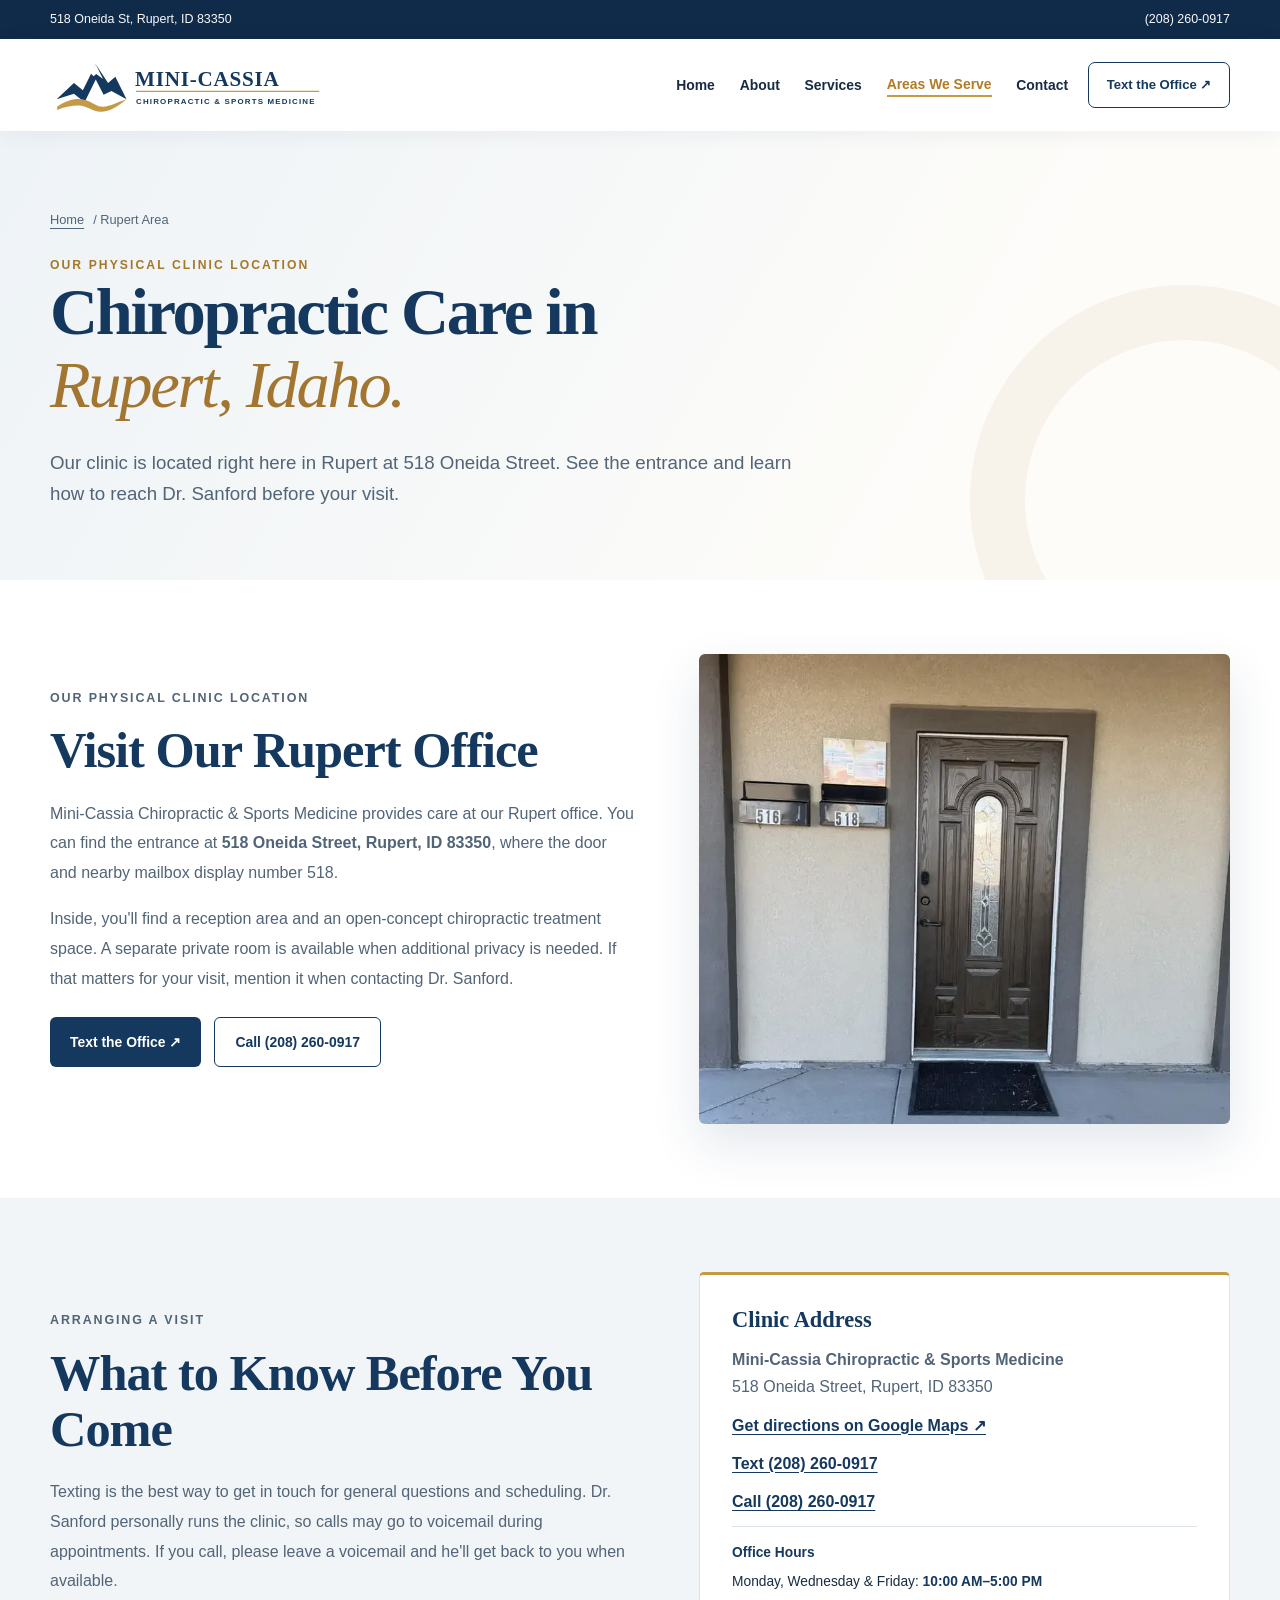
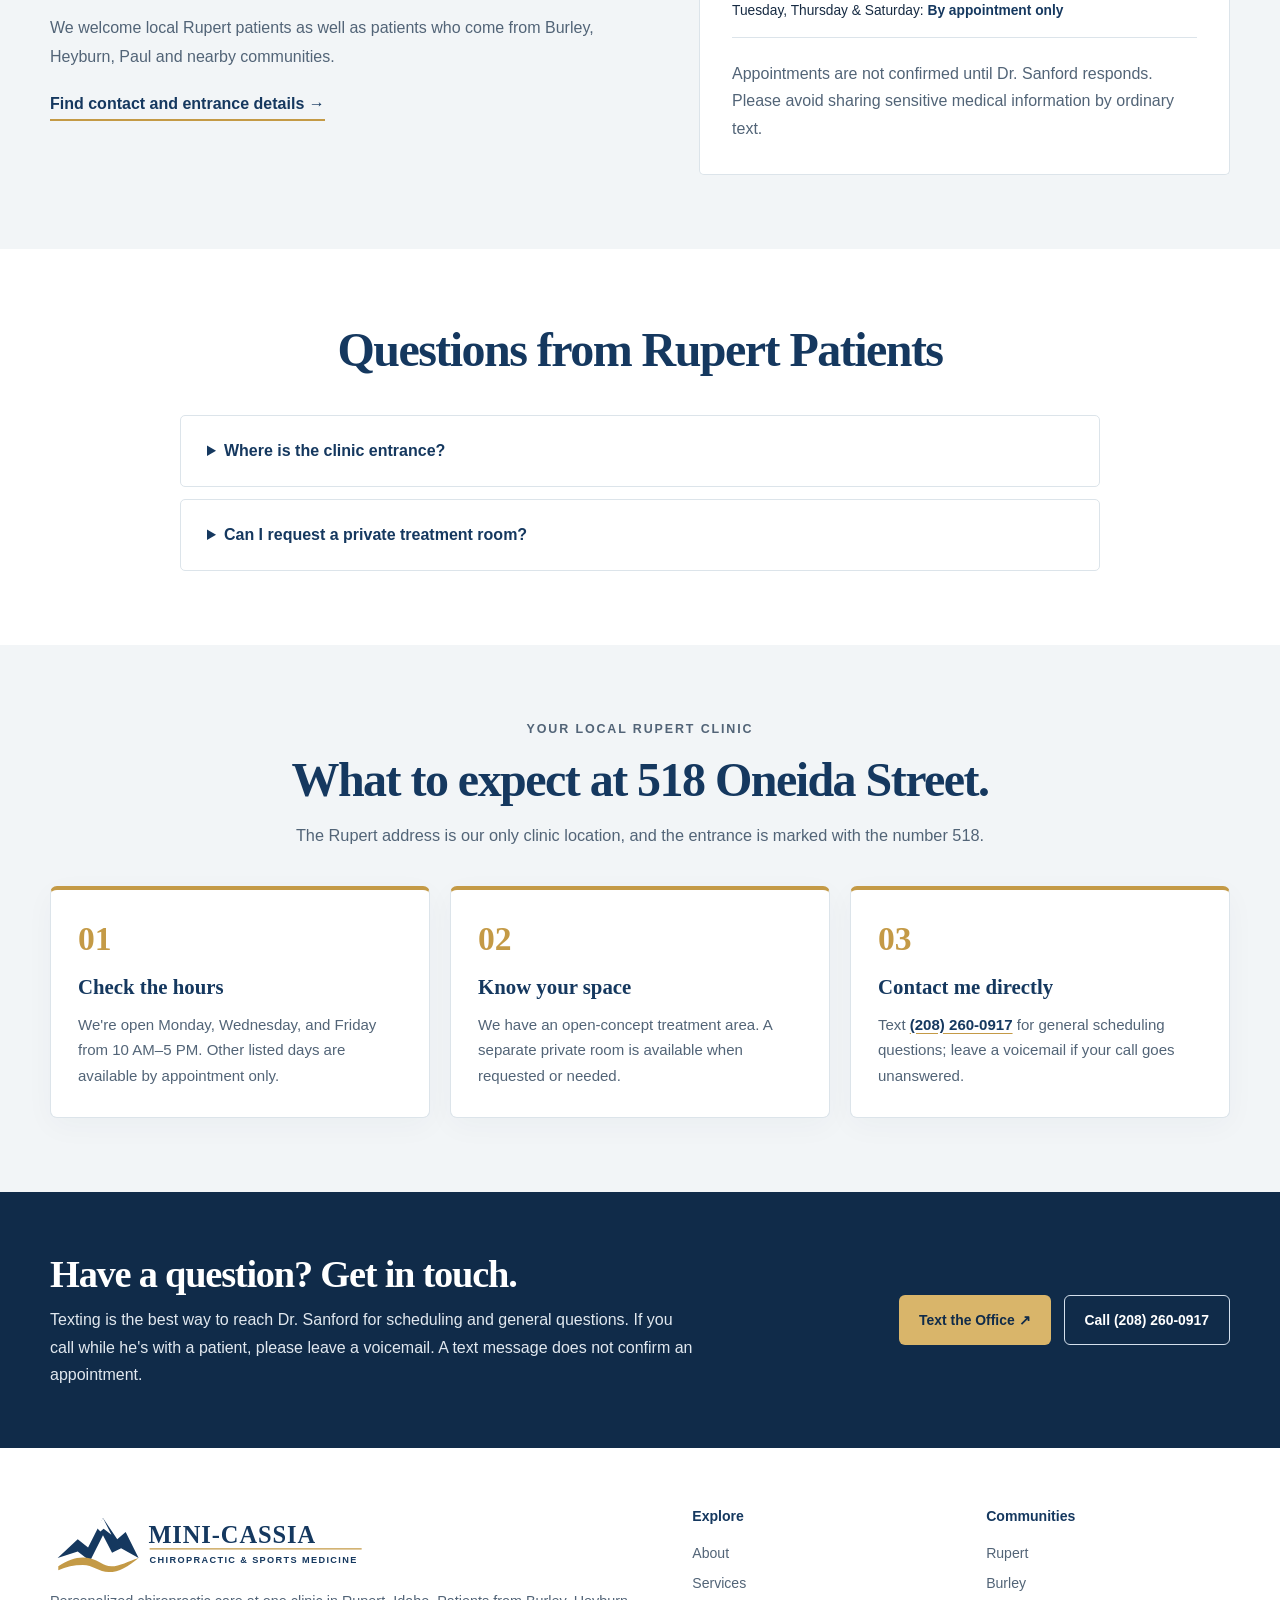
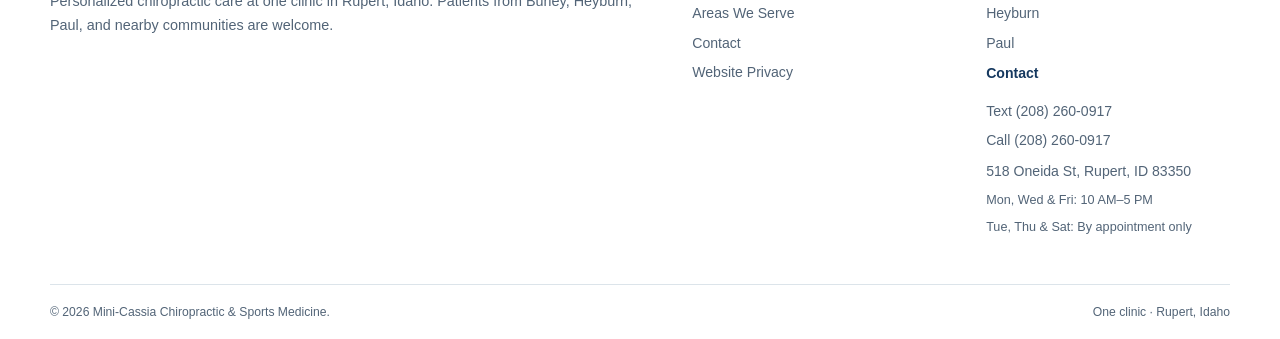
<file: areas-we-serve/rupert/index.html>
<!doctype html>
<html lang="en">
<head>
  <meta charset="utf-8">
  <meta name="viewport" content="width=device-width, initial-scale=1">
  <meta name="theme-color" content="#15385F">
  <title>Rupert Chiropractic Office, Hours & Directions | Mini-Cassia</title>
  <meta name="description" content="Our clinic is located right here in Rupert at 518 Oneida Street. See the entrance and learn how to reach Dr. Sanford before your visit.">
  <link rel="canonical" href="https://minicassiachiropractic.com/areas-we-serve/rupert/">
  <meta property="og:type" content="website"><meta property="og:site_name" content="Mini-Cassia Chiropractic & Sports Medicine">
  <meta property="og:title" content="Chiropractor in Rupert, Idaho">
  <meta property="og:description" content="Our clinic is located right here in Rupert at 518 Oneida Street. See the entrance and learn how to reach Dr. Sanford before your visit.">
  <meta property="og:url" content="https://minicassiachiropractic.com/areas-we-serve/rupert/">
  <meta property="og:image" content="https://minicassiachiropractic.com/assets/images/clinic-entrance.webp">
  <link rel="icon" type="image/svg+xml" href="../../favicon.svg">
  <link rel="stylesheet" href="../../assets/css/site.css">
  <script type="application/ld+json">{"@context":"https://schema.org","@type":"MedicalBusiness","name":"Mini-Cassia Chiropractic & Sports Medicine","url":"https://minicassiachiropractic.com/","telephone":"+12082600917","address":{"@type":"PostalAddress","streetAddress":"518 Oneida St","addressLocality":"Rupert","addressRegion":"ID","postalCode":"83350","addressCountry":"US"},"areaServed":[{"@type":"City","name":"Rupert"},{"@type":"City","name":"Burley"},{"@type":"City","name":"Heyburn"},{"@type":"City","name":"Paul"}],"openingHoursSpecification":[{"@type":"OpeningHoursSpecification","dayOfWeek":["Monday","Wednesday","Friday"],"opens":"10:00","closes":"17:00"}]}</script>
</head>
<body>
<a class="skip-link" href="#main-content">Skip to main content</a>
<div class="utility-bar"><div class="container utility-inner">
  <span class="utility-address">518 Oneida St, Rupert, ID 83350</span>
  <a href="tel:+12082600917">(208) 260-0917</a>
</div></div>
<header class="site-header" id="top"><div class="container header-inner">
  <a href="../../" class="brand" aria-label="Mini-Cassia Chiropractic and Sports Medicine homepage"><img src="../../assets/brand/logo-horizontal.svg" alt="Mini-Cassia Chiropractic &amp; Sports Medicine" width="540" height="120"></a>
  <nav class="desktop-nav" aria-label="Main navigation"><a href="../../">Home</a><a href="../../about/">About</a><a href="../../services/">Services</a><a href="../../areas-we-serve/" class="selected" aria-current="page">Areas We Serve</a><a href="../../contact/">Contact</a></nav>
  <a class="header-contact" href="sms:+12082600917">Text the Office <span aria-hidden="true">↗</span></a>
  <details class="mobile-nav" id="mobile-nav"><summary aria-label="Open navigation menu"><span></span><span></span><span></span></summary><nav aria-label="Mobile navigation"><a href="../../">Home</a><a href="../../about/">About</a><a href="../../services/">Services</a><a href="../../areas-we-serve/" aria-current="page">Areas We Serve</a><a href="../../contact/">Contact</a><a href="sms:+12082600917">Text the Office</a><a href="tel:+12082600917">Call the Office</a></nav></details>
</div></header>
<main id="main-content">
<section class="page-hero"><div class="container"><nav class="breadcrumb" aria-label="Breadcrumb"><a href="../../">Home</a> / Rupert Area</nav><p class="section-kicker">OUR PHYSICAL CLINIC LOCATION</p><h1>Chiropractic Care in<br><em>Rupert, Idaho.</em></h1><p class="lead">Our clinic is located right here in Rupert at 518 Oneida Street. See the entrance and learn how to reach Dr. Sanford before your visit.</p></div></section>
<section class="page-section"><div class="container two-column"><div class="content-copy"><p class="small-kicker">OUR PHYSICAL CLINIC LOCATION</p><h2>Visit Our Rupert Office</h2><p>Mini-Cassia Chiropractic &amp; Sports Medicine provides care at our Rupert office. You can find the entrance at <strong>518 Oneida Street, Rupert, ID 83350</strong>, where the door and nearby mailbox display number 518.</p><p>Inside, you'll find a reception area and an open-concept chiropractic treatment space. A separate private room is available when additional privacy is needed. If that matters for your visit, mention it when contacting Dr. Sanford.</p><div class="contact-actions"><a class="button button-navy" href="sms:+12082600917">Text the Office ↗</a><a class="button button-outline" href="tel:+12082600917">Call (208) 260-0917</a></div></div><img class="content-photo entry" src="../../assets/images/clinic-entrance.webp" alt="Entrance of Mini-Cassia Chiropractic in Rupert, showing the number 518" width="900" height="1200" loading="lazy"></div></section>
<section class="page-section light-section"><div class="container two-column"><div class="content-copy"><p class="small-kicker">ARRANGING A VISIT</p><h2>What to Know Before You Come</h2><p>Texting is the best way to get in touch for general questions and scheduling. Dr. Sanford personally runs the clinic, so calls may go to voicemail during appointments. If you call, please leave a voicemail and he'll get back to you when available.</p><p>We welcome local Rupert patients as well as patients who come from Burley, Heyburn, Paul and nearby communities.</p><p><a class="direction-link" href="../../contact/">Find contact and entrance details →</a></p></div><div class="info-card"><h3>Clinic Address</h3><p><strong>Mini-Cassia Chiropractic &amp; Sports Medicine</strong><br>518 Oneida Street, Rupert, ID 83350</p><p><a href="https://www.google.com/maps/search/?api=1&query=518+Oneida+St%2C+Rupert%2C+ID+83350" target="_blank" rel="noopener noreferrer">Get directions on Google Maps ↗</a></p><p><a href="sms:+12082600917">Text (208) 260-0917</a></p><p><a href="tel:+12082600917">Call (208) 260-0917</a></p><div class="office-hours"><strong class="office-hours-label">Office Hours</strong><p>Monday, Wednesday &amp; Friday: <strong>10:00 AM–5:00 PM</strong></p><p>Tuesday, Thursday &amp; Saturday: <strong>By appointment only</strong></p></div><p>Appointments are not confirmed until Dr. Sanford responds. Please avoid sharing sensitive medical information by ordinary text.</p></div></div></section><section class="page-section"><div class="container"><div class="page-heading-centered"><h2>Questions from Rupert Patients</h2></div><div class="faq-list"><details><summary>Where is the clinic entrance?</summary><p>Look for the door marked 518 at 518 Oneida Street in Rupert. The entrance photograph on this page shows what to look for.</p></details><details><summary>Can I request a private treatment room?</summary><p>Yes. The main treatment area is open-concept, and a separate private room is available when additional privacy is needed. Mention your preference when arranging your visit.</p></details></div></div></section>
<section class="page-section page-detail-section light-section" aria-labelledby="rupert-next-title"><div class="container"><div class="page-heading-centered"><p class="small-kicker">YOUR LOCAL RUPERT CLINIC</p><h2 id="rupert-next-title">What to expect at 518 Oneida Street.</h2><p>The Rupert address is our only clinic location, and the entrance is marked with the number 518.</p></div><div class="detail-steps"><article class="detail-step"><span class="step-index" aria-hidden="true">01</span><h3>Check the hours</h3><p>We're open Monday, Wednesday, and Friday from 10 AM–5 PM. Other listed days are available by appointment only.</p></article>
<article class="detail-step"><span class="step-index" aria-hidden="true">02</span><h3>Know your space</h3><p>We have an open-concept treatment area. A separate private room is available when requested or needed.</p></article>
<article class="detail-step"><span class="step-index" aria-hidden="true">03</span><h3>Contact me directly</h3><p>Text <a href="sms:+12082600917">(208) 260-0917</a> for general scheduling questions; leave a voicemail if your call goes unanswered.</p></article></div></div></section>
<section class="cta-band"><div class="container cta-inner"><div><h2>Have a question? Get in touch.</h2><p>Texting is the best way to reach Dr. Sanford for scheduling and general questions. If you call while he's with a patient, please leave a voicemail. A text message does not confirm an appointment.</p></div><div class="contact-actions"><a class="button button-gold" href="sms:+12082600917">Text the Office ↗</a><a class="button button-outline" href="tel:+12082600917">Call (208) 260-0917</a></div></div></section>
</main>
<footer class="site-footer"><div class="container footer-inner">
    <div class="footer-brand"><a href="../../"><img src="../../assets/brand/logo-horizontal.svg" width="540" height="120" alt="Mini-Cassia Chiropractic and Sports Medicine"></a><p>Personalized chiropractic care at one clinic in Rupert, Idaho. Patients from Burley, Heyburn, Paul, and nearby communities are welcome.</p></div>
    <div class="footer-links"><strong>Explore</strong><a href="../../about/">About</a><a href="../../services/">Services</a><a href="../../areas-we-serve/">Areas We Serve</a><a href="../../contact/">Contact</a><a href="../../privacy/">Website Privacy</a></div>
    <div class="footer-links"><strong>Communities</strong><a href="../../areas-we-serve/rupert/">Rupert</a><a href="../../areas-we-serve/burley/">Burley</a><a href="../../areas-we-serve/heyburn/">Heyburn</a><a href="../../areas-we-serve/paul/">Paul</a><strong>Contact</strong><a href="sms:+12082600917">Text (208) 260-0917</a><a href="tel:+12082600917">Call (208) 260-0917</a><span>518 Oneida St, Rupert, ID 83350</span><span class="footer-hours">Mon, Wed &amp; Fri: 10 AM–5 PM</span><span class="footer-hours">Tue, Thu &amp; Sat: By appointment only</span></div>
</div><div class="container footer-bottom"><span>© <span id="copyright-year">2026</span> Mini-Cassia Chiropractic &amp; Sports Medicine.</span><span>One clinic · Rupert, Idaho</span></div></footer>
<script src="../../assets/js/site.js" defer></script>
</body></html>
</file>
<file: assets/css/site.css>
:root{--navy:#15385f;--navy-dark:#102b49;--gold:#c49a46;--gold-bright:#d9b56a;--ivory:#f9f7f2;--mist:#f2f5f7;--ink:#172b43;--muted:#526477;--border:#dce4ea;--content:1180px}
*,*::before,*::after{box-sizing:border-box}html{scroll-behavior:smooth;scroll-padding-top:94px}body{margin:0;font:400 16px/1.65 -apple-system,BlinkMacSystemFont,'Segoe UI',Roboto,Arial,sans-serif;color:var(--ink);background:white;-webkit-font-smoothing:antialiased}h1,h2,h3,p,figure{margin:0}h1,h2,h3{line-height:1.16}h1,h2{font-family:Georgia,'Times New Roman',serif;letter-spacing:-.032em}h1 em,h2 em{font-weight:400;color:var(--gold);font-style:italic}a{color:inherit;text-decoration:none}a:focus-visible,button:focus-visible,summary:focus-visible{outline:3px solid #d2a94e;outline-offset:4px}img{max-width:100%;height:auto;display:block}svg{display:block} .container{width:min(calc(100% - 48px),var(--content));margin-inline:auto} .skip-link{position:absolute;left:1rem;top:-8rem;background:var(--gold);color:var(--navy);padding:.55rem 1rem;z-index:1000}.skip-link:focus{top:1rem}
.utility-bar{background:var(--navy-dark);color:#f8f9fb;font-size:.78rem}.utility-inner{display:flex;justify-content:space-between;gap:1rem;align-items:center;min-height:39px}.utility-inner a,.utility-address{display:inline-flex;align-items:center;gap:.55rem}.utility-inner svg{height:15px;width:15px;stroke:var(--gold-bright);fill:none;stroke-width:2;stroke-linecap:round;stroke-linejoin:round}.site-header{background:#fff;position:sticky;top:0;z-index:20;box-shadow:0 3px 20px rgba(15,44,72,.06)}.header-inner{display:flex;align-items:center;justify-content:space-between;min-height:92px;gap:1.25rem}.brand{display:block;flex:0 1 285px}.brand img{width:100%;height:auto}.desktop-nav{display:flex;align-items:center;gap:1.55rem;margin-left:auto}.desktop-nav a{font-size:.87rem;font-weight:700;color:var(--ink);transition:color .2s}.desktop-nav a:hover,.desktop-nav .selected{color:#9d721e}.header-contact{border:1.5px solid var(--navy);color:var(--navy);font-size:.82rem;padding:.72rem 1.1rem;border-radius:7px;font-weight:800;white-space:nowrap}.header-contact:hover{background:var(--navy);color:#fff}.mobile-nav{display:none}
.hero{overflow:hidden;position:relative;background:linear-gradient(115deg,#fff 0%,#fff 46%,#f1f5f7 100%)}.hero-mountain{position:absolute;right:-120px;bottom:-8px;width:62%;height:45%;background:linear-gradient(140deg,transparent 48%,rgba(21,56,95,.06) 48%,rgba(21,56,95,.06) 56%,transparent 56%),linear-gradient(155deg,transparent 48%,rgba(196,154,70,.08) 48%,rgba(196,154,70,.08) 55%,transparent 55%);pointer-events:none}.hero-grid{display:grid;grid-template-columns:1.08fr .92fr;align-items:center;gap:3rem;min-height:590px;padding-top:44px}.hero-copy{padding:10px 0 54px;position:relative;z-index:1}.eyebrow,.section-kicker{color:#a57828;font-size:.76rem;letter-spacing:.17em;font-weight:800}.eyebrow{display:flex;align-items:center;gap:.7rem}.eyebrow-line{height:2px;width:25px;background:var(--gold)}.hero h1{font-size:clamp(3.45rem,6vw,5.45rem);margin:24px 0 23px;color:var(--navy-dark)}.hero h1 em{display:block}.hero-lead{font-size:1.2rem;max-width:560px;font-weight:600;line-height:1.55}.hero-sub{max-width:580px;font-size:1rem;color:var(--muted);margin:18px 0 31px}.hero-actions{display:flex;gap:25px;align-items:center;flex-wrap:wrap}.button{display:inline-flex;gap:1.2rem;align-items:center;justify-content:space-between;min-height:50px;padding:12px 20px;border-radius:6px;font-size:.87rem;line-height:1.2;font-weight:800;transition:transform .2s,filter .2s,background .2s}.button:hover{transform:translateY(-2px);filter:brightness(1.04)}.button-navy{background:var(--navy);color:#fff}.button-outline{background:transparent;color:var(--navy);border:1.5px solid var(--navy)}.button-outline:hover{background:#f0f4f7}.button-gold{background:var(--gold-bright);color:var(--navy-dark)}.text-link{display:inline-flex;align-items:center;gap:13px;font-weight:800;color:var(--navy);padding-bottom:3px;border-bottom:1.5px solid var(--gold)}.text-link:hover{color:#987121}.hero-hint{margin-top:22px;font-size:.82rem;color:var(--muted)}.hero-portrait-wrap{position:relative;align-self:stretch;min-height:540px;display:flex;align-items:flex-end;justify-content:center}.portrait-arc{position:absolute;inset:11% 0 0 9%;border:3px solid rgba(196,154,70,.35);border-radius:250px 250px 0 0;transform:translate(16px,7px)}.portrait-card{height:550px;width:min(100%,440px);border-radius:230px 230px 0 0;overflow:hidden;position:relative;z-index:1;background:#dcc5b1}.portrait-card img{height:100%;width:100%;object-fit:cover;object-position:center 13%}.portrait-tag{position:absolute;z-index:2;bottom:35px;left:-12px;background:#fff;box-shadow:0 13px 42px rgba(0,0,0,.12);border-left:4px solid var(--gold);padding:15px 22px;display:flex;flex-direction:column;line-height:1.38}.portrait-tag strong{font-size:.9rem;color:var(--navy)}.portrait-tag small{font-size:.75rem;color:var(--muted)}.portrait-tag-gold{display:none}
.intro-band{background:var(--navy);color:#fff}.benefit-grid{display:grid;grid-template-columns:repeat(3,1fr);gap:30px;padding:26px 0}.benefit{display:flex;gap:15px;align-items:baseline;border-right:1px solid rgba(255,255,255,.19)}.benefit:last-child{border:0}.benefit-number{font:italic 1.3rem Georgia,serif;color:var(--gold-bright)}.benefit strong,.benefit span:last-child{display:block}.benefit strong{font-size:.93rem}.benefit div span{font-size:.82rem;color:#d9e1e8}
.section{padding:104px 0}.section-heading{display:flex;justify-content:space-between;align-items:end;gap:50px;margin-bottom:40px}.section-heading h2,.story-copy h2,.area-header h2,.contact-section h2{font-size:clamp(2.1rem,4vw,3.55rem);color:var(--navy);margin-top:15px}.section-heading>p{max-width:420px;color:var(--muted);font-size:.97rem}.services-section{background:#fff}.service-grid{display:grid;grid-template-columns:repeat(5,1fr);gap:13px}.service-card{padding:27px 22px;background:var(--mist);border:1px solid transparent;min-height:225px;transition:box-shadow .2s,border-color .2s}.service-card:hover{border-color:var(--gold);box-shadow:0 7px 30px rgba(21,56,95,.07)}.service-icon{display:flex;align-items:center;justify-content:center;width:43px;height:43px;color:var(--gold);font-size:2rem;font-family:Georgia,serif;border-bottom:2px solid var(--gold);margin-bottom:25px}.service-card h3{font-size:1.06rem;line-height:1.32;color:var(--navy);margin-bottom:12px}.service-card p{font-size:.85rem;color:var(--muted);line-height:1.6}
.story-section{background:var(--ivory)}.story-grid{display:grid;grid-template-columns:.9fr 1.1fr;gap:8%;align-items:center}.story-photo{position:relative;width:100%;max-width:440px;height:510px}.story-photo img{height:100%;width:100%;object-fit:cover;object-position:center 50%;border-radius:4px}.story-photo:before{content:'';position:absolute;inset:-15px 26px 15px -15px;border:1.5px solid var(--gold);pointer-events:none}.story-photo-tag{position:absolute;bottom:25px;left:-18px;background:var(--navy);color:#fff;font-weight:800;letter-spacing:.1em;font-size:.7rem;padding:16px 20px}.story-copy p:not(.section-kicker){max-width:570px;color:var(--muted);margin-top:20px}.story-copy p:first-of-type:not(.section-kicker){font-size:1.05rem}.story-copy .story-signature{font:italic 1.45rem Georgia,serif;color:#a87b2e;margin:20px 0}.story-copy .text-link{margin-top:8px}
.clinic-section{background:#fff}.clinic-heading{margin-bottom:35px}.photo-grid{display:grid;grid-template-columns:repeat(3,1fr);gap:18px}.photo-grid figure{position:relative;height:345px;overflow:hidden;background:var(--mist)}.photo-grid img{width:100%;height:100%;object-fit:cover;transition:transform .3s}.photo-grid figure:hover img{transform:scale(1.035)}.photo-grid figcaption{position:absolute;bottom:0;left:0;right:0;background:linear-gradient(0deg,rgba(11,35,60,.95),rgba(11,35,60,0));color:#fff;font-size:.97rem;font-weight:800;padding:50px 20px 18px}.privacy-line{margin-top:24px;padding-left:18px;border-left:3px solid var(--gold);color:var(--muted);font-size:.93rem}
.area-section{background:var(--mist)}.area-header{text-align:center;max-width:745px;margin:0 auto 35px}.area-header p:last-child{color:var(--muted);margin-top:14px}.area-grid{display:grid;grid-template-columns:repeat(4,1fr);gap:17px}.area-card{padding:26px 25px;background:#fff;border:1px solid var(--border);border-radius:5px;min-height:155px}.area-card.primary-area{border-top:4px solid var(--gold)}.area-card h3{font:700 1.32rem Georgia,serif;color:var(--navy);margin-bottom:6px}.area-card p{font-size:.85rem;color:var(--muted)}.location-icon{display:block;font-size:1.6rem;line-height:1;color:var(--gold);margin-bottom:15px}
.contact-section{background:var(--navy-dark);color:#fff;padding:95px 0;position:relative;overflow:hidden}.contact-section:before{content:'';position:absolute;width:460px;height:460px;right:0;top:-250px;border:60px solid rgba(196,154,70,.055);border-radius:50%}.contact-grid{display:grid;grid-template-columns:1fr .75fr;gap:10%;align-items:center}.contact-section h2{color:#fff;margin:14px 0 26px}.contact-section h2 em{color:var(--gold-bright)}.section-kicker-gold{color:var(--gold-bright)}.contact-grid>div:first-child>p:not(.section-kicker){max-width:560px;margin-top:15px;color:#e3e9ee}.contact-grid>div:first-child>.contact-warning{font-size:.77rem;color:#c9d6df;margin-top:24px}.contact-card{position:relative;background:#fff;color:var(--navy);border-top:4px solid var(--gold);padding:36px;display:flex;flex-direction:column;align-items:stretch}.contact-card-heading{letter-spacing:.13em;font-size:.73rem;color:#9e742e;font-weight:800}.phone-number{font:700 clamp(1.8rem,3vw,2.5rem) Georgia,serif;color:var(--navy);white-space:nowrap;margin:13px 0 4px}.contact-caption{font-size:.75rem;color:var(--muted)}.contact-divider{height:1px;background:var(--border);margin:22px 0}.contact-card address{font-style:normal;font-weight:700;line-height:1.6;margin-bottom:23px}.contact-card .button{align-self:stretch;justify-content:center;margin-bottom:12px}.contact-card .button span{margin-left:8px}
.site-footer{background:#fff}.footer-inner{display:grid;grid-template-columns:1.7fr .7fr .7fr;gap:50px;padding:57px 0 48px}.footer-brand img{max-width:330px}.footer-brand p{color:var(--muted);margin-top:12px;font-size:.9rem}.footer-links{display:flex;flex-direction:column;gap:8px;font-size:.88rem;color:var(--muted)}.footer-links strong{color:var(--navy);margin-bottom:7px}.footer-links a:hover{color:#9b7021}.footer-bottom{border-top:1px solid var(--border);display:flex;align-items:center;justify-content:space-between;padding:17px 0;font-size:.76rem;color:var(--muted)}
@media(max-width:1160px){.desktop-nav{gap:1rem}.brand{flex-basis:260px}.service-grid{grid-template-columns:repeat(3,1fr)}.service-card{min-height:190px}}
@media(max-width:970px){.header-contact{display:none}.desktop-nav{display:none}.mobile-nav{position:relative;display:block;margin-left:auto}.mobile-nav summary{cursor:pointer;list-style:none;display:flex;flex-direction:column;gap:5px;padding:13px;border:1px solid var(--border);border-radius:5px}.mobile-nav summary::-webkit-details-marker{display:none}.mobile-nav summary span{display:block;height:2px;width:22px;background:var(--navy)}.mobile-nav nav{position:absolute;top:calc(100% + 12px);right:0;width:min(310px,85vw);background:#fff;box-shadow:0 17px 35px rgba(14,32,51,.19);padding:18px;display:flex;flex-direction:column;gap:2px;border:1px solid var(--border)}.mobile-nav nav a{padding:10px 13px;font-weight:700}.mobile-nav nav a:hover{background:var(--mist)}.hero-grid{gap:1rem}.hero h1{font-size:clamp(3.1rem,6vw,4.8rem)}.hero-portrait-wrap{min-height:480px}.portrait-card{height:490px}.portrait-tag{left:-4px}.benefit-grid{gap:10px}.benefit{padding-right:10px}.contact-grid{gap:4%}}
@media(max-width:700px){.container{width:min(calc(100% - 32px),var(--content))}.utility-inner{min-height:34px;font-size:.7rem}.utility-address{max-width:215px}.header-inner{min-height:75px}.brand{flex-basis:240px}.hero-grid{display:flex;flex-direction:column;gap:0;padding-top:30px}.hero-copy{padding:30px 0 0}.hero h1{font-size:clamp(3.2rem,10vw,4.6rem);margin:18px 0}.hero-lead{font-size:1.04rem}.hero-sub{margin:15px 0 25px}.hero-portrait-wrap{margin-top:28px;min-height:400px;align-self:stretch}.portrait-card{height:395px;width:min(86%,360px)}.portrait-arc{inset:7% 8% 0 10%}.portrait-tag{bottom:22px;left:5%}.benefit-grid{grid-template-columns:1fr;gap:0;padding:12px 0}.benefit{border:0;border-bottom:1px solid rgba(255,255,255,.15);padding:16px 0}.benefit:last-child{border:0}.section{padding:65px 0}.section-heading{display:block;margin-bottom:27px}.section-heading>p{margin-top:15px}.service-grid{grid-template-columns:repeat(2,1fr)}.service-card{min-height:208px;padding:22px 18px}.story-grid{grid-template-columns:1fr;gap:48px}.story-photo{height:390px;max-width:100%}.story-photo img{object-position:center 54%}.story-photo:before{inset:-11px 20px 11px -9px}.story-photo-tag{left:0;bottom:0}.photo-grid{grid-template-columns:repeat(2,1fr);gap:12px}.photo-grid figure{height:300px}.photo-grid figure:first-child{grid-column:span 2;height:300px}.area-grid{grid-template-columns:repeat(2,1fr);gap:12px}.area-card{padding:22px}.contact-grid{grid-template-columns:1fr;gap:35px}.contact-section{padding:67px 0}.footer-inner{grid-template-columns:1fr 1fr;gap:26px}.footer-brand{grid-column:span 2}.footer-bottom{gap:10px;flex-wrap:wrap}}
@media(max-width:430px){.utility-address{font-size:.65rem}.utility-inner>a{font-size:.65rem;white-space:nowrap}.brand{flex-basis:200px}.hero h1{font-size:3.15rem}.hero-actions{gap:18px}.hero-portrait-wrap{min-height:370px}.portrait-card{height:360px}.service-grid{grid-template-columns:1fr}.service-card{min-height:130px;display:grid;grid-template-columns:55px auto;grid-template-rows:auto auto;align-items:start;column-gap:8px}.service-icon{grid-row:span 2}.service-card p{margin-top:4px}.photo-grid figure:first-child{height:250px}.photo-grid figure{height:245px}.area-grid{grid-template-columns:1fr}.area-card{min-height:0}.contact-card{padding:25px}.phone-number{font-size:1.8rem}.footer-inner{gap:20px}}
@media(prefers-reduced-motion:reduce){html{scroll-behavior:auto}*,*::before,*::after{transition:none!important;animation:none!important}}

/* Phase 2: multi-page website */
a:focus-visible,button:focus-visible,summary:focus-visible{outline:3px solid #b8882f;outline-offset:3px}
.selected{color:#a47b36}
.desktop-nav a{white-space:nowrap}
.page-hero{background:linear-gradient(120deg,#eef3f7 0%,#fdfcf9 74%);padding:78px 0 70px;position:relative;overflow:hidden}
.page-hero:after{content:"";pointer-events:none;position:absolute;bottom:-135px;right:-120px;width:430px;height:430px;border:55px solid rgba(196,154,70,.085);border-radius:50%}
.page-hero .container{position:relative;z-index:1}
.page-hero .eyebrow{margin-bottom:21px}
.page-hero h1{font:700 clamp(2.6rem,5.2vw,4.5rem)/1.1 Georgia,'Times New Roman',serif;color:var(--navy);max-width:900px;letter-spacing:-.035em}
.page-hero h1 em{color:#a27630;font-weight:400}
.page-hero .lead{font-size:1.17rem;line-height:1.7;color:var(--muted);max-width:780px;margin:25px 0 0}
.breadcrumb{font-size:.8rem;display:flex;gap:9px;flex-wrap:wrap;margin-bottom:25px;color:var(--muted)}
.breadcrumb a{text-decoration:underline;text-underline-offset:4px}
.eyebrow+.breadcrumb{margin-top:8px}
.page-section{padding:74px 0}
.two-column{display:grid;grid-template-columns:1.1fr 1fr;gap:65px;align-items:center}
.two-column.reverse{grid-template-columns:1fr 1.1fr}
.content-copy h2,.section-copy h2{color:var(--navy);font:700 clamp(2rem,4vw,3.15rem)/1.12 Georgia,serif;letter-spacing:-.02em;margin:0 0 20px}
.content-copy h3{color:var(--navy);font:700 1.45rem Georgia,serif;margin:24px 0 10px}
.content-copy p,.section-copy p{line-height:1.85;color:var(--muted);margin:0 0 17px}
.content-copy ul{padding-left:23px;color:var(--muted);line-height:1.85;margin-bottom:15px}
.content-copy ul li{margin:5px 0}
.content-photo{width:100%;height:470px;object-fit:cover;border-radius:6px;box-shadow:0 20px 50px rgba(21,56,95,.12)}
.content-photo.portrait{height:550px;object-position:center 20%}
.content-photo.entry{object-position:center 50%}
.light-section{background:var(--mist)}
.small-kicker{font-size:.78rem;letter-spacing:.15em;text-transform:uppercase;font-weight:800;color:#a27630;margin-bottom:12px!important}
.info-card{background:#fff;padding:32px;border:1px solid var(--border);border-top:3px solid var(--gold);border-radius:5px}
.info-card h3{font:700 1.4rem Georgia,serif;color:var(--navy);margin-bottom:13px}
.info-card p{color:var(--muted);line-height:1.7;margin:0 0 11px}
.info-card a{color:var(--navy);font-weight:700;text-decoration:underline;text-underline-offset:3px}
.info-card p:last-child{margin-bottom:0}
.three-card-grid{display:grid;grid-template-columns:repeat(3,1fr);gap:20px}
.two-card-grid{display:grid;grid-template-columns:repeat(2,1fr);gap:20px}
.faq-list{max-width:920px;margin:30px auto 0;display:grid;gap:12px}
.faq-list details{background:#fff;border:1px solid var(--border);border-radius:5px;padding:22px 26px}
.faq-list summary{cursor:pointer;font-weight:800;color:var(--navy);padding-right:10px}
.faq-list p{padding-top:14px;color:var(--muted);line-height:1.8}
.page-heading-centered{text-align:center;max-width:760px;margin:0 auto 38px}
.page-heading-centered h2{font:700 clamp(2rem,4vw,3rem)/1.12 Georgia,serif;color:var(--navy);margin-bottom:16px}
.page-heading-centered p{color:var(--muted);line-height:1.7}
.city-grid{display:grid;grid-template-columns:repeat(2,1fr);gap:18px}
.city-link-card{display:block;background:#fff;padding:31px;border:1px solid var(--border);border-left:4px solid var(--gold);transition:box-shadow .2s,transform .2s}
.city-link-card:hover{box-shadow:0 9px 30px rgba(21,56,95,.12);transform:translateY(-2px)}
.city-link-card h3{font:700 1.5rem Georgia,serif;color:var(--navy);margin-bottom:9px}
.city-link-card p{color:var(--muted);line-height:1.7;margin-bottom:10px}
.city-link-card span{font-weight:800;color:#815e22;font-size:.91rem}
.contact-actions{display:flex;flex-wrap:wrap;gap:13px;align-items:center;margin:24px 0}
.contact-actions .button{margin:0}
.notice{padding:18px 20px;background:#edf2f8;border-left:4px solid var(--gold);color:#31445a;border-radius:3px;font-size:.94rem;line-height:1.7}
.notice strong{color:var(--navy)}
.direction-link{display:inline-block;font-weight:700;border-bottom:2px solid var(--gold);color:var(--navy)}
.cta-band{background:var(--navy-dark);color:#fff;padding:60px 0}
.cta-inner{display:flex;align-items:center;justify-content:space-between;gap:35px}
.cta-band h2{font:700 clamp(1.9rem,3vw,2.7rem) Georgia,serif;margin-bottom:10px}
.cta-band p{color:#e1e8ef;max-width:650px;line-height:1.7}
.cta-band .button{white-space:nowrap}
.cta-band .button.button-outline{color:#fff;border-color:#d5e0ec}
.cta-band .button.button-outline:hover{background:#234b70}
.area-card{display:block}
.area-card:hover{box-shadow:0 8px 28px rgba(21,56,95,.1)}
.area-card:focus-visible{outline:3px solid var(--gold);outline-offset:3px}
.site-header .selected{color:#b17c25;border-bottom:2px solid var(--gold)}
.contact-card .button-outline{color:var(--navy)}
.section-heading .text-link,.area-grid a{text-decoration:none}
.contact-warning, .privacy-line{line-height:1.7}
.footer-links a{line-height:1.55}
@media(max-width:900px){.two-column,.two-column.reverse{grid-template-columns:1fr;gap:30px}.three-card-grid{grid-template-columns:repeat(2,1fr)}.content-photo{height:390px}.content-photo.portrait{max-width:570px}.page-hero{padding:65px 0}}
@media(max-width:650px){.page-hero{padding:42px 0 44px}.page-hero h1{font-size:clamp(2.2rem,9.2vw,3.3rem)}.page-section{padding:55px 0}.three-card-grid,.two-card-grid,.city-grid{grid-template-columns:1fr}.content-photo,.content-photo.portrait{height:360px}.info-card{padding:25px}.cta-inner{flex-direction:column;align-items:flex-start}.cta-inner .contact-actions{margin-bottom:0}.faq-list details{padding:18px}.contact-actions{flex-direction:column;align-items:stretch}.contact-actions .button{justify-content:center}}

/* Portrait refinement (design review): circular crop, gold halo and light on-screen image correction. */
.hero-portrait-wrap { align-items:center; padding:36px 0 46px; }
.portrait-card { width:min(100%,420px); height:auto; aspect-ratio:1 / 1; border-radius:50%; overflow:hidden; border:8px solid #fff; background:#bfa78d; box-shadow:0 20px 55px rgba(16,43,73,.14); flex:none; }
.portrait-card img { height:100%; width:100%; object-fit:cover; object-position:center 24%; filter:brightness(1.045) contrast(1.025) saturate(.97); transform:scale(1.085); }
.portrait-arc { inset:auto; width:min(calc(100% + 18px),459px); height:auto; aspect-ratio:1 / 1; border-radius:50%; top:50%; left:50%; transform:translate(-50%,-50%); border:3px solid rgba(196,154,70,.68); pointer-events:none; }
.portrait-tag { left:0; bottom:3%; border-left:4px solid var(--gold); border-radius:4px; }
@media (max-width:970px) {
  .hero-portrait-wrap { min-height:495px; }
  .portrait-card { width:min(100%,380px); height:auto; aspect-ratio:1 / 1; }
  .portrait-arc { width:min(calc(100% + 18px),416px); }
}
@media (max-width:700px) {
  .hero-portrait-wrap { min-height:430px; padding:18px 0 56px; }
  .portrait-card { width:min(82vw,342px); height:auto; aspect-ratio:1 / 1; }
  .portrait-arc { width:min(87vw,370px); }
  .portrait-tag { bottom:1%; left:2%; }
}
@media (max-width:430px) {
  .hero-portrait-wrap { min-height:380px; }
  .portrait-card { width:min(78vw,300px); height:auto; aspect-ratio:1 / 1; }
  .portrait-arc { width:min(84vw,322px); }
  .portrait-tag { bottom:0; left:0; }
}

/* Confirmed office hours — homepage contact card, contact and Rupert pages. */
.office-hours{margin:0 0 22px;padding:15px 0;border-top:1px solid var(--border);border-bottom:1px solid var(--border);font-size:.86rem;line-height:1.55}
.office-hours-label{display:block;color:var(--navy);font-weight:800;margin-bottom:7px}
.office-hours p{margin:5px 0;color:var(--ink)}
.office-hours p strong{color:var(--navy);font-weight:700}
.footer-hours{font-size:.79rem;line-height:1.45}

/* Interior page finishing touches: clear three-step journeys and coherent portrait styling */
.page-detail-section{background:#fff}
.page-detail-section.light-section{background:var(--mist)}
.page-detail-section .page-heading-centered{max-width:800px;margin-bottom:36px}
.page-detail-section .page-heading-centered>p:not(.small-kicker){color:var(--muted);margin-top:13px;font-size:1.02rem;line-height:1.7}
.detail-steps{display:grid;grid-template-columns:repeat(3,minmax(0,1fr));gap:20px}
.detail-step{position:relative;background:#fff;border:1px solid var(--border);border-top:4px solid var(--gold);border-radius:7px;padding:32px 27px 29px;box-shadow:0 8px 30px rgba(18,50,79,.035)}
.page-detail-section:not(.light-section) .detail-step{background:var(--mist)}
.detail-step .step-index{display:block;font-family:Georgia,serif;font-size:2.1rem;font-weight:700;line-height:1;color:var(--gold);margin-bottom:19px}
.detail-step h3{font:700 1.3rem/1.2 Georgia,serif;color:var(--navy);margin-bottom:12px}
.detail-step p{font-size:.94rem;line-height:1.7;color:var(--muted);margin:0}
.detail-step a,.detail-note a{color:var(--navy);text-decoration:underline;text-decoration-color:var(--gold);text-underline-offset:3px;font-weight:700}
.detail-note{max-width:940px;margin:27px auto 0;color:var(--muted);font-size:.92rem;line-height:1.7;text-align:center}
.content-photo.portrait{width:min(100%,420px);height:auto;aspect-ratio:1/1;object-fit:cover;object-position:center 22%;border-radius:50%;border:9px solid #fff;outline:3px solid rgba(196,154,70,.55);box-shadow:0 17px 42px rgba(16,43,73,.15);margin-inline:auto}
@media(max-width:800px){.detail-steps{grid-template-columns:1fr;gap:14px}.detail-step{padding:24px 24px 22px}.detail-step .step-index{font-size:1.6rem;margin-bottom:12px}.detail-step h3{margin-bottom:9px}.page-detail-section .page-heading-centered{margin-bottom:24px}}
@media(max-width:650px){.content-photo.portrait{width:min(78vw,360px);height:auto;aspect-ratio:1/1}.page-detail-section .page-heading-centered>p:not(.small-kicker){font-size:.96rem}}

/* Approved smiling headshot: its transparent WebP already contains the gold circle and soft shadow. */
.hero-portrait-wrap .portrait-arc { display:none; }
.hero-portrait-wrap .portrait-card { border:0; background:transparent; box-shadow:none; }
.hero-portrait-wrap .portrait-card img { object-fit:contain; object-position:center; filter:none; transform:none; }
.content-photo.portrait { border:0; outline:0; box-shadow:none; background:transparent; object-fit:contain; object-position:center; }
</file>
